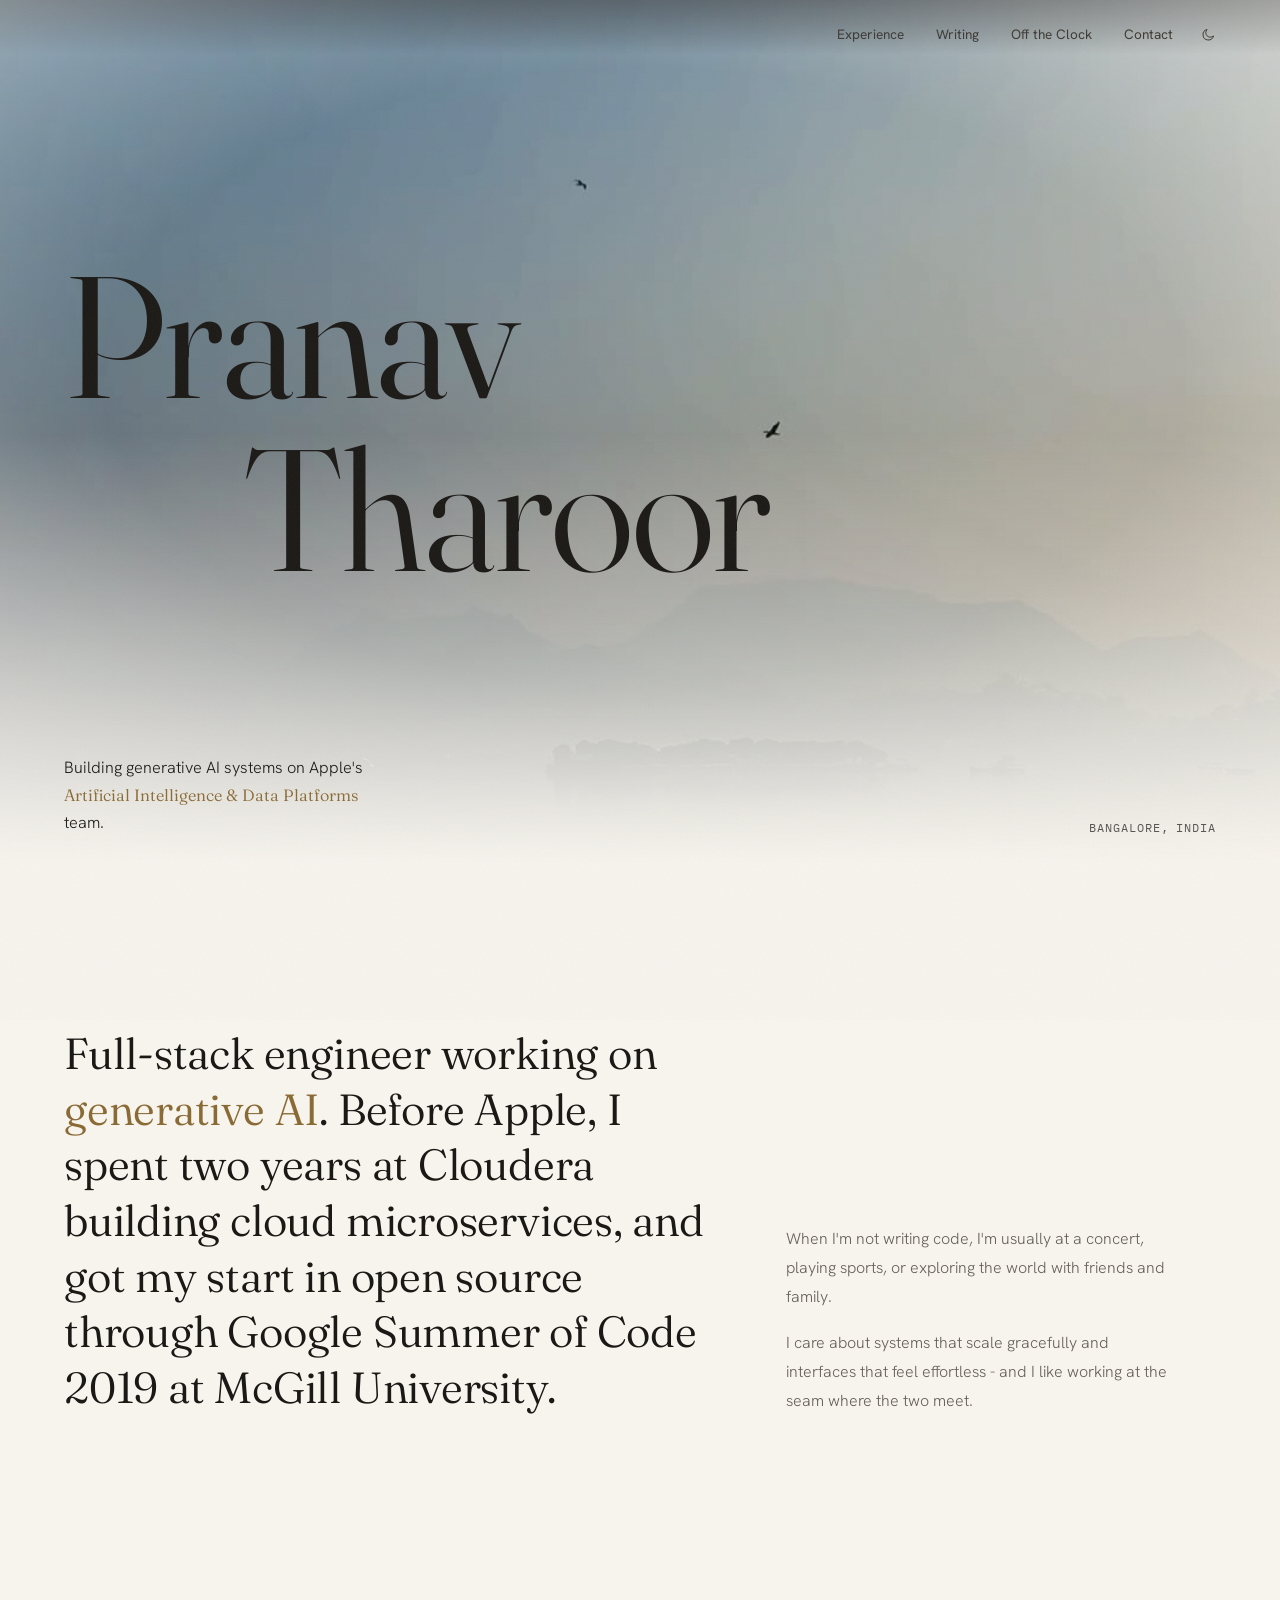
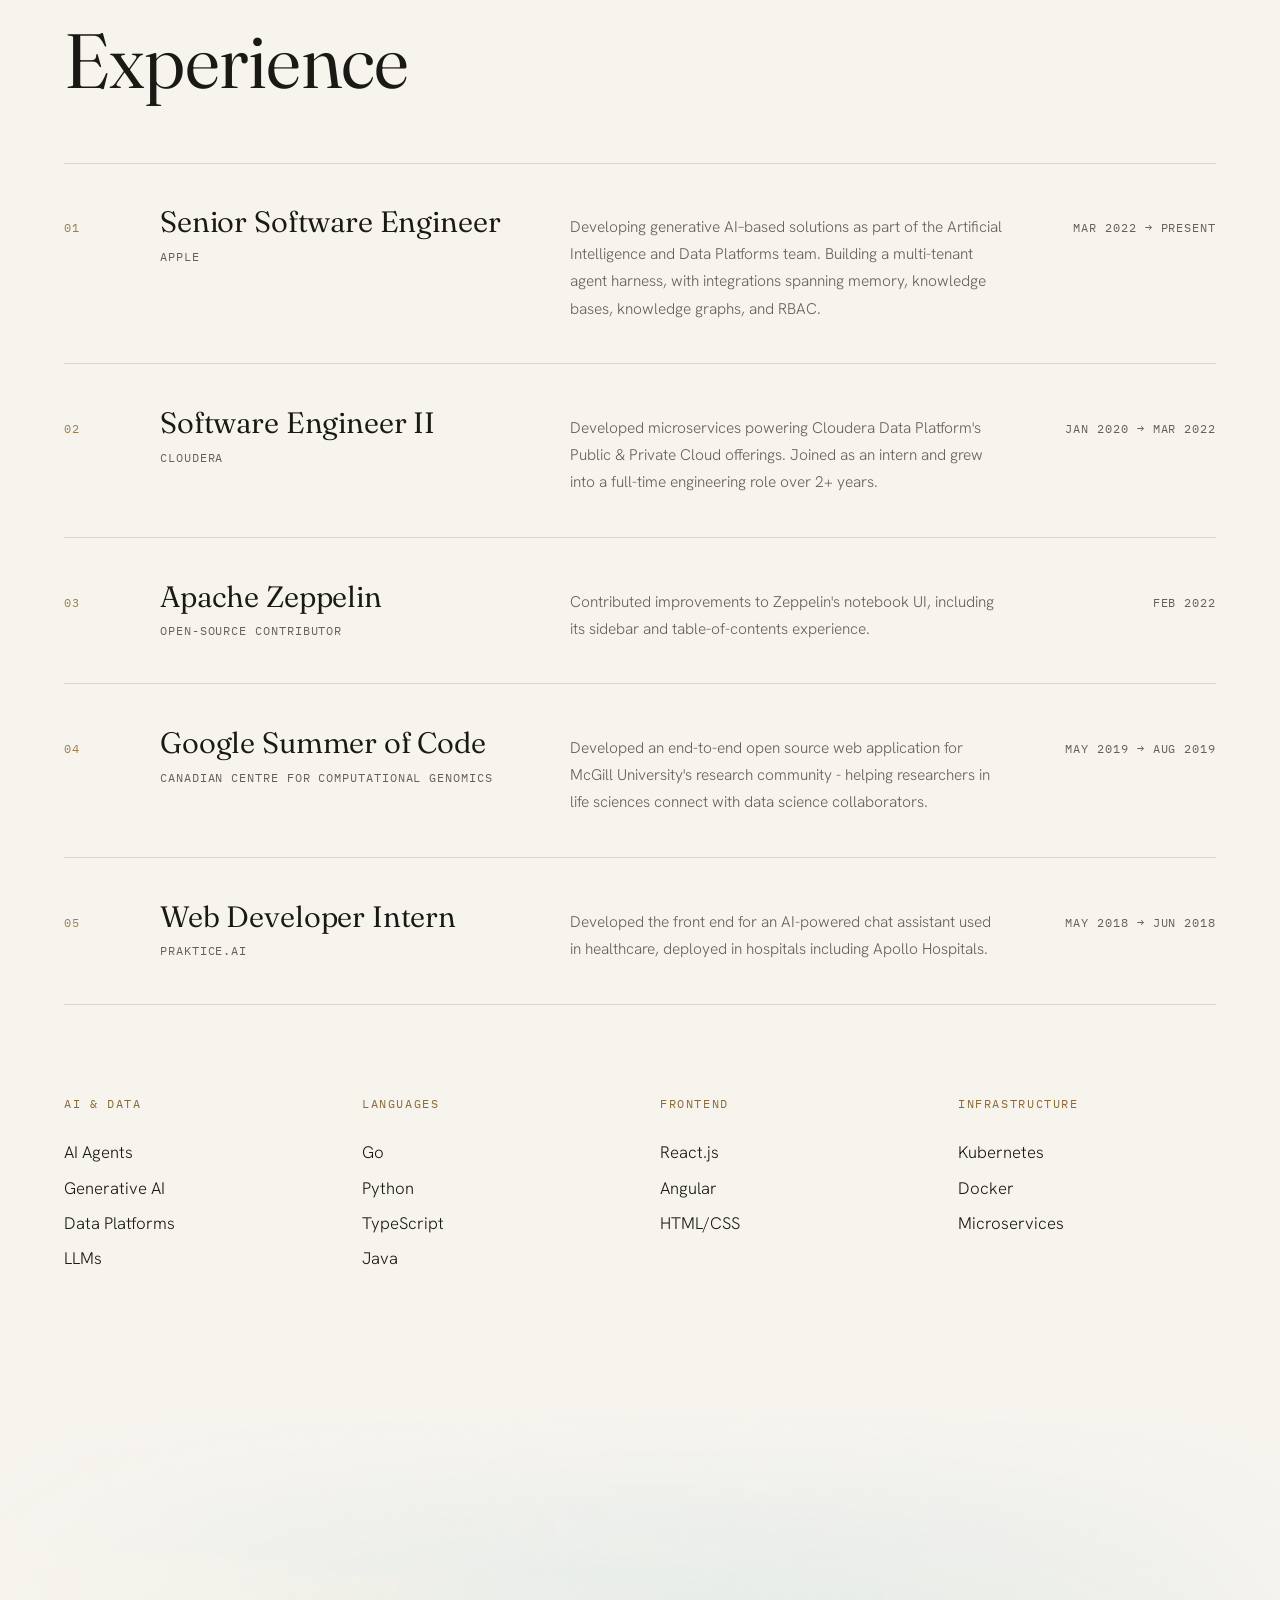
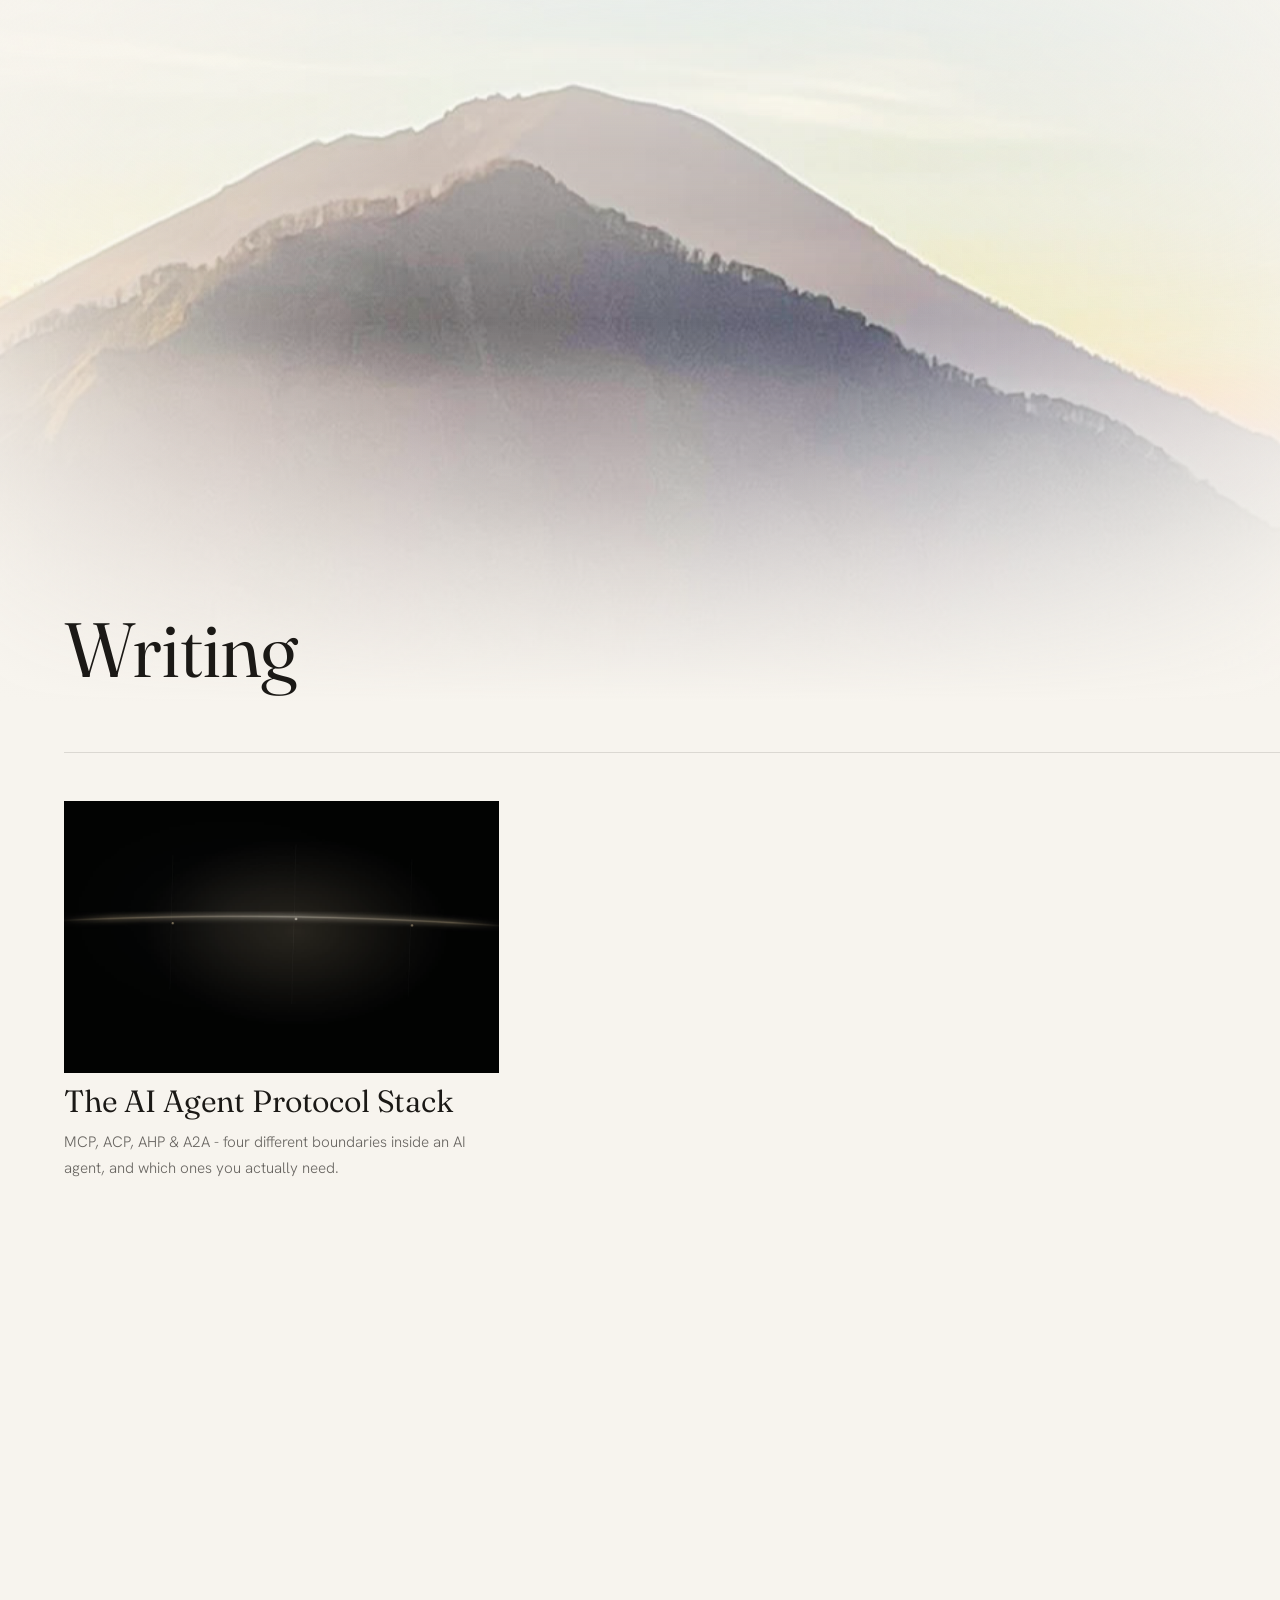
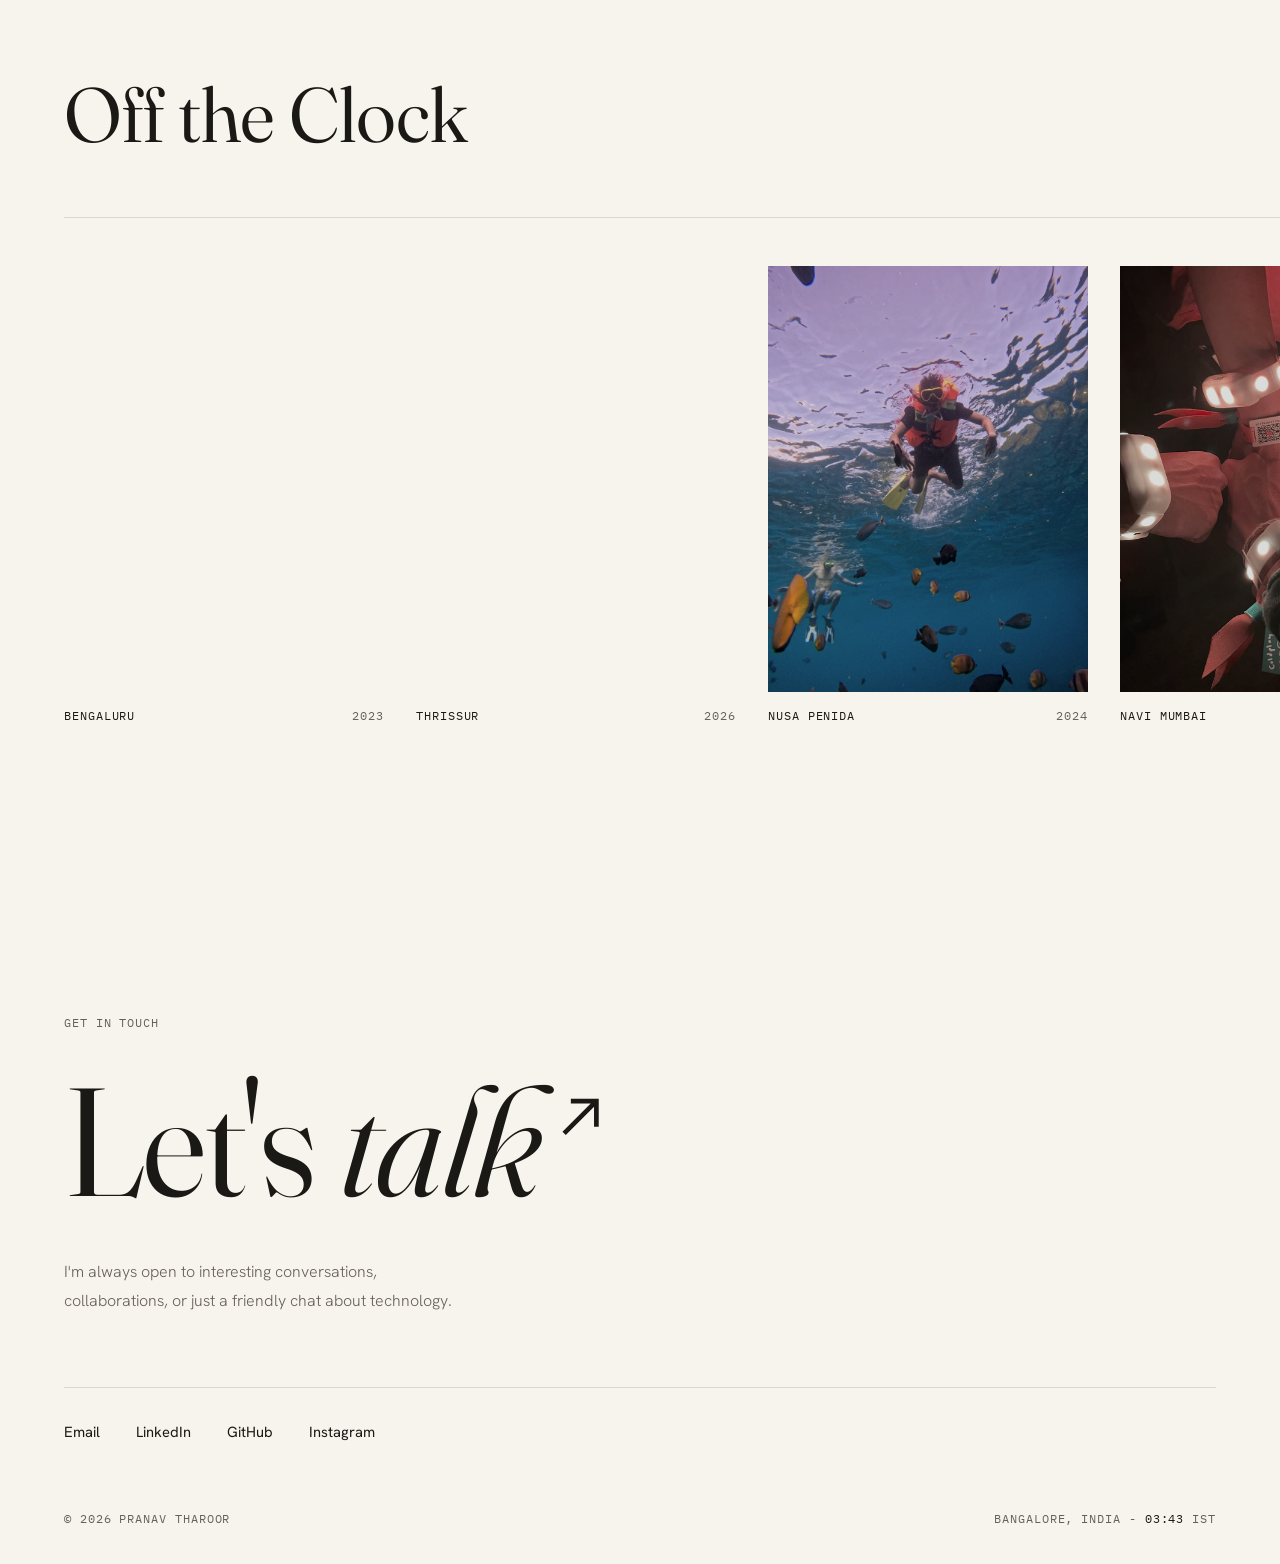
<file: index.html>
<!DOCTYPE html>
<!-- data-writing is the switch for the Writing section: "off" ships without
     it, "on" ships it. Nothing else needs changing — the indices renumber
     themselves and Mount Batur moves back into Off the Clock when it is off. -->
<html lang="en" data-writing="on">
  <head>
    <!-- Stamps data-theme before the <style> below ever paints, so a stored
         preference that disagrees with the system (dark system, saved
         light choice) never flashes the wrong theme first. Blocking and
         inline on purpose — anything deferred runs after first paint.
         Also creates the theme-color meta tag here (not as a static tag
         below) so browser chrome — Safari/Chrome's address bar, iOS's
         status bar — starts in the right color instead of flashing dark
         then correcting once the deferred toggle script runs. --ink's
         two values, kept in sync by hand since a meta tag can't read a
         CSS custom property; the toggle script further down keeps this
         same tag in sync on every later theme change. -->
    <script>
      (function () {
        var stored = null;
        try {
          stored = localStorage.getItem("theme");
        } catch (e) {}
        if (stored === "light" || stored === "dark") {
          document.documentElement.dataset.theme = stored;
        }
        var isLight = stored === "light" || (!stored && window.matchMedia("(prefers-color-scheme: light)").matches);
        var meta = document.createElement("meta");
        meta.setAttribute("name", "theme-color");
        meta.setAttribute("content", isLight ? "#f7f4ee" : "#0d0d0f");
        document.head.appendChild(meta);
      })();
    </script>
    <meta charset="UTF-8" />
    <meta name="viewport" content="width=device-width, initial-scale=1.0" />
    <title>Pranav Tharoor</title>
    <meta
      name="description"
      content="Building generative AI systems on Apple's Artificial Intelligence &amp; Data Platforms team, based in Bangalore. Portfolio, writing, and personal projects."
    />
    <link rel="canonical" href="https://pranavtharoor.com/" />

    <!-- Social preview. og:image must be an absolute URL — crawlers do not
         resolve relative paths. Bump the ?v when og.jpg is replaced, or
         Facebook and LinkedIn will keep serving the cached old one. -->
    <meta property="og:type" content="website" />
    <meta property="og:site_name" content="Pranav Tharoor" />
    <meta property="og:url" content="https://pranavtharoor.com/" />
    <meta property="og:title" content="Pranav Tharoor" />
    <meta
      property="og:description"
      content="Building generative AI systems on Apple's Artificial Intelligence &amp; Data Platforms team, based in Bangalore. Portfolio, writing, and personal projects."
    />
    <meta
      property="og:image"
      content="https://pranavtharoor.com/img/og.jpg?v=1"
    />
    <meta property="og:image:type" content="image/jpeg" />
    <meta property="og:image:width" content="1200" />
    <meta property="og:image:height" content="630" />
    <meta property="og:image:alt" content="Pranav Tharoor" />
    <meta name="twitter:card" content="summary_large_image" />
    <meta name="twitter:title" content="Pranav Tharoor" />
    <meta
      name="twitter:description"
      content="Building generative AI systems on Apple's Artificial Intelligence &amp; Data Platforms team, based in Bangalore. Portfolio, writing, and personal projects."
    />
    <meta
      name="twitter:image"
      content="https://pranavtharoor.com/img/og.jpg?v=1"
    />

    <!-- Structured data, so search engines tie the name to the right person.
         Deliberately no email here — it is already a mailto link in the page,
         and repeating it as structured data only makes harvesting tidier. -->
    <script type="application/ld+json">
      {
        "@context": "https://schema.org",
        "@type": "Person",
        "name": "Pranav Tharoor",
        "url": "https://pranavtharoor.com/",
        "image": "https://pranavtharoor.com/img/og.jpg",
        "jobTitle": "Senior Software Engineer",
        "worksFor": { "@type": "Organization", "name": "Apple" },
        "address": {
          "@type": "PostalAddress",
          "addressLocality": "Bangalore",
          "addressRegion": "Karnataka",
          "addressCountry": "IN"
        },
        "knowsAbout": [
          "Generative AI",
          "Large Language Models",
          "Data Platforms",
          "Distributed Systems"
        ],
        "sameAs": [
          "https://github.com/pranavtharoor",
          "https://in.linkedin.com/in/pranavtharoor"
        ]
      }
    </script>

    <link rel="icon" type="image/svg+xml" href="/favicon.svg" />
    <link rel="icon" type="image/png" sizes="32x32" href="/favicon-32.png" />
    <link rel="apple-touch-icon" href="/apple-touch-icon.png" />
    <link rel="preconnect" href="https://fonts.googleapis.com" />
    <link rel="preconnect" href="https://fonts.gstatic.com" crossorigin="" />
    <link
      href="https://fonts.googleapis.com/css2?family=Fraunces:ital,opsz,wght@0,9..144,300..500;1,9..144,300..500&amp;family=Hanken+Grotesk:wght@300;400;500&amp;family=IBM+Plex+Mono:wght@400;500&amp;display=swap"
      rel="stylesheet"
    />
    <style>
      *,
      *::before,
      *::after {
        box-sizing: border-box;
        margin: 0;
        padding: 0;
      }

      /* ————— THEME —————
         --ink/--bone/--muted/--gold/--line are page chrome: they flip
         between the dark and light blocks below. The hero video and the
         Writing section's pinned photograph are graded footage, not
         chrome — same reason the print sheet forces gold to near-black
         rather than trying to make champagne work on paper. Text sitting
         on that footage (the hero masthead, Writing's title/index, nav)
         still flips with the theme same as everywhere else; what stays
         put instead is the footage's own overlay gradients — see
         .hero-video::after, .wr-veil and nav::after, each with a light-
         theme override that washes toward white instead of black once
         the text sitting on them needs to go dark to match. --ink-fixed
         is the one token that stays put on purpose: ::selection's text
         colour, which sits on a gold highlight in both themes and has no
         reason to flip with it. */
      :root {
        --ink: #0d0d0f;
        --ink-soft: #131315;
        --bone: #eae7e1;
        --muted: #8f8c85;
        --gold: #c2a87c;
        --line: rgba(234, 231, 225, 0.12);

        --ink-fixed: #0d0d0f;

        --serif: "Fraunces", Georgia, serif;
        --sans: "Hanken Grotesk", -apple-system, sans-serif;
        --mono: "IBM Plex Mono", monospace;
        --ease: cubic-bezier(0.19, 1, 0.22, 1);
      }
      /* System default: only applies while nothing has been chosen by hand
         (the [data-theme] blocks below both outrank this on specificity). */
      @media (prefers-color-scheme: light) {
        :root {
          --ink: #f7f4ee;
          --ink-soft: #efebe2;
          --bone: #1b1916;
          --muted: #66605a;
          --gold: #8a6b35;
          --line: rgba(20, 18, 14, 0.12);
        }
      }
      :root[data-theme="dark"] {
        --ink: #0d0d0f;
        --ink-soft: #131315;
        --bone: #eae7e1;
        --muted: #8f8c85;
        --gold: #c2a87c;
        --line: rgba(234, 231, 225, 0.12);
      }
      :root[data-theme="light"] {
        --ink: #f7f4ee;
        --ink-soft: #efebe2;
        --bone: #1b1916;
        --muted: #66605a;
        --gold: #8a6b35;
        --line: rgba(20, 18, 14, 0.12);
      }

      html {
        scroll-behavior: smooth;
      }

      body {
        font-family: var(--sans);
        font-weight: 300;
        background: var(--ink);
        color: var(--bone);
        line-height: 1.6;
        font-size: 16px;
        overflow-x: hidden;
      }

      ::selection {
        background: var(--gold);
        color: var(--ink-fixed);
      }

      em {
        font-family: var(--serif);
        font-style: italic;
        font-weight: 340;
      }

      .mono {
        font-family: var(--mono);
        font-size: 0.72rem;
        font-weight: 400;
        letter-spacing: 0.08em;
        text-transform: uppercase;
      }

      /* ————— FILM GRAIN ————— */
      .grain {
        position: fixed;
        inset: -120px;
        z-index: 300;
        pointer-events: none;
        opacity: 0.05;
        background-image: url("data:image/svg+xml,%3Csvg xmlns='http://www.w3.org/2000/svg' width='280' height='280'%3E%3Cfilter id='n'%3E%3CfeTurbulence type='fractalNoise' baseFrequency='0.85' numOctaves='2' stitchTiles='stitch'/%3E%3C/filter%3E%3Crect width='100%25' height='100%25' filter='url(%23n)'/%3E%3C/svg%3E");
        animation: grain 1.4s steps(7) infinite;
      }
      @keyframes grain {
        0% {
          transform: translate(0, 0);
        }
        20% {
          transform: translate(-40px, 30px);
        }
        40% {
          transform: translate(30px, -50px);
        }
        60% {
          transform: translate(-50px, -20px);
        }
        80% {
          transform: translate(40px, 40px);
        }
        100% {
          transform: translate(0, 0);
        }
      }

      /* ————— BIRD —————
         z-index 90 sits above .hero-frame (2) and every section, below nav
         (100) and the grain (300) — so it passes behind the nav glass and
         gets dithered by the grain like everything else on the page.

         --bone rather than --muted: bone is the body text colour, so every
         scrim on this page (.hero-video::after, .wr-scrim, .wr-veil) already
         exists to keep it legible over the footage in both themes, and the
         bird inherits all of that for free. --muted is the token that failed
         exactly this test once already — see the hardcoded override on
         .nav-links a. */
      .bird {
        position: fixed;
        left: 0;
        top: var(--y, 0px);
        z-index: 90;
        width: var(--w, 20px);
        height: var(--w, 20px);
        pointer-events: none;
        color: var(--bone);
        opacity: 0;
        /* -100% is the element's own width, so it rests exactly off-screen —
           no vw overshoot to reason about against body's overflow-x: hidden. */
        transform: translate3d(-100%, 0, 0);
      }
      .bird.is-flying {
        opacity: 0.38;
        animation: fly var(--t) linear var(--delay, 0s) var(--dir, normal)
          forwards;
      }
      /* linear, and a single `to` stop. animation-timing-function applies per
         keyframe interval, so the default ease across stops at 0/50/100 would
         decelerate the bird to a near-stop mid-screen and accelerate it out
         again. A distant bird holds its speed; holding it also means the
         drift can be monotonic, so there is no midpoint to declare. */
      @keyframes fly {
        to {
          transform: translate3d(100vw, var(--rise, 0px), 0);
        }
      }
      /* The flap is a vertical mirror of the same path: scaleY(1) is wings up,
         scaleY(-1) is wings down, and the pass through zero is the
         wings-level frame we would otherwise have to draw. transform-box:
         view-box puts the origin on the body at 12,12, so the wings move and
         the body holds still.

         Three beats then a glide — a gull cruises far more than it flaps, and
         a mark that flaps without pause for twenty seconds is the one thing
         most likely to read as a sprite. The short downstroke against the
         longer recovery is most of what sells it. Scoped to .is-flying so
         there is no infinite animation parked on an idle element. */
      .bird.is-flying path {
        transform-box: view-box;
        /* Both of these are load-bearing. SVG child elements default to
           transform-origin: 0 0, not 50% 50% like HTML — without this the
           scaleY(-1) downstroke mirrors the path clean out of the top of the
           viewBox, where it is clipped, and the bird vanishes on every
           wingbeat. With view-box, 50% 50% is the body at (12,12). */
        transform-origin: 50% 50%;
        animation: flap var(--fw, 2.4s) ease-in-out infinite;
      }
      @keyframes flap {
        0%,
        8% {
          transform: scaleY(0.35);
        }
        15% {
          transform: scaleY(-1);
        }
        26% {
          transform: scaleY(1);
        }
        33% {
          transform: scaleY(-1);
        }
        44% {
          transform: scaleY(1);
        }
        51% {
          transform: scaleY(-1);
        }
        62%,
        100% {
          transform: scaleY(0.35);
        }
      }

      /* ————— NAV ————— */
      nav {
        position: fixed;
        top: 0;
        left: 0;
        right: 0;
        z-index: 100;
        display: flex;
        align-items: center;
        justify-content: space-between;
        padding: 0 5vw;
        height: 68px;
      }
      /* The glass lives on a pseudo-element, not on nav itself, for two
         reasons: it has to reach past the bar to have anywhere to fade into,
         and a mask on it fades the blur as well as the tint. Masking is the
         whole trick — backdrop-filter is normally a hard-edged rectangle that
         stops dead at the element bounds, but when the element carries a mask
         the filtered backdrop is composited through it, so the blur can taper
         off the same way the darkness does. Full strength through the links,
         then out over the ~88px below them.

         The falloff is the (1 - t)^2.5 shape used by the Writing veil, for the
         same reason: a linear mask lands on zero with the slope still steep
         and the eye finds the line, which is the hard edge we are removing.
         Held opaque to 35% so the type keeps the full 0.35 tint it had before
         — above that line this is pixel-identical to the old bar.

         pointer-events matters here: the box extends 68px below the nav, and
         without this it would swallow clicks on whatever sits under it. */
      nav::before,
      nav::after {
        content: "";
        position: absolute;
        inset: 0 0 auto 0;
        z-index: -1;
        pointer-events: none;
        transition: opacity 0.5s var(--ease);
      }
      /* The blur. Masking is the whole trick — backdrop-filter is normally a
         hard-edged rectangle that stops dead at the element bounds, but when
         the element carries a mask the filtered backdrop composites through
         it, so the blur can taper instead of ending.

         Deliberately the shorter of the two layers. A masked backdrop-filter
         lays blurred content over sharp content, and through the middle of the
         ramp — roughly alpha 0.3 to 0.7 — that reads as ghosting around type.
         Keeping the blur short keeps that band to ~30px. Stretching this to
         match the tint would triple it and the page would just look smudged.

         Stops are in px, not percentages, so the opaque plateau stays welded
         to the type at 48px no matter what height this box is given. */
      nav::before {
        height: 140px;
        backdrop-filter: blur(16px) saturate(140%);
        -webkit-backdrop-filter: blur(16px) saturate(140%);
        -webkit-mask-image: linear-gradient(
          to bottom,
          rgba(0, 0, 0, 1) 0,
          rgba(0, 0, 0, 1) 48px,
          rgba(0, 0, 0, 0.727) 59px,
          rgba(0, 0, 0, 0.487) 71px,
          rgba(0, 0, 0, 0.279) 85px,
          rgba(0, 0, 0, 0.128) 100px,
          rgba(0, 0, 0, 0.042) 114px,
          rgba(0, 0, 0, 0.005) 129px,
          rgba(0, 0, 0, 0) 140px
        );
        mask-image: linear-gradient(
          to bottom,
          rgba(0, 0, 0, 1) 0,
          rgba(0, 0, 0, 1) 48px,
          rgba(0, 0, 0, 0.727) 59px,
          rgba(0, 0, 0, 0.487) 71px,
          rgba(0, 0, 0, 0.279) 85px,
          rgba(0, 0, 0, 0.128) 100px,
          rgba(0, 0, 0, 0.042) 114px,
          rgba(0, 0, 0, 0.005) 129px,
          rgba(0, 0, 0, 0) 140px
        );
      }
      /* The darkness, running nearly twice as far. This one is only a
         gradient — no filter — so its length costs nothing to composite, which
         is what lets the tint blend out over 240px while the blur above stays
         cheap and tight. Same (1 - t)^2.5 falloff as the Writing veil: a
         linear ramp lands on zero with the slope still steep and the eye finds
         the line, which is the edge being removed in the first place.
         Paints after ::before, so it darkens the blurred result. */
      nav::after {
        height: 240px;
        background: linear-gradient(
          to bottom,
          rgba(13, 13, 15, 0.35) 0,
          rgba(13, 13, 15, 0.35) 48px,
          rgba(13, 13, 15, 0.254) 73px,
          rgba(13, 13, 15, 0.17) 101px,
          rgba(13, 13, 15, 0.098) 133px,
          rgba(13, 13, 15, 0.045) 167px,
          rgba(13, 13, 15, 0.015) 201px,
          rgba(13, 13, 15, 0.002) 224px,
          rgba(13, 13, 15, 0) 240px
        );
      }
      /* Light theme: the glass lightens instead of darkens — nav text is
         dark now (see .nav-name), so it needs a light patch to sit on, same
         swap as the Writing scrim. Same falloff shape, recoloured via
         color-mix so each stop tracks whichever --ink is current. */
      :root[data-theme="light"] nav::after {
        background: linear-gradient(
          to bottom,
          color-mix(in srgb, var(--ink) 35%, transparent) 0,
          color-mix(in srgb, var(--ink) 35%, transparent) 48px,
          color-mix(in srgb, var(--ink) 25.4%, transparent) 73px,
          color-mix(in srgb, var(--ink) 17%, transparent) 101px,
          color-mix(in srgb, var(--ink) 9.8%, transparent) 133px,
          color-mix(in srgb, var(--ink) 4.5%, transparent) 167px,
          color-mix(in srgb, var(--ink) 1.5%, transparent) 201px,
          color-mix(in srgb, var(--ink) 0.2%, transparent) 224px,
          transparent 240px
        );
      }
      @media (prefers-color-scheme: light) {
        :root:not([data-theme="dark"]) nav::after {
          background: linear-gradient(
            to bottom,
            color-mix(in srgb, var(--ink) 35%, transparent) 0,
            color-mix(in srgb, var(--ink) 35%, transparent) 48px,
            color-mix(in srgb, var(--ink) 25.4%, transparent) 73px,
            color-mix(in srgb, var(--ink) 17%, transparent) 101px,
            color-mix(in srgb, var(--ink) 9.8%, transparent) 133px,
            color-mix(in srgb, var(--ink) 4.5%, transparent) 167px,
            color-mix(in srgb, var(--ink) 1.5%, transparent) 201px,
            color-mix(in srgb, var(--ink) 0.2%, transparent) 224px,
            transparent 240px
          );
        }
      }
      /* One state, driven by whether the masthead is still on screen — the
         glass and the small name arrive together as it passes behind.
         Keep them on the same trigger. Hanging the glass off the hero instead
         left a stretch where the masthead had gone, the small name was in, and
         the hero's own role line scrolled under a nav with nothing behind it.
         The glass is dropped over the hero at all because the video already
         carries its own top gradient — 0.72 ink at the top, out by 32%, so
         still 0.56 at the bar's 68px, ample ground for the links. Laying
         another 0.35 over that made the image 35% dimmer above the line than
         below. Fading the layer's opacity rather than animating
         backdrop-filter, which is expensive to interpolate and janky. */
      .nav--masthead::before,
      .nav--masthead::after {
        opacity: 0;
      }
      .nav-name {
        font-family: var(--serif);
        font-weight: 380;
        font-size: 1.05rem;
        letter-spacing: 0.01em;
        /* Flipping, not *-fixed: nav::after's glass lightens instead of
           darkening in light theme (see below), so dark text is what
           actually reads against it now. */
        color: var(--bone);
        text-decoration: none;
        transition: opacity 0.5s var(--ease), visibility 0.5s var(--ease);
      }
      /* Held back while the masthead is on screen — otherwise the name is set
         twice at once. visibility, not display: the nav is a space-between
         flex row, so removing the name from layout would slide the links left
         and back every time it toggles. It also drops out of the tab order
         while hidden, which opacity alone would not do. */
      .nav--masthead .nav-name {
        opacity: 0;
        visibility: hidden;
      }
      /* Groups the links and the theme toggle so nav keeps exactly two
         flex children — adding the toggle as a third would pull it to
         the bar's dead center instead of the right edge. */
      .nav-right {
        display: flex;
        align-items: center;
        gap: 1.75rem;
      }
      .nav-links {
        display: flex;
        gap: 2rem;
        list-style: none;
      }
      .nav-links a {
        color: var(--muted);
        text-decoration: none;
        font-size: 0.85rem;
        font-weight: 400;
        transition: color 0.2s ease;
      }
      .nav-links a:hover {
        color: var(--bone);
      }
      /* --muted reads fine at rest on dark, but on light it's a warm mid-
         grey that's too close to the (also light) glass behind it. Darker,
         fixed value rather than tuning --muted itself — that token is
         shared with job/contact copy elsewhere that isn't sitting on nav's
         glass and doesn't have the same contrast problem. */
      :root[data-theme="light"] .nav-links a {
        color: #3d3a35;
      }
      @media (prefers-color-scheme: light) {
        :root:not([data-theme="dark"]) .nav-links a {
          color: #3d3a35;
        }
      }
      /* Theme toggle — plain icon button, same restrained language as the
         nav links: no fill, no border, a hover tint and nothing else. */
      .theme-toggle {
        display: flex;
        align-items: center;
        justify-content: center;
        background: none;
        border: none;
        padding: 0.4rem;
        margin: -0.4rem;
        color: var(--muted);
        cursor: pointer;
        transition: color 0.2s ease;
      }
      .theme-toggle:hover {
        color: var(--gold);
      }
      :root[data-theme="light"] .theme-toggle {
        color: #3d3a35;
      }
      @media (prefers-color-scheme: light) {
        :root:not([data-theme="dark"]) .theme-toggle {
          color: #3d3a35;
        }
      }
      .theme-toggle svg {
        width: 15px;
        height: 15px;
        display: block;
      }
      /* Icon shown = theme a click switches to. The inline script in <head>
         always resolves and stamps data-theme before first paint (including
         mirroring system preference when nothing has been chosen by hand),
         so these two rules are the only ones that matter with JS on. The
         media query is strictly a no-JS fallback. */
      .theme-toggle [data-icon-moon] {
        display: none;
      }
      :root[data-theme="light"] .theme-toggle [data-icon-sun] {
        display: none;
      }
      :root[data-theme="light"] .theme-toggle [data-icon-moon] {
        display: block;
      }
      @media (prefers-color-scheme: light) {
        :root:not([data-theme]) .theme-toggle [data-icon-sun] {
          display: none;
        }
        :root:not([data-theme]) .theme-toggle [data-icon-moon] {
          display: block;
        }
      }

      /* ————— HERO ————— */
      #hero {
        position: relative;
        height: 100vh;
        min-height: 620px;
        overflow: hidden;
      }

      .hero-video {
        position: absolute;
        inset: 0;
        opacity: 0;
        animation: fade-in 1.8s ease 0.2s forwards;
      }
      .hero-video video {
        position: absolute;
        top: 0;
        left: 0;
        width: 100%;
        height: 115%;
        object-fit: cover;
        object-position: center 40%;
        transform: rotateY(180deg) translate3d(0, var(--parallax, 0px), 0);
        filter: grayscale(0.15) contrast(1.05) brightness(0.72);
        will-change: transform;
      }
      /* iOS paints its own play button over any paused video — including over
         a poster while autoplay is still being refused. Cover every shadow
         part, and apply it to the strip clips too, not just the hero. */
      video::-webkit-media-controls,
      video::-webkit-media-controls-enclosure,
      video::-webkit-media-controls-panel,
      video::-webkit-media-controls-panel-container,
      video::-webkit-media-controls-overlay-play-button,
      video::-webkit-media-controls-play-button,
      video::-webkit-media-controls-start-playback-button {
        display: none !important;
        -webkit-appearance: none !important;
        opacity: 0 !important;
        pointer-events: none !important;
        height: 0 !important;
        width: 0 !important;
      }
      .hero-video::after {
        content: "";
        position: absolute;
        inset: 0;
        /* Corner vignette and the top scrim (nav legibility) stay literal,
           fixed-dark — mood grading on the footage itself. Only the bottom
           stop is a page-boundary handoff, so it alone follows the theme:
           the video now resolves into whichever colour the section below
           it actually is. */
        background: radial-gradient(
            110% 90% at 50% 42%,
            transparent 42%,
            rgba(13, 13, 15, 0.6) 100%
          ),
          linear-gradient(
            to bottom,
            rgba(13, 13, 15, 0.72) 0%,
            transparent 32%,
            /* color-mix, not the bare "transparent" keyword: fading a
               variable color straight to transparent interpolates through
               transparent BLACK, which is invisible against dark --ink but
               shows as a muddy grey dip once --ink is a light cream. */
              color-mix(in srgb, var(--ink) 0%, transparent) 62%,
            var(--ink) 100%
          );
        pointer-events: none;
      }
      /* Light theme: the video washes toward white rather than black, since
         the masthead sitting on it is dark text now (see .hero-name). Kept
         as a full override rather than re-tokenizing the rule above —
         the stop positions themselves change, not just the colour, so a
         var() swap alone can't do this. A sliver of the original dark top
         scrim survives (0-6%) purely so the permanently-dark nav glass
         still has *something* dark immediately behind it. Past that the
         video is left alone until 48% — a much wider untouched band than
         earlier passes at this, so most of the frame stays visible footage
         — then washes to white by 96%, near the very bottom edge, so it
         still resolves cleanly into the section below. Radial corner
         vignette pushed out to match (38% vs. the earlier 20%). */
      :root[data-theme="light"] .hero-video::after {
        background: radial-gradient(
            110% 90% at 50% 42%,
            transparent 38%,
            var(--ink) 100%
          ),
          linear-gradient(
            to bottom,
            rgba(13, 13, 15, 0.5) 0%,
            transparent 6%,
            color-mix(in srgb, var(--ink) 0%, transparent) 48%,
            var(--ink) 96%
          );
      }
      @media (prefers-color-scheme: light) {
        :root:not([data-theme="dark"]) .hero-video::after {
          background: radial-gradient(
              110% 90% at 50% 42%,
              transparent 38%,
              var(--ink) 100%
            ),
            linear-gradient(
              to bottom,
              rgba(13, 13, 15, 0.5) 0%,
              transparent 6%,
              color-mix(in srgb, var(--ink) 0%, transparent) 48%,
              var(--ink) 96%
            );
        }
      }

      .hero-frame {
        position: relative;
        z-index: 2;
        height: 100%;
        display: flex;
        flex-direction: column;
        padding: 100px 5vw 7vh;
      }
      /* Two auto margins rather than justify-content, because the frame has
         two children now and space-between would pin the masthead to the top
         padding — a ~250px jump up the page. Auto margins are resolved before
         justify-content and split the free space evenly between them, which
         reproduces what space-between gave across three children: an equal gap
         above the masthead and below it, both scaling with viewport height.
         Measured, the masthead lands within 9px of where it used to sit. */
      .hero-name,
      .hero-bottom {
        margin-top: auto;
      }

      .hero-name {
        font-family: var(--serif);
        font-weight: 360;
        font-size: clamp(4.2rem, 13.5vw, 13.5rem);
        line-height: 0.94;
        letter-spacing: -0.01em;
        /* Flipping, not *-fixed: light theme washes the lower half of the
           video toward white (see .hero-video::after), so the masthead
           needs to go dark there rather than staying bone regardless. */
        color: var(--bone);
      }
      .hero-name .line {
        display: block;
        overflow: hidden;
        padding-bottom: 0.06em;
      }
      .hero-name .line-inner {
        display: block;
        transform: translateY(112%);
        animation: rise 1.3s var(--ease) 0.25s forwards;
      }
      .hero-name .line--2 {
        margin-left: clamp(2.5rem, 14vw, 15rem);
      }
      .hero-name .line--2 .line-inner {
        animation-delay: 0.38s;
        font-style: normal;
        font-weight: 340;
      }

      .hero-bottom {
        display: flex;
        justify-content: space-between;
        align-items: flex-end;
        gap: 2rem;
        opacity: 0;
        animation: fade-in 1s ease 1.1s forwards;
      }
      .hero-role {
        max-width: 34ch;
        font-size: 1.02rem;
        font-weight: 300;
        color: var(--bone);
        line-height: 1.65;
      }
      .hero-role em {
        font-style: normal;
        color: var(--gold);
      }
      /* The fourth corner. Dimmer than the role beside it so the pair reads as
         statement and marginal note rather than two equal lines. color-mix,
         not a literal bone rgba, so this dims whichever bone is current. */
      .hero-where {
        color: color-mix(in srgb, var(--bone) 72%, transparent);
        white-space: nowrap;
      }

      @keyframes rise {
        to {
          transform: translateY(0);
        }
      }
      @keyframes fade-in {
        to {
          opacity: 1;
        }
      }

      /* ————— MARQUEE ————— */
      .marquee {
        border-top: 1px solid var(--line);
        border-bottom: 1px solid var(--line);
        padding: 1.1rem 0;
        overflow: hidden;
      }
      .marquee-track {
        display: flex;
        width: max-content;
        animation: marquee 42s linear infinite;
      }
      .marquee-set {
        display: flex;
        align-items: baseline;
        gap: 2.75rem;
        padding-right: 2.75rem;
        white-space: nowrap;
      }
      .mq-sans {
        font-size: 0.8rem;
        font-weight: 400;
        letter-spacing: 0.22em;
        text-transform: uppercase;
        color: var(--muted);
      }
      .mq-serif {
        font-family: var(--serif);
        font-style: italic;
        font-weight: 340;
        font-size: 1.15rem;
        color: var(--bone);
      }
      .mq-dot {
        color: var(--gold);
        font-size: 0.8rem;
      }
      @keyframes marquee {
        to {
          transform: translateX(-50%);
        }
      }

      /* ————— SECTIONS ————— */
      section {
        padding: clamp(6rem, 14vh, 10rem) 5vw;
      }

      .sec-head {
        display: flex;
        align-items: baseline;
        justify-content: space-between;
        gap: 2rem;
        margin-bottom: clamp(3rem, 7vh, 5rem);
      }
      .sec-title {
        font-family: var(--serif);
        font-weight: 360;
        font-size: clamp(2.6rem, 6vw, 4.8rem);
        line-height: 1;
        letter-spacing: -0.01em;
      }

      /* ————— STATEMENT / ABOUT ————— */
      #about {
        display: grid;
        grid-template-columns: 1.5fr 1fr;
        gap: clamp(2.5rem, 6vw, 6rem);
        align-items: end;
      }
      .statement-lead {
        font-family: var(--serif);
        font-weight: 340;
        font-size: clamp(1.7rem, 3.4vw, 3rem);
        line-height: 1.28;
        letter-spacing: -0.005em;
      }
      .statement-lead em {
        font-style: normal;
        color: var(--gold);
      }
      .statement-body {
        display: flex;
        flex-direction: column;
        gap: 1.1rem;
        max-width: 44ch;
      }
      .statement-body p {
        color: var(--muted);
        font-size: 1rem;
        line-height: 1.8;
      }

      /* ————— EXPERIENCE ————— */
      #experience {
        padding-top: clamp(4rem, 9vh, 7rem);
      }
      .jobs {
        list-style: none;
        border-top: 1px solid var(--line);
      }
      .job {
        display: grid;
        /* Each <li> is its own grid, so an "auto" last column sizes to that
           row's own date text. Every date used to read "Mmm YYYY -> Mmm
           YYYY" (always 19 characters), so they all happened to land on the
           same width - fixing it in ch (the date is .mono, genuinely
           monospace) keeps that alignment for any date text, long or short. */
        grid-template-columns: 3.5rem 1.15fr 1.35fr 19ch;
        gap: 2.5rem;
        align-items: baseline;
        padding: 2.6rem 0;
        border-bottom: 1px solid var(--line);
      }
      .job-idx {
        color: var(--gold);
        opacity: 0.85;
      }
      .job-role {
        font-family: var(--serif);
        font-weight: 360;
        font-size: clamp(1.4rem, 2.3vw, 2rem);
        line-height: 1.15;
        letter-spacing: -0.005em;
      }
      .job-co {
        display: block;
        margin-top: 0.55rem;
        color: var(--muted);
      }
      /* Same underline-draw as .contact-links a, reused here for the one job
         with somewhere to send you: the official listing and the org's own
         thank-you page. currentColor keeps it right in both themes without
         a separate override. */
      .job-role a,
      .job-co a {
        color: inherit;
        text-decoration: none;
        padding-bottom: 2px;
        background-image: linear-gradient(currentColor, currentColor);
        background-size: 0% 1px;
        background-position: left bottom;
        background-repeat: no-repeat;
        transition: background-size 0.35s var(--ease), color 0.2s ease;
      }
      .job-role a:hover,
      .job-co a:hover {
        color: var(--gold);
        background-size: 100% 1px;
      }
      .job-desc {
        color: var(--muted);
        font-size: 0.97rem;
        line-height: 1.75;
        max-width: 56ch;
      }
      .job-date {
        color: var(--muted);
        white-space: nowrap;
        justify-self: end;
      }

      /* ————— CAPABILITIES —————
         No longer its own section — folded into Experience, one skills
         grid under the job list rather than a second heading.
         Deliberately no border-top: the last .job already closes the list
         with its own border-bottom, so a rule here would be a second
         hairline with nothing but whitespace between the two. The gap
         below plus the gold labels are the separation. */
      .caps {
        display: grid;
        grid-template-columns: repeat(4, 1fr);
        gap: 2.5rem;
        margin-top: clamp(4.5rem, 10vh, 7.5rem);
      }
      .cap h4 {
        font-family: var(--mono);
        font-size: 0.72rem;
        font-weight: 400;
        letter-spacing: 0.14em;
        text-transform: uppercase;
        color: var(--gold);
        margin-bottom: 1.4rem;
      }
      .cap ul {
        list-style: none;
      }
      .cap li {
        font-size: 1.05rem;
        font-weight: 300;
        color: var(--bone);
        line-height: 2.1;
      }

      /* ————— FEATURE FLAG —————
         The script removes the section outright, but it runs at the end of the
         body, and #writing is two screens tall — so CSS is what stops it
         painting and reflowing first. Hiding it here also means the plates are
         never fetched (a lazy image inside display:none does not load), and
         that the flag still holds with JavaScript off. */
      [data-writing="off"] #writing,
      [data-writing="off"] .nav-writing {
        display: none;
      }

      /* ————— WRITING —————
         The Mount Batur photograph is used the way the hero video is: as
         environment, never captioned. It is three plates of the same frame —
         the original, an inpainted backfill, and a cut-out foreground — panned
         at different rates, so the valley recedes while the ridge, the huts and
         the people hold their place. Everything visible is from the photograph.

         #writing sets padding: 0 on purpose. The base `section` rule adds 5vw
         down both sides, which on a full-bleed image reads as two black gaps;
         the horizontal padding belongs on .wr-content instead. */
      #writing {
        padding: 0;
      }
      /* #writing-top is the anchor target (see the header markup below) —
         native anchor scrolling puts its top flush with the viewport top,
         which tucks it straight under the fixed 68px nav. Clear the bar
         plus a little breathing room. */
      #writing-top {
        scroll-margin-top: 180px;
      }
      .wr-stage {
        position: relative;
        --p: 0;
        --mx: 0;
        --my: 0;
      }
      .wr-viewport {
        position: sticky;
        top: 0;
        height: 100svh;
        overflow: hidden;
        background: var(--ink);
      }
      /* isolate, or .wr-atmos would soft-light against the page behind it */
      .wr-scene {
        position: absolute;
        inset: 0;
        overflow: hidden;
        isolation: isolate;
      }
      .wr-plate {
        position: absolute;
        inset: -4%;
        width: 108%;
        height: 108%;
        object-fit: cover;
        object-position: 50% calc(38% + (var(--p) * 18%));
        will-change: transform, object-position, opacity;
      }
      /* The untouched frame is the opaque ground the two plates fade in over,
         and it holds full opacity until .wr-back has completely covered it.
         Do not turn this back into a symmetric crossfade: stacked over --ink
         two half-faded layers composite to a + b(1 - a), not to 1, so the sky
         and the far ridge sank to ~35% brightness and lifted back — a dark
         pulse landing exactly as the first line of type arrived. The
         foreground hid it, being a third layer on top. Nothing here fades out
         until something opaque is already covering it.

         .wr-back is a full-frame yuv420p WebP with no alpha, which is what
         makes it safe to treat as that cover. */
      .wr-original {
        opacity: clamp(0, calc(1 - ((var(--p) - 0.1) * 20)), 1);
        transform: scale(1.025);
      }
      .wr-back {
        opacity: clamp(0, calc(var(--p) * 14), 1);
        transform: scale(1.025)
          translate3d(calc(var(--mx) * -0.7%), calc(var(--my) * -0.4%), 0);
      }
      .wr-fore {
        opacity: clamp(0, calc(var(--p) * 18), 1);
        object-position: 50% calc(38% + (var(--p) * 34%));
        transform: scale(1.07)
          translate3d(
            calc(var(--mx) * 2.6%),
            calc(-2vh + (var(--my) * 1.7%)),
            0
          );
        filter: saturate(1.03) contrast(1.02);
      }
      /* A plate that 404s would leave a black hole, so fall back to the flat
         original — which is already what the first frame shows. */
      .wr-flat .wr-back,
      .wr-flat .wr-fore {
        display: none;
      }
      .wr-flat .wr-original {
        opacity: 1;
      }
      .wr-atmos {
        position: absolute;
        inset: 0;
        z-index: 2;
        pointer-events: none;
        background: radial-gradient(
            ellipse 75% 45% at 52% calc(93% - (var(--p) * 38%)),
            rgba(255, 232, 201, 0.13),
            transparent 66%
          ),
          linear-gradient(
            to bottom,
            rgba(4, 10, 15, 0.06),
            transparent 32%,
            rgba(3, 7, 7, 0.28)
          );
        mix-blend-mode: soft-light;
      }
      /* Held back at the start so the opening is pure photograph, and faded in
         by the time the first line of type arrives over it. */
      .wr-scrim {
        position: absolute;
        inset: 0;
        z-index: 3;
        pointer-events: none;
        background: linear-gradient(
          to bottom,
          rgba(13, 13, 15, 0.34),
          rgba(13, 13, 15, 0.58)
        );
        opacity: clamp(0, calc((var(--p) - 0.06) * 5), 1);
      }
      /* Light theme: the card list's text is dark now (see .wr-title), so
         the scrim has to lighten the photo behind it for contrast instead
         of darkening it — same job, opposite direction. */
      :root[data-theme="light"] .wr-scrim {
        background: linear-gradient(
          to bottom,
          color-mix(in srgb, var(--ink) 34%, transparent),
          color-mix(in srgb, var(--ink) 58%, transparent)
        );
      }
      @media (prefers-color-scheme: light) {
        :root:not([data-theme="dark"]) .wr-scrim {
          background: linear-gradient(
            to bottom,
            color-mix(in srgb, var(--ink) 34%, transparent),
            color-mix(in srgb, var(--ink) 58%, transparent)
          );
        }
      }
      /* Long eased ramps top and bottom, so the photograph resolves out of the
         page instead of butting against it.

         The shape matters more than the length here. A two-stop gradient falls
         linearly and lands on zero with the slope still steep, so the eye
         finds the exact line where it ends — which is what read as a hard edge
         no matter how far the old 26% ramp was stretched. These follow
         (1 - t)^2.5: a quick shoulder near the edge, then a long tail that
         arrives at zero with zero slope. The tail is the part that reads as
         feathered. Area under the curve is 1/3.5, so 46% of these carries the
         same total ink as 26% of a linear ramp — longer and softer without
         actually darkening more of the picture.

         Two layers rather than one stop list, so each edge tunes separately;
         `to top` measures the second from the bottom, which lets it reuse the
         same stops mirrored. They must not overlap — 46 + 40 < 100.

         Banding is handled by the global .grain sitting above this at 0.05,
         which dithers the ramp. Remove the grain and these will show steps. */
      .wr-veil {
        position: absolute;
        inset: 0;
        z-index: 4;
        pointer-events: none;
        /* Corner vignette stays literal, fixed-dark in this (dark-theme)
           version — mood grading on the photo itself. The top/bottom ramps
           are the page-boundary handoff the comment above describes, so
           those follow the theme; each fades to color-mix rather than the
           bare "transparent" keyword; see the matching note on
           .hero-video::after for why. Light theme overrides the whole
           thing below, corner vignette included this time. */
        background: linear-gradient(
            to bottom,
            var(--ink) 0%,
            color-mix(in srgb, var(--ink) 0%, transparent) 46%
          ),
          linear-gradient(
            to top,
            var(--ink) 0%,
            color-mix(in srgb, var(--ink) 0%, transparent) 40%
          ),
          radial-gradient(
            circle,
            rgba(42, 123, 155, 0) 0%,
            rgba(0, 0, 0, 1) 100%
          );
      }
      /* Light theme: everything above resolves to white instead of black —
         the card list's title/index text is dark now (see .wr-title /
         .wr-idx), so a dark vignette would fight it instead of framing it.
         Pushed much earlier than the dark version's 46%/40% (58%/42%, only
         2% apart) so white dominates most of the frame rather than just the
         edges, and the corner vignette — left dark above — goes white too. */
      :root[data-theme="light"] .wr-veil {
        background: linear-gradient(
            to bottom,
            var(--ink) 0%,
            color-mix(in srgb, var(--ink) 0%, transparent) 58%
          ),
          linear-gradient(
            to top,
            var(--ink) 0%,
            color-mix(in srgb, var(--ink) 0%, transparent) 42%
          ),
          radial-gradient(
            circle,
            color-mix(in srgb, var(--ink) 0%, transparent) 30%,
            var(--ink) 100%
          );
      }
      @media (prefers-color-scheme: light) {
        :root:not([data-theme="dark"]) .wr-veil {
          background: linear-gradient(
              to bottom,
              var(--ink) 0%,
              color-mix(in srgb, var(--ink) 0%, transparent) 58%
            ),
            linear-gradient(
              to top,
              var(--ink) 0%,
              color-mix(in srgb, var(--ink) 0%, transparent) 42%
            ),
            radial-gradient(
              circle,
              color-mix(in srgb, var(--ink) 0%, transparent) 30%,
              var(--ink) 100%
            );
        }
      }
      /* Pulled back over the pinned viewport so the type scrolls independently
         of the picture. Deliberately not display:flex — the articles are block
         children and a stray flex row is exactly how this broke the first time. */
      .wr-content {
        position: relative;
        z-index: 2;
        margin-top: -100svh;
        padding: 90vh 5vw 46vh;
      }
      /* Editorial cards over the existing pinned/parallax mountain scene. */
      .wr-list {
        list-style: none;
        display: flex;
        gap: clamp(1.25rem, 2.5vw, 2.25rem);
        border-top: 1px solid var(--line);
        padding-top: 3rem;
        margin-right: -5vw;
        padding-right: 5vw;
        overflow-x: auto;
        /* Declared, not left to default. `visible` computes to `auto` the
           moment the other axis is not visible, so overflow-x alone quietly
           makes this vertically scrollable too — and then anything that
           overhangs by a pixel becomes a stray vertical drag inside the
           strip. That is what the reveal's 28px translate was doing. */
        overflow-y: hidden;
        overscroll-behavior-x: contain;
        scroll-snap-type: x proximity;
        scrollbar-width: none;
        -ms-overflow-style: none;
      }
      .wr-list::-webkit-scrollbar {
        display: none;
      }
      .wr-item {
        flex: 0 0 auto;
        width: clamp(320px, 34vw, 470px);
        scroll-snap-align: start;
        padding: 0;
      }
      /* Only the first card is built yet, so only it gets a link — an
         unbuilt draft has nowhere to point. */
      .wr-link {
        display: block;
        color: inherit;
        text-decoration: none;
      }
      .wr-media {
        display: block;
        width: 100%;
        aspect-ratio: 16 / 10;
        object-fit: cover;
        filter: grayscale(0.3) brightness(0.72) contrast(1.06);
        transition: filter 0.55s var(--ease), transform 0.7s var(--ease);
      }
      .wr-item:hover .wr-media {
        filter: grayscale(0) brightness(0.9) contrast(1.02);
        transform: scale(1.018);
      }
      .wr-meta {
        display: flex;
        align-items: baseline;
        justify-content: space-between;
        gap: 1rem;
        margin-top: 0.95rem;
      }
      .wr-idx {
        color: var(--gold);
        opacity: 0.85;
      }
      .wr-type {
        color: color-mix(in srgb, var(--bone) 50%, transparent);
      }
      /* No explicit color here — inherits body text color, which now
         flips correctly: light theme washes this section's own backdrop
         toward white (see .wr-veil/.wr-scrim), so dark text is the
         readable choice there, same as everywhere else on the page. */
      .wr-title {
        margin-top: 0.65rem;
        font-family: var(--serif);
        font-weight: 360;
        font-size: clamp(1.55rem, 2.4vw, 2.25rem);
        line-height: 1.15;
        letter-spacing: -0.005em;
      }
      .wr-blurb {
        margin-top: 0.7rem;
        color: color-mix(in srgb, var(--bone) 66%, transparent);
        font-size: 0.95rem;
        line-height: 1.7;
        max-width: 48ch;
      }
      .wr-state {
        color: color-mix(in srgb, var(--bone) 50%, transparent);
      }

      /* ————— OFF THE CLOCK ————— */
      #offtheclock {
        padding-top: clamp(4rem, 9vh, 7rem);
      }
      .otc-strip {
        display: flex;
        gap: clamp(1.25rem, 2.5vw, 2.25rem);
        border-top: 1px solid var(--line);
        padding-top: 3rem;
        /* bleed off the right edge — the strip should feel like it continues */
        margin-right: -5vw;
        padding-right: 5vw;
        overflow-x: auto;
        overscroll-behavior-x: contain;
        scroll-snap-type: x proximity;
        scrollbar-width: none;
        -ms-overflow-style: none;
      }
      .otc-strip::-webkit-scrollbar {
        display: none;
      }
      .otc-item {
        flex: 0 0 auto;
        width: clamp(215px, 25vw, 330px);
        scroll-snap-align: start;
      }
      .otc-media {
        display: block;
        width: 100%;
        aspect-ratio: 3 / 4;
        object-fit: cover;
        filter: grayscale(0.32) brightness(0.86);
        transition: filter 0.55s var(--ease);
      }
      .otc-item:hover .otc-media {
        filter: grayscale(0) brightness(1);
      }
      /* The poster is painted underneath the video as well, because the poster
         frame itself is not shown for the whole wait: play() clears it, and
         with preload="none" nothing is decoded until after that, so the
         element paints empty in between — a black flash before the clip
         starts. A background layer is not tied to that state, so it holds the
         image until the first frame covers it. Same URL as the poster
         attribute, which the browser fetches anyway, so it costs no request.
         Sits inside the element, so it is graded and hovered with the clip. */
      video.otc-media {
        background-size: cover;
        background-position: center;
        background-repeat: no-repeat;
      }
      .otc-cap {
        display: flex;
        align-items: baseline;
        justify-content: space-between;
        gap: 1rem;
        margin-top: 0.95rem;
        color: var(--muted);
      }
      .otc-where {
        color: var(--bone);
      }

      /* ————— CONTACT / FOOTER ————— */
      #contact {
        padding: clamp(7rem, 18vh, 12rem) 5vw 2.2rem;
        display: flex;
        flex-direction: column;
      }
      .contact-kicker {
        color: var(--muted);
        margin-bottom: 2rem;
      }
      .contact-giant {
        font-family: var(--serif);
        font-weight: 360;
        font-size: clamp(3.6rem, 12vw, 11.5rem);
        line-height: 1;
        letter-spacing: -0.01em;
        color: var(--bone);
        text-decoration: none;
        width: fit-content;
      }
      .contact-giant em {
        font-weight: 340;
        transition: color 0.3s ease;
        /* Safari has been seen leaving a sliver of the old colour unpainted
           at fine stroke intersections (the k's diagonal meeting its stem)
           when this transition fires - a stale-raster repaint quirk, not a
           clipping bug: computed style is uniformly gold throughout. Forcing
           its own compositing layer makes it redraw in full on every frame
           instead of patching a cached glyph mask. */
        transform: translateZ(0);
        backface-visibility: hidden;
      }
      .contact-giant .arrow {
        display: inline-block;
        font-size: 0.42em;
        width: 1em;
        height: 1em;
        vertical-align: 0.72em;
        margin-left: 0.12em;
        transition: transform 0.35s var(--ease);
      }
      .contact-giant .arrow svg {
        display: block;
        width: 100%;
        height: 100%;
      }
      .contact-giant:hover em {
        color: var(--gold);
      }
      .contact-giant:hover .arrow {
        transform: translate(0.18em, -0.18em);
      }
      .contact-note {
        margin-top: 2.5rem;
        max-width: 44ch;
        color: var(--muted);
        font-size: 1rem;
        line-height: 1.8;
      }
      .contact-links {
        display: flex;
        flex-wrap: wrap;
        gap: 2.25rem;
        margin-top: clamp(3.5rem, 8vh, 6rem);
        padding-top: 2rem;
        border-top: 1px solid var(--line);
      }
      .contact-links a {
        color: var(--bone);
        text-decoration: none;
        font-size: 0.92rem;
        font-weight: 400;
        padding-bottom: 2px;
        background-image: linear-gradient(currentColor, currentColor);
        background-size: 0% 1px;
        background-position: left bottom;
        background-repeat: no-repeat;
        transition: background-size 0.35s var(--ease), color 0.2s ease;
      }
      .contact-links a:hover {
        color: var(--gold);
        background-size: 100% 1px;
      }
      .foot-bar {
        display: flex;
        justify-content: space-between;
        gap: 1rem;
        margin-top: 4rem;
        color: var(--muted);
      }
      .foot-bar .js-clock {
        color: var(--bone);
        transition: color 0.45s var(--ease);
      }

      /* ————— SCROLL REVEALS ————— */
      [data-reveal] {
        opacity: 0;
        transform: translateY(28px);
        transition: opacity 1s var(--ease), transform 1s var(--ease);
        transition-delay: var(--d, 0s);
      }
      [data-reveal].is-in {
        opacity: 1;
        transform: none;
      }

      /* ————— DISPERSAL —————
         Click a bird mid-flight, or type "flock", and whatever text is on
         screen comes apart into birds. Scoped to the viewport, not to the
         masthead: the whole point of the bird is that it crosses wherever
         you happen to be reading, so a payoff that only plays in the hero
         would be invisible almost every time it fired.

         Per block, and deliberately not per character. Wrapping each letter
         in its own span is the only way to fade them independently, but it
         breaks kerning pairs and ligatures, so the line re-lays-out the
         instant it wraps and the text visibly shifts. Not tunable — it is
         inherent to splitting the run.

         No positional stagger either: against a 3s flight a 0.6s wave is
         invisible, but against a 0.4s fade it is the dominant read, so the
         birds looked simultaneous while the text stepped block by block.
         Both now go at once with only small random jitter. */
      .dsp {
        transition: opacity 0.4s var(--ease), filter 0.4s var(--ease);
      }
      /* Doubled up as .dsp.dsp-out rather than .dsp-out alone, and declared
         after [data-reveal] on purpose. Several text blocks carry data-reveal
         on the element that holds the text — .statement-lead, .contact-giant,
         .contact-note, .contact-kicker — and [data-reveal].is-in sets
         opacity: 1 at (0,2,0). A bare .dsp-out is (0,1,0) and loses to it, so
         those blocks stayed put while their <em> children, which are not
         reveal targets, faded out from under them. Matching the specificity
         and winning on source order is what fixes it. */
      .dsp.dsp-out {
        opacity: 0;
        filter: blur(5px);
      }
      .crow {
        position: fixed;
        z-index: 95;
        pointer-events: none;
        color: var(--bone);
        opacity: 0;
        /* A gentle S rather than a hard ease-out: the bird settles into its
           drift instead of being flung. */
        animation: crow var(--d) cubic-bezier(0.3, 0.1, 0.3, 1) var(--delay)
          forwards;
      }
      @keyframes crow {
        0% {
          /* Starts near glyph size, not at nothing — the bird should look
             like it was already there in the shape of the letter, rather
             than popping into being over the top of it. */
          opacity: 0;
          transform: translate3d(0, 0, 0) scale(0.7) rotate(0deg);
        }
        14% {
          opacity: 0.85;
        }
        70% {
          opacity: 0.5;
        }
        100% {
          opacity: 0;
          transform: translate3d(var(--dx), var(--dy), 0) scale(var(--s))
            rotate(var(--rot));
        }
      }
      /* Same flap as the drifting bird, wound tighter — a bird that has just
         taken off beats faster than a cruising one — but not to a flutter. */
      .crow path {
        transform-box: view-box;
        transform-origin: 50% 50%;
        animation: flap var(--fw) ease-in-out infinite;
      }
      /* Clickable only while it is actually crossing. fill is none and the
         hit path below is stroke-only, so the target is a thin band along
         the bird rather than its whole square box — which is what keeps it
         from swallowing clicks meant for the links it passes over. No
         pointer cursor, deliberately: same reasoning as the footer clock,
         the only tell should be that something happens. */
      .bird-hit {
        stroke: transparent;
      }
      /* pointer-events stays none on the <svg> itself: setting it to auto
         there makes the whole square box a target, which is the click
         interception this was meant to avoid. The child opts back in on its
         own, so only the fat invisible stroke band is hittable. */
      .bird.is-flying .bird-hit {
        pointer-events: stroke;
      }

      /* ————— REDUCED MOTION ————— */
      @media (prefers-reduced-motion: reduce) {
        html {
          scroll-behavior: auto;
        }
        .grain,
        .marquee-track,
        .hero-video,
        .hero-bottom,
        .hero-name .line-inner {
          animation: none;
        }
        .hero-video,
        .hero-bottom {
          opacity: 1;
        }
        .hero-name .line-inner {
          transform: none;
        }
        [data-reveal] {
          opacity: 1;
          transform: none;
          transition: none;
        }
        /* both still hand over, just without the crossfade */
        nav::before,
        nav::after,
        .nav-name {
          transition: none;
        }
        .otc-media {
          transition: none;
        }
        /* --p never leaves 0, so the plates hold the untouched frame. Unpin the
           viewport too, or the section is two screens of dead scroll for an
           image that no longer moves. */
        .wr-media {
          transition: none;
        }
      }

      /* ————— RESPONSIVE ————— */
      @media (max-width: 900px) {
        .job {
          grid-template-columns: 3rem 1fr 19ch;
          gap: 1.25rem 1.5rem;
        }
        .job-desc {
          grid-column: 2 / -1;
        }
        /* job-desc spanning columns 2-3 pushes the auto-placement cursor past
           row 1's 3rd cell, so job-date (next in DOM order, no explicit
           placement) skips it and lands in row 3 col 1 instead — the idx
           column, 3rem wide, where a full date string has nowhere to go but
           off the left edge. Pin it back to where it visually belongs: next
           to the role, on the row above the description. */
        .job-date {
          grid-row: 1;
          grid-column: 3;
        }
        .caps {
          grid-template-columns: repeat(2, 1fr);
          gap: 3rem 2rem;
        }
        #about {
          grid-template-columns: 1fr;
          align-items: start;
        }
        .wr-item {
          width: min(72vw, 400px);
        }
      }
      @media (max-width: 640px) {
        .nav-links {
          display: none;
        }
        .hero-frame {
          padding-bottom: 9vh;
        }
        .hero-name {
          font-size: clamp(3.4rem, 16.5vw, 6rem);
        }
        .hero-name .line--2 {
          margin-left: 10vw;
        }
        /* stacks the location under the role rather than squeezing both onto
           one line — there is no room for a right-hand corner on a phone */
        .hero-bottom {
          flex-direction: column;
          gap: 0.6rem;
          align-items: flex-start;
        }
        .job {
          grid-template-columns: 1fr auto;
        }
        .job-idx {
          display: none;
        }
        .job-desc {
          grid-column: 1 / -1;
        }
        /* Only 2 columns here, so the 900px fix above (row 1, col 3) no
           longer exists — cancel it back to auto-placement, which already
           puts the date on its own line under the description and reads
           fine at this width. */
        .job-date {
          grid-row: auto;
          grid-column: 1;
        }
        .caps {
          grid-template-columns: 1fr;
          gap: 2.5rem;
        }
        .wr-item {
          width: 82vw;
        }
        .foot-bar {
          flex-direction: column;
          gap: 0.4rem;
        }
      }

      /* ————— PRINT —————
         Cmd+P should produce a clean one-page CV, which is why there is no
         longer a Resume.pdf to keep in sync. Ink-on-paper, film and photos
         dropped, link targets spelled out because paper has no hyperlinks. */
      @media print {
        @page {
          margin: 16mm 15mm;
        }
        body {
          background: #fff !important;
          color: #111 !important;
          font-size: 10pt;
          line-height: 1.5;
        }
        .grain,
        nav,
        .marquee,
        #offtheclock,
        /* Cmd+P is the CV — a bird mid-flight would print onto it */
        .bird,
        /* unpublished drafts are not CV material, and the backdrop is a screen
           effect that would print as a grey slab */
        #writing,
        .hero-video,
        .foot-bar,
        .contact-giant .arrow,
        .contact-kicker {
          display: none !important;
        }
        [data-reveal] {
          opacity: 1 !important;
          transform: none !important;
          transition: none !important;
        }
        section,
        #experience {
          padding: 0 0 7mm !important;
        }
        /* Masthead becomes a CV letterhead */
        #hero {
          height: auto !important;
          min-height: 0 !important;
          overflow: visible !important;
          page-break-after: avoid;
        }
        .hero-frame {
          display: block !important;
          height: auto !important;
          padding: 0 0 5mm !important;
        }
        /* block, so the location drops under the role at the left margin
           instead of sitting out in the right corner as it does on screen */
        .hero-bottom {
          display: block !important;
          opacity: 1 !important;
          animation: none !important;
          color: #111 !important;
        }
        .hero-name {
          font-size: 26pt !important;
          line-height: 1.05 !important;
          color: #111 !important;
          margin-bottom: 2mm;
        }
        .hero-name .line {
          display: inline !important;
          overflow: visible !important;
        }
        .hero-name .line-inner {
          display: inline !important;
          transform: none !important;
          animation: none !important;
        }
        .hero-name .line--2 {
          margin-left: 0.25em !important;
        }
        .hero-role {
          max-width: none !important;
          font-size: 10pt !important;
          color: #111 !important;
        }
        .hero-role em,
        .statement-lead em,
        .cap h4,
        .contact-giant em,
        .job-idx {
          color: #111 !important;
        }
        .statement-lead {
          font-size: 13pt !important;
          line-height: 1.35 !important;
        }
        .statement-body p,
        .job-desc,
        .job-date,
        .job-co,
        /* sets its own --bone-alpha colour, so inheriting #111 from
           .hero-bottom does not reach it — on white it would all but vanish */
        .hero-where,
        .contact-note {
          color: #333 !important;
        }
        #about {
          display: block !important;
        }
        .statement-body {
          max-width: none !important;
          margin-top: 3mm;
        }
        .sec-head {
          margin-bottom: 4mm !important;
          page-break-after: avoid;
        }
        .sec-title {
          font-size: 15pt !important;
        }
        .jobs {
          border-top: 1px solid #ccc !important;
        }
        .job {
          grid-template-columns: 1fr auto !important;
          gap: 1mm 5mm !important;
          padding: 3mm 0 !important;
          border-bottom: 1px solid #ccc !important;
          page-break-inside: avoid;
        }
        .job-idx {
          display: none !important;
        }
        .job-role {
          font-size: 11.5pt !important;
        }
        .job-desc {
          grid-column: 1 / -1 !important;
          max-width: none !important;
          font-size: 9.5pt !important;
        }
        /* No border-top here either — same double-hairline as on screen,
           since the last .job already rules off above it. */
        .caps {
          grid-template-columns: repeat(4, 1fr) !important;
          margin-top: 6mm !important;
          gap: 5mm !important;
          page-break-inside: avoid;
        }
        .cap li {
          font-size: 9.5pt !important;
          line-height: 1.7 !important;
          color: #111 !important;
        }
        #contact {
          padding: 5mm 0 0 !important;
          page-break-inside: avoid;
        }
        .contact-giant {
          font-size: 18pt !important;
          color: #111 !important;
        }
        .contact-note {
          margin-top: 3mm !important;
          font-size: 9.5pt !important;
        }
        .contact-links {
          border-top: 1px solid #ccc !important;
          margin-top: 5mm !important;
          padding-top: 3mm !important;
          gap: 2mm 6mm !important;
        }
        .contact-links a {
          color: #111 !important;
          background-image: none !important;
        }
        /* Paper has no hyperlinks — print where each one actually goes */
        .contact-links a::after {
          content: " - " attr(href);
          font-family: var(--mono);
          font-size: 8pt;
          color: #666;
        }
      }
    </style>
  </head>
  <body>
    <div class="grain" aria-hidden="true"></div>

    <!-- The hero footage already has herons and gulls drifting through it;
         this carries one off the video and onto the rest of the page.

         It rests at opacity 0 with no animation, which is what makes the
         no-JS and prefers-reduced-motion cases free: the script never adds
         .is-flying, so there is nothing for the reduced-motion block to undo.
         The mark is deliberately symmetric — a gull at 20px has no readable
         facing, which is what lets direction be animation-direction rather
         than a second element holding a scaleX flip. -->
    <svg
      class="bird"
      aria-hidden="true"
      viewBox="0 0 24 24"
      fill="none"
      stroke="currentColor"
      stroke-width="1.75"
      stroke-linecap="round"
    >
      <!-- Body sits exactly on (12,12), the transform origin the flap mirrors
           about, so the wings move and the body holds. The kink at the body
           is the whole trick: control points that arrive horizontally give a
           smooth U that reads as a smile, not a bird. -->
      <path d="M3.5 5 Q8 6.5 12 12 Q16 6.5 20.5 5" />
      <!-- Invisible fat-stroke twin, purely a hit target. The visible stroke
           is ~2.5px at full size, which is not a fair thing to ask anyone to
           click on a moving object; this widens the band to ~11px without
           widening it to the whole bounding box. -->
      <path class="bird-hit" stroke-width="22" d="M3.5 5 Q8 6.5 12 12 Q16 6.5 20.5 5" />
    </svg>

    <!-- NAV -->
    <!-- starts hidden, since the page opens on the masthead — set here rather
         than by the script so the name cannot flash before the first paint -->
    <nav class="nav--masthead">
      <a class="nav-name" href="#hero">Pranav Tharoor</a>
      <div class="nav-right">
        <ul class="nav-links">
          <li><a href="#experience">Experience</a></li>
          <li class="nav-writing"><a href="#writing-top">Writing</a></li>
          <li><a href="#offtheclock">Off the Clock</a></li>
          <li><a href="#contact">Contact</a></li>
        </ul>
        <button
          type="button"
          class="theme-toggle"
          data-theme-toggle
          aria-label="Switch to light theme"
        >
          <svg
            data-icon-sun
            viewBox="0 0 24 24"
            fill="none"
            stroke="currentColor"
            stroke-width="1.6"
          >
            <circle cx="12" cy="12" r="4.2" />
            <path
              d="M12 2.5v2.4M12 19.1v2.4M4.6 4.6l1.7 1.7M17.7 17.7l1.7 1.7M2.5 12h2.4M19.1 12h2.4M4.6 19.4l1.7-1.7M17.7 6.3l1.7-1.7"
            />
          </svg>
          <svg
            data-icon-moon
            viewBox="0 0 24 24"
            fill="none"
            stroke="currentColor"
            stroke-width="1.6"
          >
            <path d="M20 14.2A8.5 8.5 0 1 1 9.8 4a6.6 6.6 0 0 0 10.2 10.2Z" />
          </svg>
        </button>
      </div>
    </nav>

    <!-- HERO -->
    <header id="hero">
      <div class="hero-video">
        <!-- poster carries the hero when autoplay is refused outright, as iOS
             Low Power Mode does regardless of how often we retry play() -->
        <video
          autoplay
          muted
          loop
          playsinline
          webkit-playsinline
          preload="auto"
          poster="img/hero-poster.jpg"
        >
          <source src="img/IMG_1265.MP4" type="video/mp4" />
        </video>
      </div>
      <div class="hero-frame">
        <h1 class="hero-name">
          <span class="line"><span class="line-inner">Pranav</span></span>
          <span class="line line--2"
            ><span class="line-inner">Tharoor</span></span
          >
        </h1>
        <div class="hero-bottom">
          <p class="hero-role">
            Building generative AI systems on Apple's
            <em>Artificial Intelligence &amp; Data Platforms</em> team.
          </p>
          <span class="hero-where mono">Bangalore, India</span>
        </div>
      </div>
    </header>

    <!-- MARQUEE — hidden for now; remove `hidden` to bring it back. -->
    <div class="marquee" aria-hidden="true" hidden>
      <div class="marquee-track">
        <div class="marquee-set">
          <span class="mq-sans">Generative AI</span>
          <span class="mq-dot">·</span>
          <span class="mq-serif">Full-stack Engineering</span>
          <span class="mq-dot">·</span>
          <span class="mq-sans">AI Agents</span>
          <span class="mq-dot">·</span>
          <span class="mq-serif">Data Platforms</span>
          <span class="mq-dot">·</span>
          <span class="mq-sans">Open Source</span>
          <span class="mq-dot">·</span>
          <span class="mq-serif">Applied AI Engineer</span>
          <span class="mq-dot">·</span>
          <span class="mq-sans">Cloud Microservices</span>
          <span class="mq-dot">·</span>
          <span class="mq-serif">Large Language Models</span>
          <span class="mq-dot">·</span>
        </div>
        <div class="marquee-set">
          <span class="mq-sans">Generative AI</span>
          <span class="mq-dot">·</span>
          <span class="mq-serif">Full-stack Engineering</span>
          <span class="mq-dot">·</span>
          <span class="mq-sans">AI Agents</span>
          <span class="mq-dot">·</span>
          <span class="mq-serif">Data Platforms</span>
          <span class="mq-dot">·</span>
          <span class="mq-sans">Open Source</span>
          <span class="mq-dot">·</span>
          <span class="mq-serif">Applied AI Engineer</span>
          <span class="mq-dot">·</span>
          <span class="mq-sans">Cloud Microservices</span>
          <span class="mq-dot">·</span>
          <span class="mq-serif">Large Language Models</span>
          <span class="mq-dot">·</span>
        </div>
      </div>
    </div>

    <!-- ABOUT -->
    <section id="about">
      <p class="statement-lead" data-reveal>
        Full-stack engineer working on <em>generative AI</em>. Before Apple, I
        spent two years at Cloudera building cloud microservices, and got my
        start in open source through Google Summer of Code 2019 at McGill
        University.
      </p>
      <div class="statement-body" data-reveal style="--d: 0.15s">
        <p>
          When I'm not writing code, I'm usually at a concert, playing sports,
          or exploring the world with friends and family.
        </p>
        <p>
          I care about systems that scale gracefully and interfaces that feel
          effortless - and I like working at the seam where the two meet.
        </p>
      </div>
    </section>

    <!-- EXPERIENCE -->
    <section id="experience">
      <div class="sec-head" data-reveal>
        <h2 class="sec-title">Experience</h2>
      </div>
      <ol class="jobs">
        <li class="job" data-reveal>
          <span class="job-idx mono">01</span>
          <div>
            <h3 class="job-role">Senior Software Engineer</h3>
            <span class="job-co mono">Apple</span>
          </div>
          <p class="job-desc">
            Developing generative AI–based solutions as part of the Artificial
            Intelligence and Data Platforms team. Building a multi-tenant
            agent harness, with integrations spanning memory, knowledge
            bases, knowledge graphs, and RBAC.
          </p>
          <span class="job-date mono">Mar 2022 → Present</span>
        </li>
        <li class="job" data-reveal>
          <span class="job-idx mono">02</span>
          <div>
            <h3 class="job-role">Software Engineer II</h3>
            <span class="job-co mono">Cloudera</span>
          </div>
          <p class="job-desc">
            Developed microservices powering Cloudera Data Platform's Public
            &amp; Private Cloud offerings. Joined as an intern and grew into a
            full-time engineering role over 2+ years.
          </p>
          <span class="job-date mono">Jan 2020 → Mar 2022</span>
        </li>
        <li class="job" data-reveal>
          <span class="job-idx mono">03</span>
          <div>
            <h3 class="job-role">Apache Zeppelin</h3>
            <span class="job-co mono"
              ><a
                href="https://zeppelin.apache.org/releases/zeppelin-release-0.10.1"
                target="_blank"
                rel="noopener"
                >Open-source Contributor</a
              ></span
            >
          </div>
          <p class="job-desc">
            Contributed improvements to Zeppelin's notebook UI, including its
            sidebar and table-of-contents experience.
          </p>
          <span class="job-date mono">Feb 2022</span>
        </li>
        <li class="job" data-reveal>
          <span class="job-idx mono">04</span>
          <div>
            <h3 class="job-role">
              <a
                href="https://summerofcode.withgoogle.com/archive/2019/projects/6479427641278464"
                target="_blank"
                rel="noopener"
                >Google Summer of Code</a
              >
            </h3>
            <span class="job-co mono"
              ><a
                href="https://computationalgenomics.ca/gsoc-2019/"
                target="_blank"
                rel="noopener"
                >Canadian Centre for Computational Genomics</a
              ></span
            >
          </div>
          <p class="job-desc">
            Developed an end-to-end open source web application for McGill
            University's research community - helping researchers in life
            sciences connect with data science collaborators.
          </p>
          <span class="job-date mono">May 2019 → Aug 2019</span>
        </li>
        <li class="job" data-reveal>
          <span class="job-idx mono">05</span>
          <div>
            <h3 class="job-role">Web Developer Intern</h3>
            <span class="job-co mono">Praktice.ai</span>
          </div>
          <p class="job-desc">
            Developed the front end for an AI-powered chat assistant used in
            healthcare, deployed in hospitals including Apollo Hospitals.
          </p>
          <span class="job-date mono">May 2018 → Jun 2018</span>
        </li>
      </ol>

      <!-- Capabilities used to be its own section; folded in here as a
           skills grid under the job list rather than a second heading. -->
      <div class="caps">
        <div class="cap" data-reveal>
          <h4>AI &amp; Data</h4>
          <ul>
            <li>AI Agents</li>
            <li>Generative AI</li>
            <li>Data Platforms</li>
            <li>LLMs</li>
          </ul>
        </div>
        <div class="cap" data-reveal style="--d: 0.1s">
          <h4>Languages</h4>
          <ul>
            <li>Go</li>
            <li>Python</li>
            <li>TypeScript</li>
            <li>Java</li>
          </ul>
        </div>
        <div class="cap" data-reveal style="--d: 0.2s">
          <h4>Frontend</h4>
          <ul>
            <li>React.js</li>
            <li>Angular</li>
            <li>HTML/CSS</li>
          </ul>
        </div>
        <div class="cap" data-reveal style="--d: 0.3s">
          <h4>Infrastructure</h4>
          <ul>
            <li>Kubernetes</li>
            <li>Docker</li>
            <li>Microservices</li>
          </ul>
        </div>
      </div>
    </section>

    <!-- WRITING -->
    <section id="writing">
      <div class="wr-stage">
        <div class="wr-viewport">
          <!-- environment, not content — the same role the hero video plays,
               so it is unlabelled and hidden from the accessibility tree -->
          <div class="wr-scene" aria-hidden="true">
            <img
              class="wr-plate wr-original"
              src="img/otc-batur.jpg"
              alt=""
              loading="lazy"
              decoding="async"
            />
            <img
              class="wr-plate wr-back"
              src="img/batur-backfill.webp"
              alt=""
              loading="lazy"
              decoding="async"
            />
            <img
              class="wr-plate wr-fore"
              src="img/batur-foreground.webp"
              alt=""
              loading="lazy"
              decoding="async"
            />
            <div class="wr-atmos"></div>
            <div class="wr-scrim"></div>
            <div class="wr-veil"></div>
          </div>
        </div>
        <div class="wr-content">
          <!-- #writing anchors here, not on the section: the section's own
               top is the pinned mountain, scrolled 90vh above where the
               header+list actually render. -->
          <div class="sec-head" id="writing-top" data-reveal>
            <h2 class="sec-title">Writing</h2>
          </div>
          <!-- data-reveal belongs on the strip, not the cards — same as
               .otc-strip. On a card it never fires for anything off the right
               edge, because a horizontal scroller's overflow never intersects
               the viewport, so those cards stay at opacity 0 until the strip
               is dragged. Its translateY was also the strip's phantom
               vertical scroll. -->
          <ol class="wr-list" data-reveal>
            <li class="wr-item">
              <a class="wr-link" href="writing/protocol-stack.html">
                <img
                  class="wr-media"
                  src="img/wr-protocol-stack.jpg"
                  alt=""
                  loading="lazy"
                  decoding="async"
                />
                <h3 class="wr-title">The AI Agent Protocol Stack</h3>
                <p class="wr-blurb">
                  MCP, ACP, AHP &amp; A2A - four different boundaries inside an
                  AI agent, and which ones you actually need.
                </p>
              </a>
            </li>
          </ol>
        </div>
      </div>
    </section>

    <!-- OFF THE CLOCK -->
    <section id="offtheclock">
      <div class="sec-head" data-reveal>
        <h2 class="sec-title">Off the Clock</h2>
      </div>
      <!-- Items are built from the OFF_THE_CLOCK list in the script below. -->
      <div class="otc-strip" data-reveal></div>
    </section>

    <!-- CONTACT -->
    <footer id="contact">
      <p class="contact-kicker mono" data-reveal>Get in touch</p>
      <a
        class="contact-giant"
        href="mailto:pranav.tharoor@gmail.com"
        data-reveal
        style="--d: 0.1s"
      >
        Let's <em>talk</em
        ><span class="arrow" aria-hidden="true"
          ><svg
            viewBox="0 0 24 24"
            fill="none"
            stroke="currentColor"
            stroke-width="1.75"
          >
            <path d="M6 18 18 6M8.5 6H18v9.5" /></svg
        ></span>
      </a>
      <p class="contact-note" data-reveal style="--d: 0.2s">
        I'm always open to interesting conversations, collaborations, or just a
        friendly chat about technology.
      </p>
      <div class="contact-links" data-reveal style="--d: 0.25s">
        <a href="mailto:pranav.tharoor@gmail.com">Email</a>
        <a
          href="https://in.linkedin.com/in/pranavtharoor"
          target="_blank"
          rel="noopener"
          >LinkedIn</a
        >
        <a
          href="https://github.com/pranavtharoor"
          target="_blank"
          rel="noopener"
          >GitHub</a
        >
        <a
          href="https://www.instagram.com/pranavtharoor"
          target="_blank"
          rel="noopener"
          >Instagram</a
        >
      </div>
      <div class="foot-bar mono">
        <span>© 2026 Pranav Tharoor</span>
        <span>Bangalore, India - <span class="js-clock">--:--</span> IST</span>
      </div>
    </footer>

    <script>
      // ————— FEATURE FLAG: WRITING —————
      // Runs first, so everything downstream sees the finished DOM: the
      // backdrop observers below bail on a missing .wr-stage, and the strip is
      // built from an array this can still amend.
      var WRITING_ON = document.documentElement.dataset.writing === "on";

      (function () {
        if (!WRITING_ON) {
          // CSS has already hidden these; drop them so the observers never
          // attach and the section cannot be reached by an anchor either.
          var section = document.getElementById("writing");
          if (section) section.remove();
          var link = document.querySelector(".nav-writing");
          if (link) link.remove();
        }
      })();

      // Autoplay — mobile Safari/Chrome defer or block play() in several
      // situations (Low Power Mode, Data Saver, metadata not ready), so
      // retry on media-ready events and on the first user interaction.
      (function () {
        var v = document.querySelector(".hero-video video");
        if (!v) return;
        v.muted = true;
        v.playsInline = true;

        function tryPlay() {
          if (!v.paused) return;
          var p = v.play();
          if (p) p.catch(function () {});
        }

        tryPlay();
        v.addEventListener("loadedmetadata", tryPlay);
        v.addEventListener("canplay", tryPlay);

        function onInteract() {
          tryPlay();
          if (!v.paused) {
            window.removeEventListener("touchstart", onInteract);
            window.removeEventListener("click", onInteract);
            window.removeEventListener("scroll", onInteract);
          }
        }
        window.addEventListener("touchstart", onInteract, { passive: true });
        window.addEventListener("click", onInteract);
        window.addEventListener("scroll", onInteract, { passive: true });

        document.addEventListener("visibilitychange", function () {
          if (!document.hidden) tryPlay();
        });
      })();

      // The nav's whole hero state — no bar, no small name — hangs off one
      // question: is the masthead still on screen? Watching the masthead
      // itself rather than #hero keeps the two halves of that state in sync,
      // and stays right if the hero's height or padding ever changes.
      //
      // The class is set in the markup rather than added here: the observer
      // fires a frame late, and the page nearly always opens on the hero, so
      // defaulting to the hero state is what avoids a flash. A browser that
      // cannot observe has it removed instead — a nav that is legible in the
      // wrong place beats one that is transparent over scrolling content.
      (function () {
        var nav = document.querySelector("nav");
        var masthead = document.querySelector(".hero-name");
        if (!nav || !masthead) return;

        if (!("IntersectionObserver" in window)) {
          nav.classList.remove("nav--masthead");
          return;
        }

        new IntersectionObserver(
          function (entries) {
            nav.classList.toggle("nav--masthead", entries[0].isIntersecting);
          },
          // root pulled in by the bar's own height, read rather than
          // hardcoded, so the flip lands as the masthead passes behind it
          { rootMargin: -nav.offsetHeight + "px 0px 0px 0px", threshold: 0 }
        ).observe(masthead);
      })();

      // Hero video parallax — moves slower than scroll for a cinematic anchored feel
      (function () {
        var video = document.querySelector(".hero-video video");
        var container = document.querySelector(".hero-video");
        if (!video || !container) return;

        if (window.matchMedia("(prefers-reduced-motion: reduce)").matches)
          return;

        var ticking = false;
        var factor = 0.18;

        function update() {
          var maxOffset = container.offsetHeight * 0.13;
          var offset = Math.min(window.scrollY * factor, maxOffset);
          video.style.setProperty("--parallax", offset + "px");
          ticking = false;
        }

        window.addEventListener(
          "scroll",
          function () {
            if (!ticking) {
              requestAnimationFrame(update);
              ticking = true;
            }
          },
          { passive: true }
        );
        window.addEventListener("resize", update, { passive: true });
        update();
      })();

      // ————— WRITING BACKDROP —————
      // --p is the section's own scroll progress, measured from its box rather
      // than from window.scrollY, so nothing here cares where on the page the
      // section ends up sitting.
      (function () {
        var stage = document.querySelector(".wr-stage");
        if (!stage) return;

        stage.querySelectorAll(".wr-back, .wr-fore").forEach(function (img) {
          img.addEventListener("error", function () {
            stage.classList.add("wr-flat");
          });
        });

        if (window.matchMedia("(prefers-reduced-motion: reduce)").matches)
          return;

        var ticking = false;
        function update() {
          var rect = stage.getBoundingClientRect();
          var travel = rect.height - window.innerHeight;
          var p = travel > 0 ? -rect.top / travel : 0;
          stage.style.setProperty(
            "--p",
            Math.min(1, Math.max(0, p)).toFixed(4)
          );
          ticking = false;
        }
        window.addEventListener(
          "scroll",
          function () {
            if (!ticking) {
              requestAnimationFrame(update);
              ticking = true;
            }
          },
          { passive: true }
        );
        window.addEventListener("resize", update, { passive: true });
        update();

        // Cursor tilt, but only while the section is on screen — the rest of
        // the page has no use for these two properties, and a pointermove
        // handler that runs the whole way down the document is wasted work.
        var live = !("IntersectionObserver" in window);
        if (!live) {
          new IntersectionObserver(function (entries) {
            live = entries[0].isIntersecting;
            if (!live) {
              stage.style.setProperty("--mx", 0);
              stage.style.setProperty("--my", 0);
            }
          }).observe(stage);
        }
        window.addEventListener(
          "pointermove",
          function (event) {
            if (!live) return;
            stage.style.setProperty(
              "--mx",
              ((event.clientX / window.innerWidth - 0.5) * 2).toFixed(3)
            );
            stage.style.setProperty(
              "--my",
              ((event.clientY / window.innerHeight - 0.5) * 2).toFixed(3)
            );
          },
          { passive: true }
        );
      })();

      // Scroll reveals
      (function () {
        var els = document.querySelectorAll("[data-reveal]");
        if (window.matchMedia("(prefers-reduced-motion: reduce)").matches) {
          els.forEach(function (el) {
            el.classList.add("is-in");
          });
          return;
        }
        var io = new IntersectionObserver(
          function (entries) {
            entries.forEach(function (entry) {
              if (entry.isIntersecting) {
                entry.target.classList.add("is-in");
                io.unobserve(entry.target);
              }
            });
          },
          { threshold: 0.12, rootMargin: "0px 0px -6% 0px" }
        );
        els.forEach(function (el) {
          io.observe(el);
        });
      })();

      // ————— BIRD —————
      // Two birds live in the DOM; the second is a clone so the path data has
      // one home. A flight sets the per-flight custom properties and adds
      // .is-flying; animationend takes it off, which also stops the flap.
      //
      // No document.hidden guard on purpose: a hidden tab is not compositing,
      // so a flight launched there costs nothing and completes unseen.
      // Chained setTimeout rather than setInterval — the irregular cadence is
      // the point, and the drift is welcome.
      (function () {
        var bird = document.querySelector(".bird");
        if (!bird) return;
        if (window.matchMedia("(prefers-reduced-motion: reduce)").matches)
          return;

        document.body.appendChild(bird.cloneNode(true));
        var birds = document.querySelectorAll(".bird");

        function rand(lo, hi) {
          return lo + Math.random() * (hi - lo);
        }

        function launch(el, dir, delay) {
          var w = rand(28, 40);
          // A speed, not a duration: a fixed 20s crossing is ~72px/s on a
          // desktop and ~20px/s on a phone, where it stops reading as a bird
          // and starts reading as a floating logo.
          var t = (window.innerWidth + w) / rand(62, 96);
          // px off innerHeight rather than vh — iOS resolves vh against the
          // large viewport and never updates it as the URL bar collapses.
          // Floored at 150px to stay clear of nav::before, whose
          // backdrop-filter runs 140px down and re-blurs that whole band
          // every frame anything moves under it.
          var y = Math.max(150, rand(0.2, 0.56) * window.innerHeight);
          el.style.setProperty("--w", w.toFixed(1) + "px");
          el.style.setProperty("--y", Math.round(y) + "px");
          el.style.setProperty(
            "--rise",
            Math.round(rand(-0.05, 0.02) * window.innerHeight) + "px"
          );
          el.style.setProperty("--t", t.toFixed(1) + "s");
          el.style.setProperty("--dir", dir);
          el.style.setProperty("--fw", rand(2.1, 2.9).toFixed(2) + "s");
          el.style.setProperty("--delay", delay.toFixed(1) + "s");
          el.classList.add("is-flying");
        }

        birds.forEach(function (el) {
          el.addEventListener("animationend", function (e) {
            // Only the flight ends a flight. flap is infinite so it never
            // fires one today, but it would bubble from the <path> if that
            // ever changed.
            if (e.target !== el) return;
            el.classList.remove("is-flying");
          });
          // Catch the bird and the page goes with it. disperse() is hoisted,
          // so it is fine to reference before its declaration below.
          el.addEventListener("click", function () {
            disperse();
          });
        });

        function summon() {
          // Prefer whichever bird is idle; if both are out, restart the first.
          var el = birds[0].classList.contains("is-flying") ? birds[1] : birds[0];
          el.classList.remove("is-flying");
          void el.offsetWidth; // reflow, or re-adding the class will not restart
          launch(el, Math.random() < 0.5 ? "normal" : "reverse", 0);
        }

        // ————— DISPERSAL —————
        // Glyph rects come from a Range: it can measure a character without
        // touching the DOM, which is the whole point. Wrapping each letter
        // in a span is the only way to fade them independently, but it
        // breaks kerning pairs and ligatures, so the line re-lays-out the
        // moment it wraps and the text visibly shifts. Not tunable — it is
        // inherent to splitting the run — so the fade stays per block.
        var dispersing = false;

        function disperse() {
          if (dispersing) return;
          var vw = window.innerWidth;
          var vh = window.innerHeight;
          var spots = [];
          var blocks = [];

          var walker = document.createTreeWalker(
            document.body,
            NodeFilter.SHOW_TEXT,
            null
          );
          var range = document.createRange();
          var node;
          while ((node = walker.nextNode())) {
            var txt = node.nodeValue;
            if (!txt.trim()) continue;
            var el = node.parentElement;
            if (!el || el.closest("script, style, nav, .crow, .bird")) continue;
            var br = el.getBoundingClientRect();
            if (br.bottom < 0 || br.top > vh || !br.width) continue;
            var cs = getComputedStyle(el);
            if (cs.visibility === "hidden" || parseFloat(cs.opacity) === 0)
              continue;
            // Carried through so the bird can be sized off the type it came
            // out of — a letter of the masthead should not shed the same
            // bird as a letter of body copy.
            var fs = parseFloat(cs.fontSize) || 16;
            var used = false;
            for (var i = 0; i < txt.length; i++) {
              if (!txt[i].trim()) continue;
              range.setStart(node, i);
              range.setEnd(node, i + 1);
              var r = range.getBoundingClientRect();
              if (!r.width || r.bottom < 0 || r.top > vh) continue;
              if (r.right < 0 || r.left > vw) continue;
              spots.push({ r: r, fs: fs });
              used = true;
            }
            if (used && blocks.indexOf(el) < 0) blocks.push(el);
          }
          if (!spots.length) return;

          dispersing = true;

          // One bird per glyph would be ~1500 elements on a full screen of
          // copy. Sample down — past this many the effect reads the same and
          // only the frame rate changes.
          var CAP = 140;
          var step = Math.max(1, Math.ceil(spots.length / CAP));
          var frag = document.createDocumentFragment();

          // One heading for the whole flock, varied per bird. Radiating
          // outward from the centre is what read as panic — birds leaving a
          // place leave together, in a direction.
          var driftX = (Math.random() < 0.5 ? -1 : 1) * rand(150, 300);
          var driftY = -rand(210, 340);
          // Longest bird on screen, so the page can wait for the sky to
          // clear before it comes back rather than reappearing underneath
          // birds that are still leaving.
          var last = 0;

          for (var j = 0; j < spots.length; j += step) {
            var sp = spots[j];
            var px = sp.r.left + sp.r.width / 2;
            var py = sp.r.top + sp.r.height / 2;
            // Scaled off the font it came from, so the masthead sheds big
            // birds and body copy sheds small ones. Clamped at both ends:
            // below ~13px it stops reading as a bird at all, and the hero
            // at 13rem would otherwise throw 170px birds.
            var w = Math.max(13, Math.min(58, sp.fs * 0.85)) * rand(0.85, 1.15);
            var delay = rand(0, 0.28);
            var dur = rand(2.4, 3.4);
            if (delay + dur > last) last = delay + dur;

            var el = bird.cloneNode(true);
            el.removeAttribute("style");
            el.setAttribute("class", "crow");
            var hit = el.querySelector(".bird-hit");
            if (hit) hit.remove(); // decoration only, never a click target
            el.style.left = Math.round(px - w / 2) + "px";
            el.style.top = Math.round(py - w / 2) + "px";
            el.style.width = w.toFixed(1) + "px";
            el.style.height = w.toFixed(1) + "px";
            el.style.setProperty(
              "--dx",
              Math.round(driftX + rand(-95, 95)) + "px"
            );
            el.style.setProperty(
              "--dy",
              Math.round(driftY + rand(-80, 80)) + "px"
            );
            el.style.setProperty("--s", rand(1, 1.5).toFixed(2));
            el.style.setProperty("--rot", Math.round(rand(-20, 20)) + "deg");
            el.style.setProperty("--d", dur.toFixed(2) + "s");
            el.style.setProperty("--fw", rand(0.5, 0.85).toFixed(2) + "s");
            el.style.setProperty("--delay", delay.toFixed(2) + "s");
            el.addEventListener("animationend", function (e) {
              if (e.target === this) this.remove();
            });
            frag.appendChild(el);
          }
          document.body.appendChild(frag);

          blocks.forEach(function (b) {
            b.classList.add("dsp", "dsp-out");
          });

          setTimeout(function () {
            blocks.forEach(function (b) {
              b.classList.remove("dsp-out");
            });
            setTimeout(function () {
              blocks.forEach(function (b) {
                b.classList.remove("dsp");
              });
              dispersing = false;
            }, 900);
            // last is when the final bird finishes, so restoring exactly on
            // it puts the text back in the same frame the sky clears. The
            // buffer is the beat of empty page that makes them read as two
            // events rather than one.
          }, Math.round(last * 1000 + 400));
        }

        // Magic words. Both sit inside the reduced-motion guard above on
        // purpose: if you have asked for no motion, a magic word should not
        // override that.
        var typed = "";
        document.addEventListener("keydown", function (e) {
          if (e.metaKey || e.ctrlKey || e.altKey) return;
          if (e.key.length !== 1) return;
          typed = (typed + e.key.toLowerCase()).slice(-8);
          if (typed.slice(-5) === "flock") {
            typed = "";
            disperse();
          } else if (typed.slice(-4) === "bird") {
            typed = "";
            summon();
          }
        });

        function flight() {
          // Shared direction, independent everything else: two birds crossing
          // opposite ways in one window reads as a bug, two locked in
          // parallel reads as a sprite sheet.
          var dir = Math.random() < 0.5 ? "normal" : "reverse";
          launch(birds[0], dir, 0);
          if (Math.random() < 0.25) launch(birds[1], dir, rand(1.5, 3));
          setTimeout(flight, rand(60000, 120000));
        }
        setTimeout(flight, rand(14000, 26000));
      })();

      // ————— OFF THE CLOCK —————
      // The strip renders this list in order. To reorder, move a line. To add
      // one, copy a line and change the fields; to remove one, delete it.
      // `clip: true` means an .mp4 — muted, looping, played only while on
      // screen. Media is cropped to 3:4, so frame for a portrait crop.
      var OFF_THE_CLOCK = [
        {
          src: "img/otc-skandagiri.mp4",
          place: "Skandagiri",
          year: "2023",
          clip: true,
          alt: "Sunrise above the cloud line",
        },
        {
          src: "img/otc-tennis.jpg",
          place: "Bengaluru",
          year: "2023",
          alt: "Mid-serve, airborne against the court screen",
        },
        {
          src: "img/otc-thrissur.jpg",
          place: "Thrissur",
          year: "2026",
          alt: "Parasols and gold ornament at Pooram",
        },
        {
          src: "img/otc-nusapenida.jpg",
          place: "Nusa Penida",
          year: "2024",
          alt: "Snorkelling over a reef",
        },
        {
          src: "img/otc-coldplay.jpg",
          place: "Navi Mumbai",
          year: "2025",
          alt: "Lit wristbands in a crowd",
        },
        {
          src: "img/otc-jatayu.mp4",
          place: "Jatayu",
          year: "2025",
          clip: true,
          alt: "A giant stone eagle against an overcast sky",
        },
        {
          src: "img/otc-halloween.jpg",
          place: "Home",
          year: "2022",
          alt: "A mask and a paper lantern",
        },
        {
          src: "img/otc-maravanthe.jpg",
          place: "Maravanthe",
          year: "2023",
          alt: "Black rock and a sunset over the sea",
        },
        {
          src: "img/otc-edsheeran.mp4",
          place: "Mumbai",
          year: "2024",
          clip: true,
          alt: "A stage washed in violet",
        },
      ];

      // Mount Batur belongs to whichever section is actually shipping. With
      // Writing on it is that section's backdrop, unlabelled, and a captioned
      // copy in the strip would give away that it is a photograph of a place.
      // With Writing off there is no backdrop, so it comes back here rather
      // than dropping off the site altogether.
      if (!WRITING_ON) {
        OFF_THE_CLOCK.push({
          src: "img/otc-batur.jpg",
          place: "Mount Batur",
          year: "2024",
          alt: "A volcano through morning haze",
        });
      }

      // Builds the strip, then prunes it: an item whose file is missing removes
      // itself and the section goes with it if nothing is left, so a missing
      // asset can never ship a broken strip. Clips play only while on screen.
      (function () {
        var section = document.getElementById("offtheclock");
        var strip = section && section.querySelector(".otc-strip");
        if (!strip) return;

        function drop(item) {
          item.remove();
          if (!section.querySelector(".otc-item")) section.remove();
        }

        OFF_THE_CLOCK.forEach(function (entry) {
          var item = document.createElement("figure");
          item.className = "otc-item";

          var media;
          if (entry.clip) {
            media = document.createElement("video");
            media.muted = true;
            media.loop = true;
            media.playsInline = true;
            media.setAttribute("playsinline", "");
            media.preload = "none";
            // Every clip has a matching -poster.jpg. Without it a clip that is
            // never allowed to play — iOS Low Power Mode refuses even muted
            // autoplay — renders as an empty box instead of a picture.
            var poster = entry.src.replace(/\.mp4$/, "-poster.jpg");
            media.poster = poster;
            // Also the background layer described in video.otc-media, which is
            // what actually covers the gap before the first frame.
            media.style.backgroundImage = 'url("' + poster + '")';
          } else {
            media = document.createElement("img");
            media.loading = "lazy";
            media.decoding = "async";
            media.alt = entry.alt || "";
          }
          media.className = "otc-media";
          media.src = entry.src;

          var cap = document.createElement("figcaption");
          cap.className = "otc-cap mono";
          var where = document.createElement("span");
          where.className = "otc-where";
          where.textContent = entry.place;
          var when = document.createElement("span");
          when.textContent = entry.year;
          cap.appendChild(where);
          cap.appendChild(when);

          item.appendChild(media);
          item.appendChild(cap);
          strip.appendChild(item);
        });

        section.querySelectorAll(".otc-item").forEach(function (item) {
          var media = item.querySelector(".otc-media");
          if (!media) return drop(item);
          media.addEventListener("error", function () {
            drop(item);
          });
          // Catch a cached failure that landed before the listener attached.
          // A lazy image still waiting to load reports complete === false, so
          // this only ever matches one that genuinely failed.
          if (
            media.tagName === "IMG" &&
            media.complete &&
            !media.naturalWidth
          ) {
            drop(item);
          }
        });

        var clips = section.querySelectorAll("video.otc-media");
        if (!clips.length || !("IntersectionObserver" in window)) return;
        // Under reduced motion the posters simply stay put — no playback.
        if (window.matchMedia("(prefers-reduced-motion: reduce)").matches)
          return;

        var onScreen = [];
        var io = new IntersectionObserver(
          function (entries) {
            entries.forEach(function (entry) {
              var v = entry.target;
              var i = onScreen.indexOf(v);
              if (entry.isIntersecting) {
                if (i < 0) onScreen.push(v);
                var p = v.play();
                if (p) p.catch(function () {});
              } else {
                if (i > -1) onScreen.splice(i, 1);
                v.pause();
              }
            });
          },
          { threshold: 0.4 }
        );
        clips.forEach(function (v) {
          io.observe(v);
        });

        // Mobile Safari defers or refuses play() in Low Power Mode and on
        // Data Saver. Retry whatever is on screen at the first real gesture;
        // if it never comes, the posters are already showing.
        function retry() {
          onScreen.forEach(function (v) {
            if (v.paused) {
              var p = v.play();
              if (p) p.catch(function () {});
            }
          });
        }
        window.addEventListener("touchstart", retry, { passive: true });
        window.addEventListener("click", retry);
        document.addEventListener("visibilitychange", function () {
          if (!document.hidden) retry();
        });
      })();

      // Live Bangalore clock
      (function () {
        var fmt = new Intl.DateTimeFormat("en-GB", {
          hour: "2-digit",
          minute: "2-digit",
          hour12: false,
          timeZone: "Asia/Kolkata",
        });
        var els = document.querySelectorAll(".js-clock");
        function tick() {
          var t = fmt.format(new Date());
          els.forEach(function (el) {
            el.textContent = t;
          });
        }
        tick();
        setInterval(tick, 30000);
      })();

      // ————— THEME TOGGLE —————
      // The blocking script in <head> already stamped data-theme if a
      // choice was stored; this just wires the button and keeps it honest
      // about which theme is actually showing.
      (function () {
        var btn = document.querySelector("[data-theme-toggle]");
        if (!btn) return;
        var media = window.matchMedia("(prefers-color-scheme: light)");
        var metaTheme = document.querySelector('meta[name="theme-color"]');

        function effective() {
          var stored = document.documentElement.dataset.theme;
          if (stored === "light" || stored === "dark") return stored;
          return media.matches ? "light" : "dark";
        }
        function setLabel() {
          var next = effective() === "light" ? "dark" : "light";
          btn.setAttribute("aria-label", "Switch to " + next + " theme");
        }
        // Keeps the Safari/Chrome chrome color (address bar, iOS status
        // bar) matching --ink on every change, not just the head script's
        // initial paint — same --ink values, kept in sync by hand.
        function setMeta() {
          if (metaTheme) metaTheme.setAttribute("content", effective() === "light" ? "#f7f4ee" : "#0d0d0f");
        }
        setLabel();

        btn.addEventListener("click", function () {
          var next = effective() === "light" ? "dark" : "light";
          document.documentElement.dataset.theme = next;
          try {
            localStorage.setItem("theme", next);
          } catch (e) {}
          setLabel();
          setMeta();
        });

        // No explicit choice yet: keep following the system live, same as
        // the no-JS media-query fallback does.
        media.addEventListener("change", function () {
          if (!document.documentElement.dataset.theme) {
            setLabel();
            setMeta();
          }
        });
      })();
    </script>
  </body>
</html>
</file>
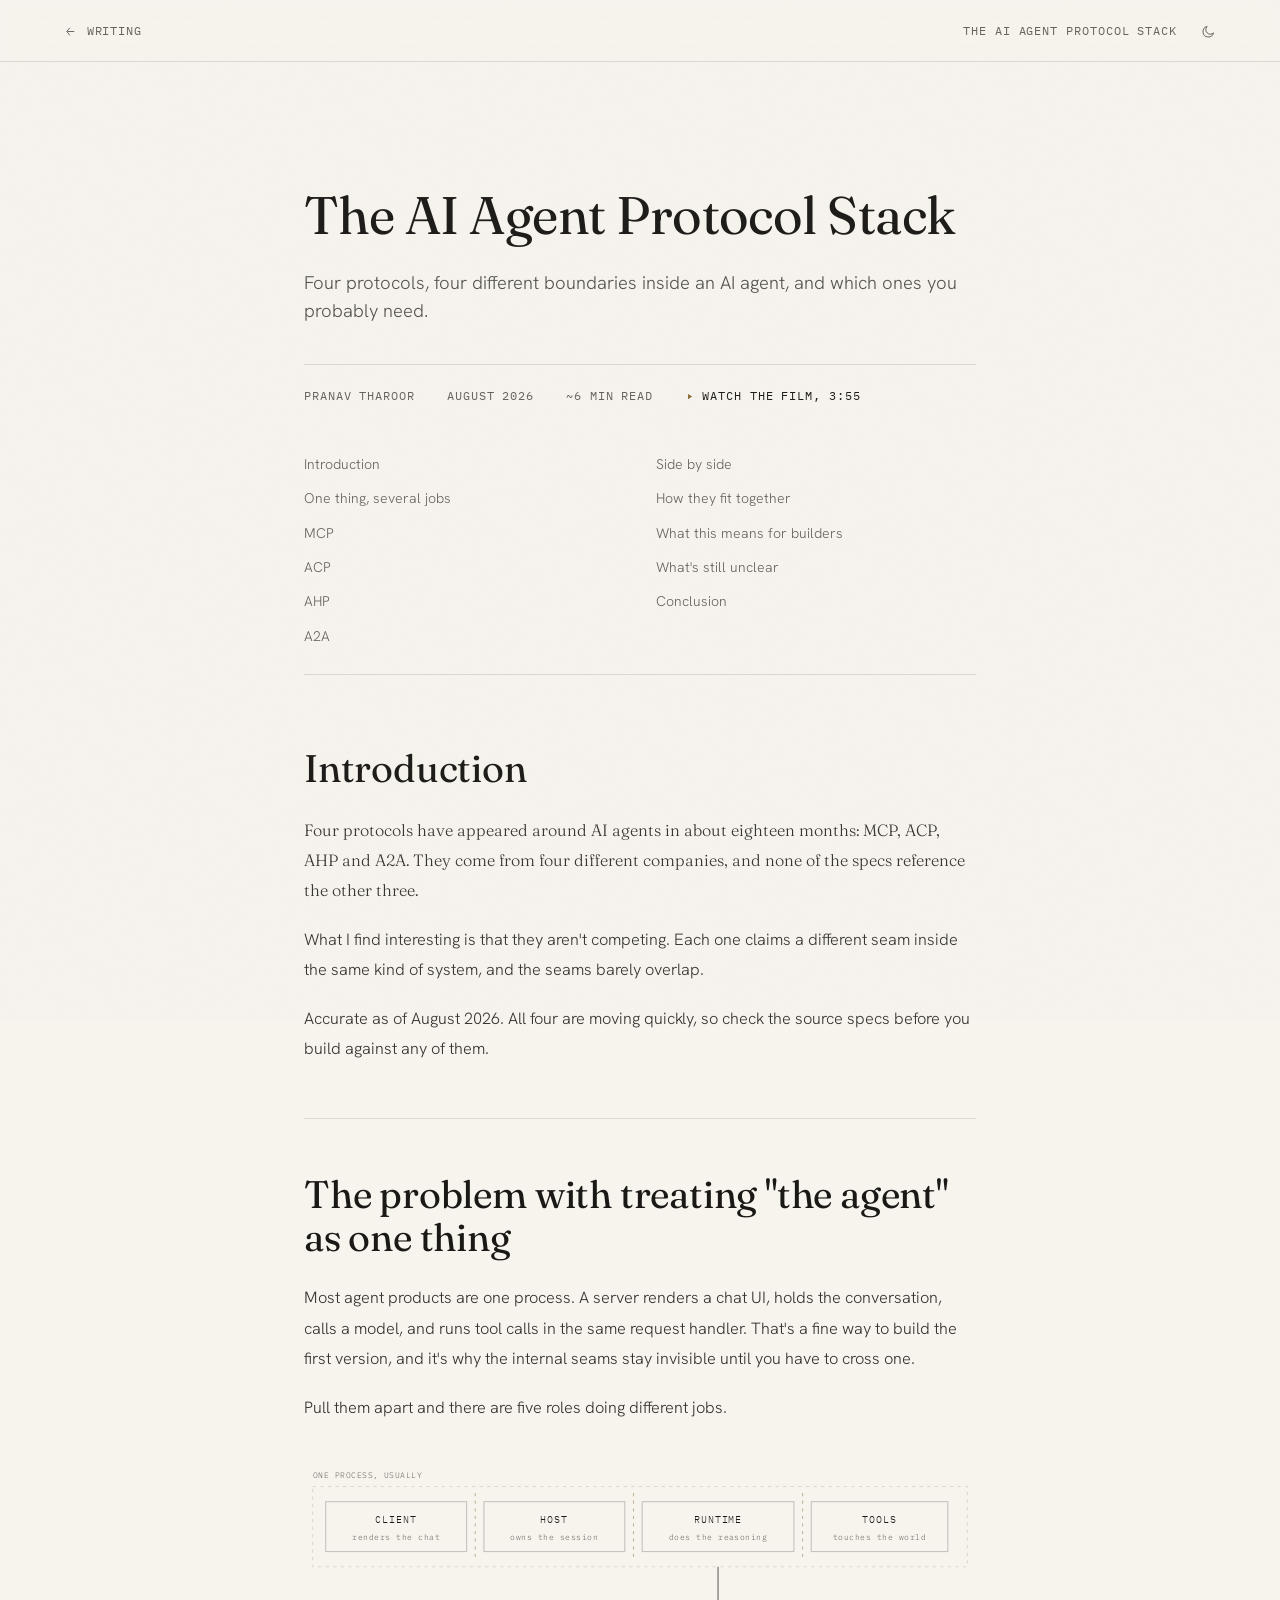
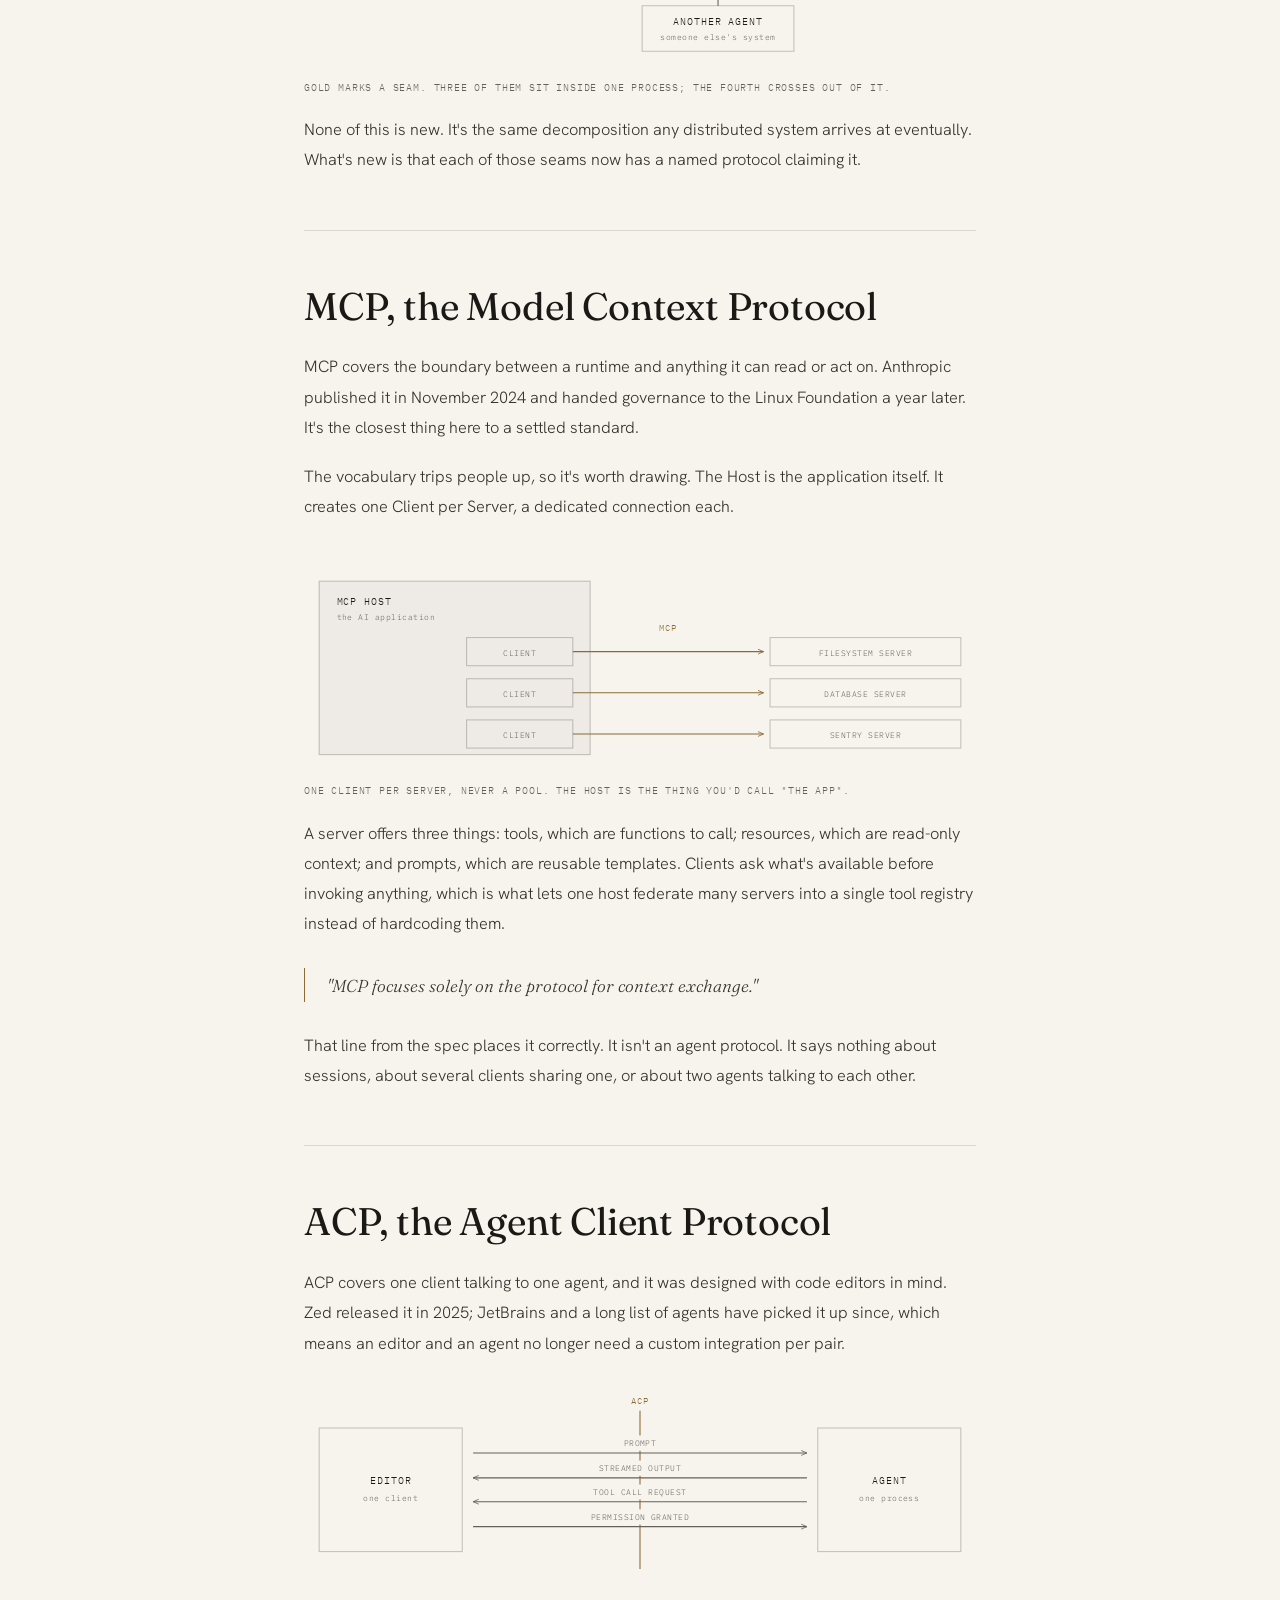
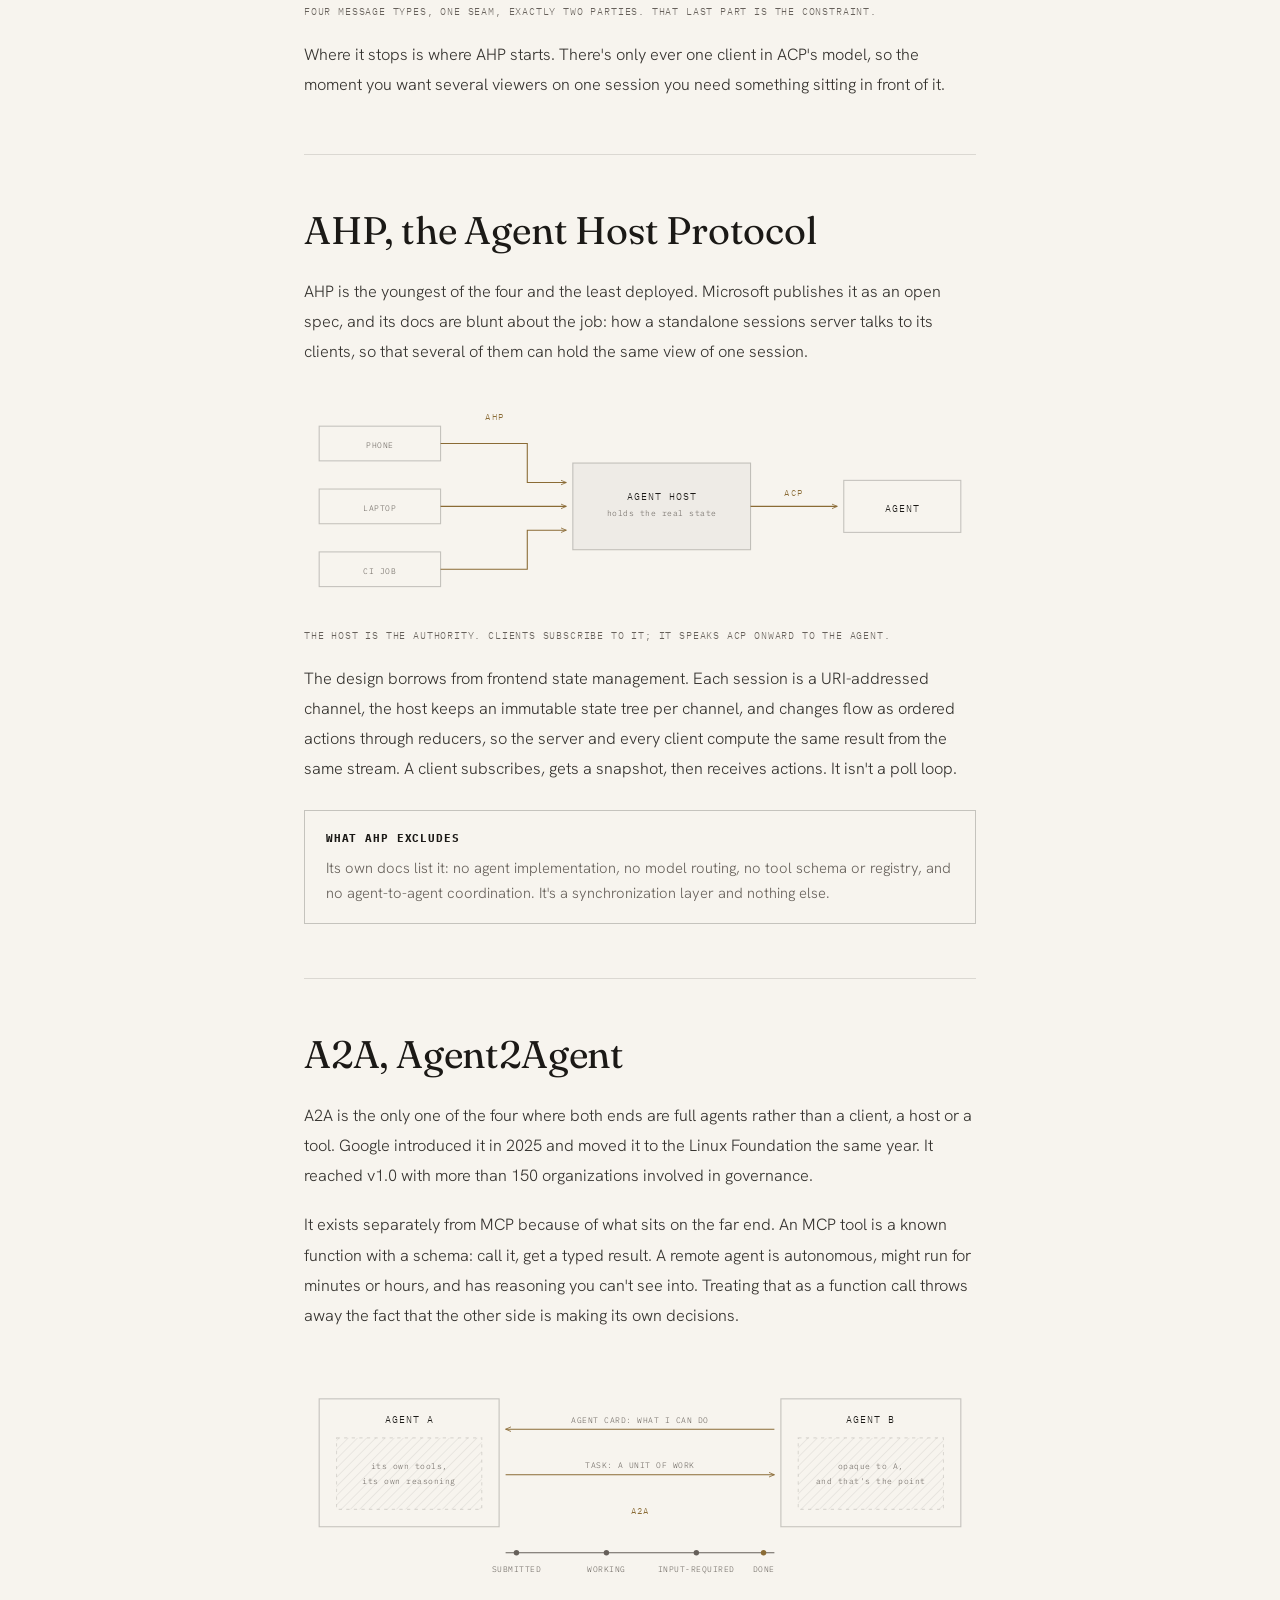
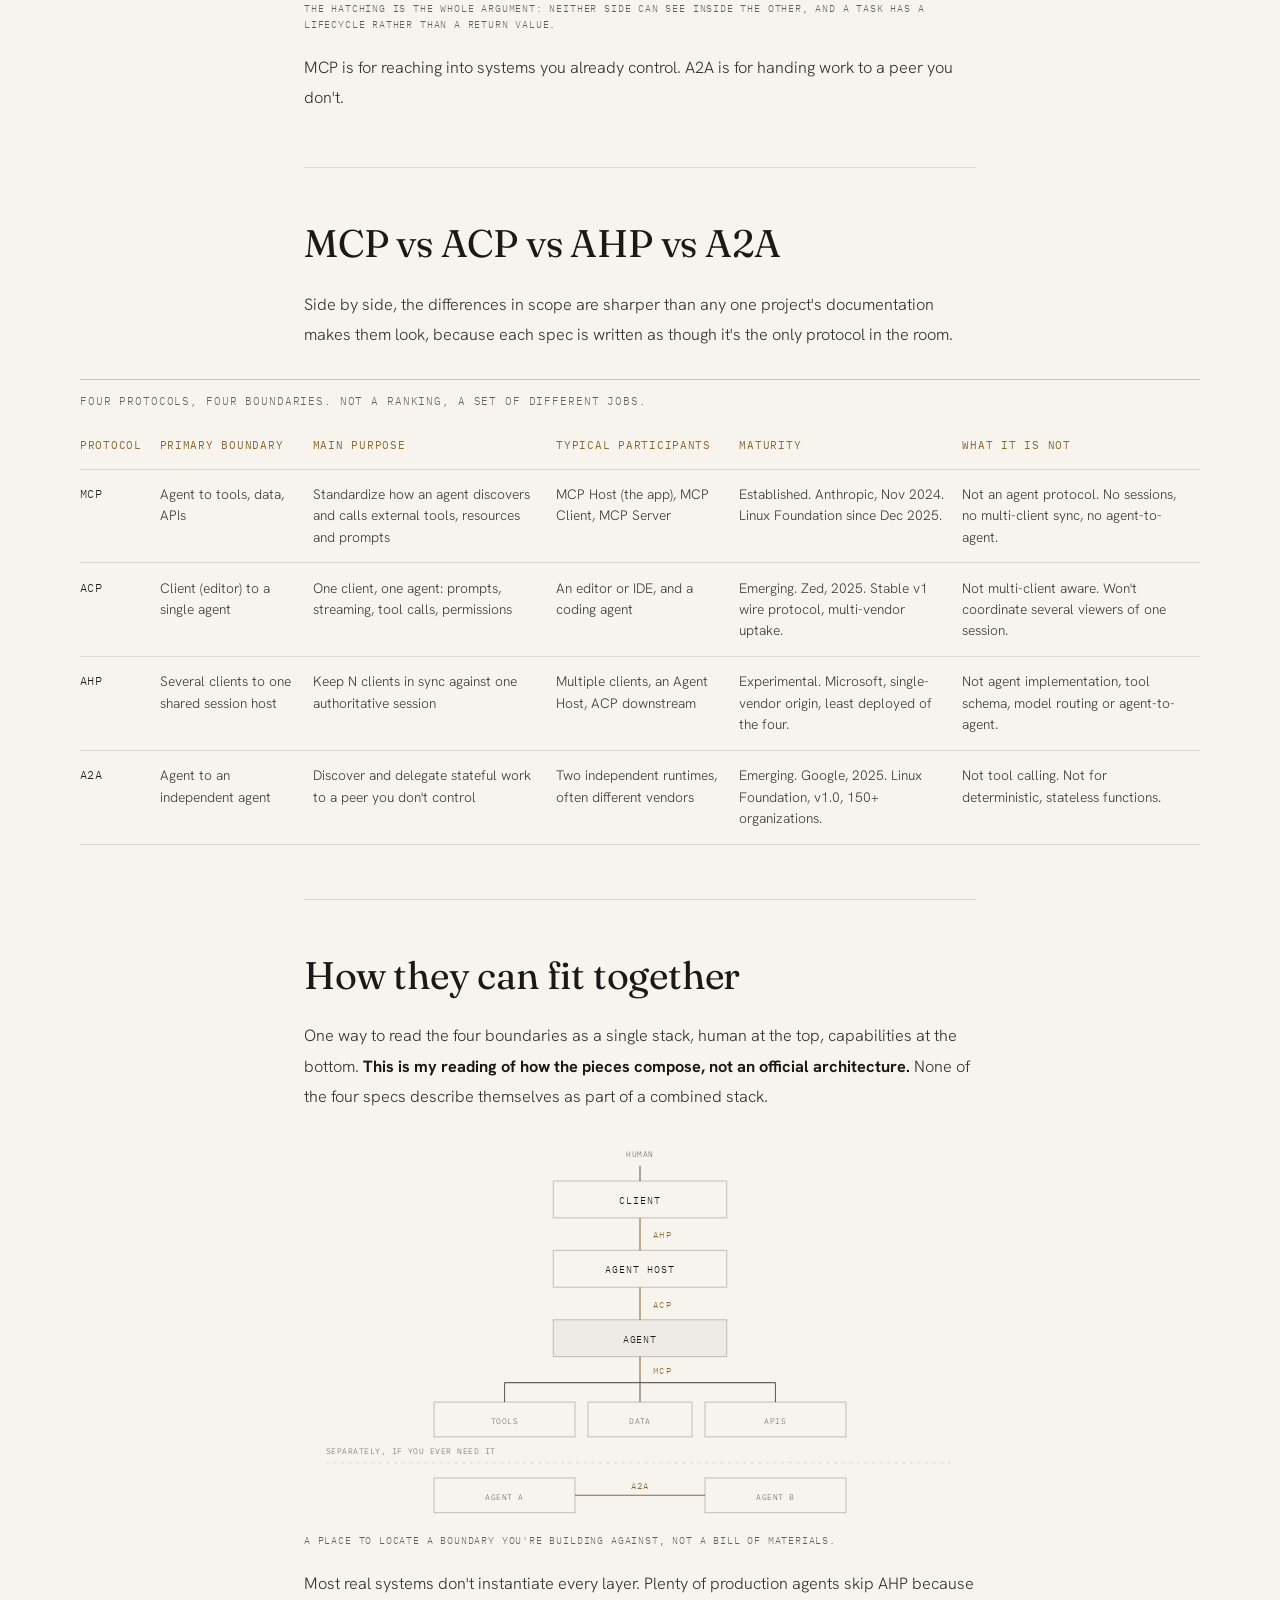
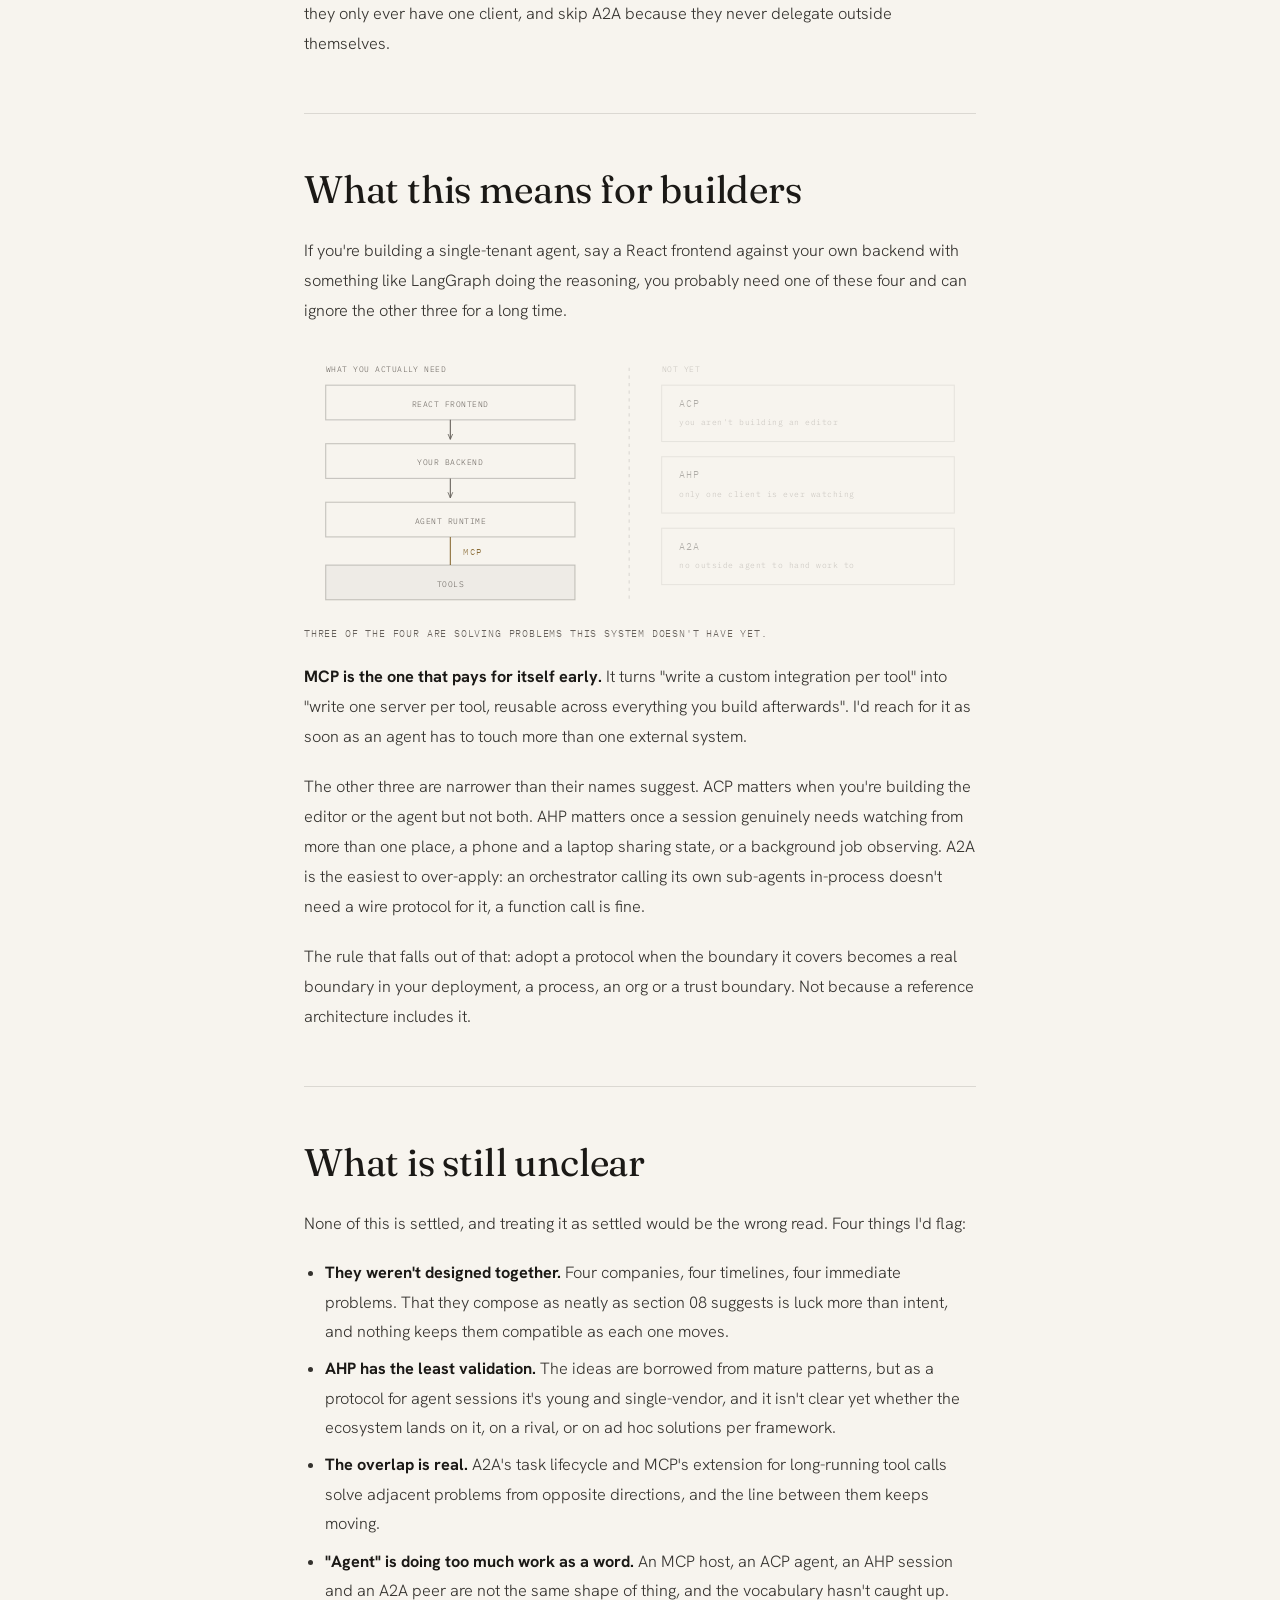
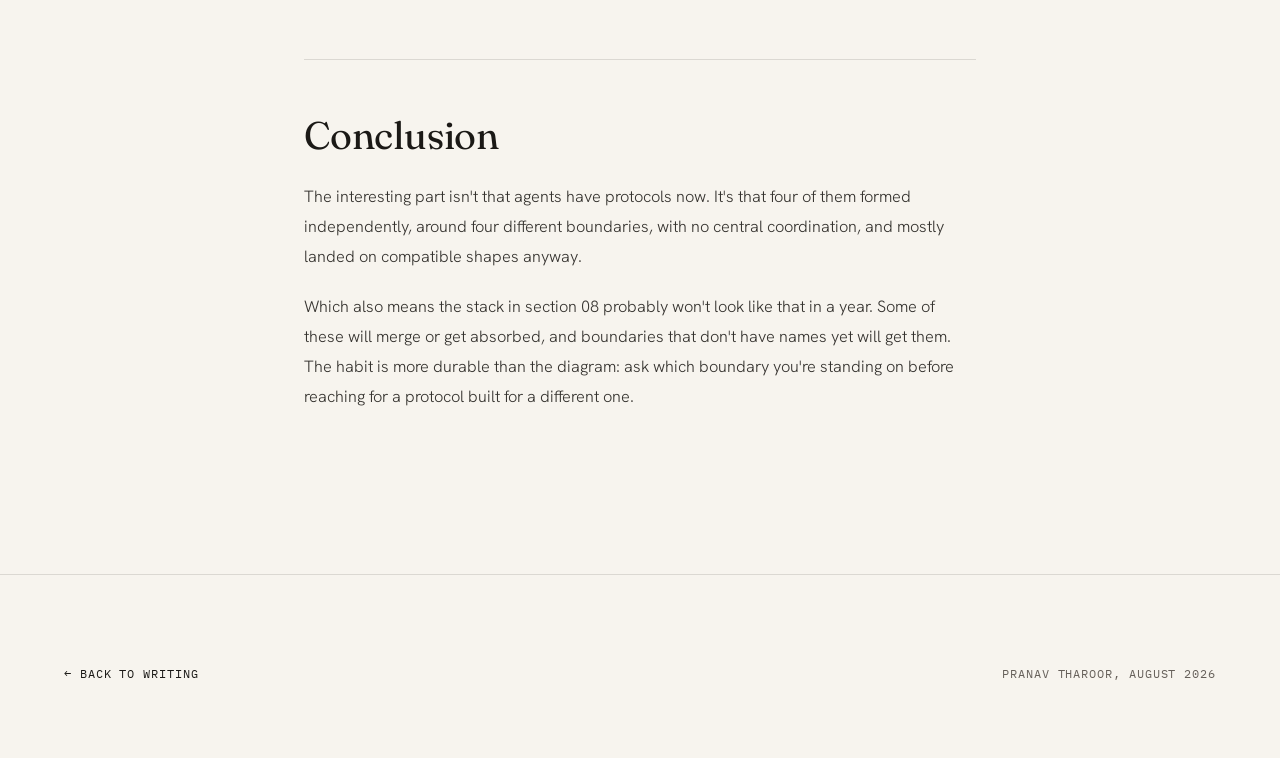
<file: writing/protocol-stack.html>
<!DOCTYPE html>
<html lang="en">
  <head>
    <!-- Stamps data-theme before the <style> below ever paints, so a stored
         preference that disagrees with the system (dark system, saved
         light choice) never flashes the wrong theme first. Blocking and
         inline on purpose — anything deferred runs after first paint.
         Also creates the theme-color meta tag here so Safari/Chrome's own
         chrome (address bar, iOS status bar) starts in the right color
         too. Identical to index.html's copy; this page has no build step
         to share it from. -->
    <script>
      (function () {
        var stored = null;
        try {
          stored = localStorage.getItem("theme");
        } catch (e) {}
        if (stored === "light" || stored === "dark") {
          document.documentElement.dataset.theme = stored;
        }
        var isLight = stored === "light" || (!stored && window.matchMedia("(prefers-color-scheme: light)").matches);
        var meta = document.createElement("meta");
        meta.setAttribute("name", "theme-color");
        meta.setAttribute("content", isLight ? "#f7f4ee" : "#0d0d0f");
        document.head.appendChild(meta);
      })();
    </script>
    <meta charset="UTF-8" />
    <meta name="viewport" content="width=device-width, initial-scale=1.0" />
    <title>The AI Agent Protocol Stack - Pranav Tharoor</title>
    <meta
      name="description"
      content="MCP, ACP, AHP and A2A: four protocols, four different boundaries inside an AI agent, and which ones you actually need - as an essay or a short film."
    />
    <meta name="author" content="Pranav Tharoor" />
    <link rel="canonical" href="https://pranavtharoor.com/writing/protocol-stack.html" />
    <meta property="og:type" content="article" />
    <meta property="og:site_name" content="Pranav Tharoor" />
    <meta property="og:url" content="https://pranavtharoor.com/writing/protocol-stack.html" />
    <meta property="og:title" content="The AI Agent Protocol Stack" />
    <meta
      property="og:description"
      content="MCP, ACP, AHP and A2A: four protocols, four different boundaries inside an AI agent, and which ones you actually need - as an essay or a short film."
    />
    <meta property="og:image" content="https://pranavtharoor.com/img/og.jpg?v=1" />
    <meta property="og:image:type" content="image/jpeg" />
    <meta property="og:image:width" content="1200" />
    <meta property="og:image:height" content="630" />
    <meta property="og:image:alt" content="The AI Agent Protocol Stack" />
    <!-- article:* has no effect outside og:type="article", which this page
         sets above. published_time and modified_time are the same value
         for now — nothing has revised this piece since it shipped. -->
    <meta property="article:published_time" content="2026-08-27" />
    <meta property="article:modified_time" content="2026-08-27" />
    <meta property="article:author" content="https://pranavtharoor.com/" />
    <meta name="twitter:card" content="summary_large_image" />
    <meta name="twitter:title" content="The AI Agent Protocol Stack" />
    <meta
      name="twitter:description"
      content="MCP, ACP, AHP and A2A: four protocols, four different boundaries inside an AI agent, and which ones you actually need - as an essay or a short film."
    />
    <!-- Article structured data — lets Google show this as a rich result
         (author, date) instead of a bare link. datePublished is a specific
         date on purpose (the byline itself deliberately stays month-only,
         "August 2026", per house style: an essay reads as a considered
         piece, not a dated blog post). -->
    <script type="application/ld+json">
      {
        "@context": "https://schema.org",
        "@type": "Article",
        "headline": "The AI Agent Protocol Stack",
        "description": "MCP, ACP, AHP and A2A: four protocols, four different boundaries inside an AI agent, and which ones you actually need - as an essay or a short film.",
        "image": "https://pranavtharoor.com/img/og.jpg?v=1",
        "datePublished": "2026-08-27",
        "dateModified": "2026-08-27",
        "author": {
          "@type": "Person",
          "name": "Pranav Tharoor",
          "url": "https://pranavtharoor.com/",
          "sameAs": [
            "https://github.com/pranavtharoor",
            "https://in.linkedin.com/in/pranavtharoor"
          ]
        },
        "publisher": {
          "@type": "Person",
          "name": "Pranav Tharoor",
          "url": "https://pranavtharoor.com/",
          "sameAs": [
            "https://github.com/pranavtharoor",
            "https://in.linkedin.com/in/pranavtharoor"
          ]
        },
        "mainEntityOfPage": {
          "@type": "WebPage",
          "@id": "https://pranavtharoor.com/writing/protocol-stack.html"
        }
      }
    </script>
    <link rel="icon" type="image/svg+xml" href="/favicon.svg" />
    <link rel="icon" type="image/png" sizes="32x32" href="/favicon-32.png" />
    <link rel="apple-touch-icon" href="/apple-touch-icon.png" />
    <link rel="preconnect" href="https://fonts.googleapis.com" />
    <link rel="preconnect" href="https://fonts.gstatic.com" crossorigin="" />
    <link
      href="https://fonts.googleapis.com/css2?family=Fraunces:ital,opsz,wght@0,9..144,300..600;1,9..144,300..500&amp;family=Hanken+Grotesk:wght@300;400;500&amp;family=IBM+Plex+Mono:wght@400;500&amp;display=swap"
      rel="stylesheet"
    />
    <style>
      /* ============================================================
         TOKENS — identical values to index.html, kept local rather
         than shared because the site has no build step: every page
         is self-contained by convention (see /404).
         ============================================================ */
      *, *::before, *::after { box-sizing: border-box; margin: 0; padding: 0; }
      /* ————— THEME —————
         Same architecture as index.html: a default block, a system-
         preference media query for no-JS/no-choice-yet, then explicit
         [data-theme] overrides that outrank both once a choice is made.
         --bone-rgb/--ink-rgb exist only so the handful of hardcoded
         rgba(...) tints below (topbar glass, subtitle/table opacities,
         the .dg diagram tint) can flip with the theme instead of staying
         fixed to the dark-mode color — see each rgba(var(--bone-rgb), …)
         usage further down. */
      :root {
        --ink: #0d0d0f;
        --ink-soft: #131315;
        --bone: #eae7e1;
        --muted: #8f8c85;
        --gold: #c2a87c;
        --line: rgba(234, 231, 225, 0.12);
        --line-strong: rgba(234, 231, 225, 0.22);
        --bone-rgb: 234, 231, 225;
        --ink-rgb: 13, 13, 15;
        --serif: "Fraunces", Georgia, serif;
        --sans: "Hanken Grotesk", -apple-system, sans-serif;
        --mono: "IBM Plex Mono", monospace;
        --ease: cubic-bezier(0.19, 1, 0.22, 1);
      }
      @media (prefers-color-scheme: light) {
        :root {
          --ink: #f7f4ee;
          --ink-soft: #efebe2;
          --bone: #1b1916;
          --muted: #66605a;
          --gold: #8a6b35;
          --line: rgba(20, 18, 14, 0.12);
          --line-strong: rgba(20, 18, 14, 0.22);
          --bone-rgb: 20, 18, 14;
          --ink-rgb: 247, 244, 238;
        }
      }
      :root[data-theme="dark"] {
        --ink: #0d0d0f;
        --ink-soft: #131315;
        --bone: #eae7e1;
        --muted: #8f8c85;
        --gold: #c2a87c;
        --line: rgba(234, 231, 225, 0.12);
        --line-strong: rgba(234, 231, 225, 0.22);
        --bone-rgb: 234, 231, 225;
        --ink-rgb: 13, 13, 15;
      }
      :root[data-theme="light"] {
        --ink: #f7f4ee;
        --ink-soft: #efebe2;
        --bone: #1b1916;
        --muted: #66605a;
        --gold: #8a6b35;
        --line: rgba(20, 18, 14, 0.12);
        --line-strong: rgba(20, 18, 14, 0.22);
        --bone-rgb: 20, 18, 14;
        --ink-rgb: 247, 244, 238;
      }
      html { scroll-behavior: smooth; background: var(--ink); }
      body {
        font-family: var(--sans);
        font-weight: 300;
        background: var(--ink);
        color: var(--bone);
        line-height: 1.6;
        font-size: 16px;
        overflow-x: hidden;
      }
      ::selection { background: var(--gold); color: var(--ink); }
      em { font-family: var(--serif); font-style: italic; font-weight: 340; }
      .mono {
        font-family: var(--mono);
        font-size: 0.72rem;
        font-weight: 400;
        letter-spacing: 0.08em;
        text-transform: uppercase;
      }
      a { color: inherit; }
      :focus-visible {
        outline: 1px solid var(--gold);
        outline-offset: 4px;
      }
      .skip-link {
        position: absolute;
        top: -100%;
        left: 5vw;
        z-index: 500;
        background: var(--ink);
        color: var(--bone);
        padding: 0.8rem 1.2rem;
        border: 1px solid var(--line-strong);
      }
      .skip-link:focus { top: 1rem; }

      /* ————— GRAIN (same fixed overlay as the main site) ————— */
      .grain {
        position: fixed;
        inset: -120px;
        z-index: 300;
        pointer-events: none;
        opacity: 0.05;
        background-image: url("data:image/svg+xml,%3Csvg xmlns='http://www.w3.org/2000/svg' width='280' height='280'%3E%3Cfilter id='n'%3E%3CfeTurbulence type='fractalNoise' baseFrequency='0.85' numOctaves='2' stitchTiles='stitch'/%3E%3C/filter%3E%3Crect width='100%25' height='100%25' filter='url(%23n)'/%3E%3C/svg%3E");
        animation: grain 1.4s steps(7) infinite;
      }
      @keyframes grain {
        0% { transform: translate(0, 0); }
        20% { transform: translate(-40px, 30px); }
        40% { transform: translate(30px, -50px); }
        60% { transform: translate(-50px, -20px); }
        80% { transform: translate(40px, 40px); }
        100% { transform: translate(0, 0); }
      }

      /* ————— READING PROGRESS ————— */
      /* Tracks scroll through the article — the page has exactly one
         persistent surface now, so this always means the same thing. */
      .progress {
        position: fixed;
        top: 0; left: 0; right: 0;
        height: 2px;
        z-index: 210;
        background: var(--ink);
      }
      .progress-fill {
        height: 100%;
        width: 100%;
        background: var(--gold);
        transform-origin: left;
        transform: scaleX(0);
      }

      /* ————— TOP BAR ————— */
      .topbar {
        position: fixed;
        top: 0; left: 0; right: 0;
        z-index: 200;
        display: flex;
        align-items: center;
        justify-content: space-between;
        gap: 1.5rem;
        height: 60px;
        margin-top: 2px;
        padding: 0 5vw;
        background: rgba(var(--ink-rgb), 0.55);
        backdrop-filter: blur(14px) saturate(140%);
        -webkit-backdrop-filter: blur(14px) saturate(140%);
        border-bottom: 1px solid var(--line);
      }
      .topbar-back {
        display: flex;
        align-items: center;
        gap: 0.6rem;
        color: var(--muted);
        text-decoration: none;
        transition: color 0.2s ease;
        white-space: nowrap;
      }
      .topbar-back:hover { color: var(--bone); }
      .topbar-back svg { width: 13px; height: 13px; display: block; }
      /* Groups the kicker and the toggle so .topbar's space-between still
         sees exactly two children — same reason index.html's nav wraps
         its links and toggle in .nav-right. */
      .topbar-right {
        display: flex;
        align-items: center;
        gap: 1.5rem;
      }
      .topbar-kicker { color: var(--muted); }
      /* Theme toggle — plain icon button, same restrained language as the
         back link: no fill, no border, a hover tint and nothing else.
         Unlike index.html's nav toggle, this one sits on the topbar's own
         ink-tinted glass (rgba(var(--ink-rgb), 0.55)), which already flips
         with the theme, so var(--muted) has enough contrast in both
         themes without index.html's hardcoded light-mode override. */
      .theme-toggle {
        display: flex;
        align-items: center;
        justify-content: center;
        background: none;
        border: none;
        padding: 0.4rem;
        margin: -0.4rem;
        color: var(--muted);
        cursor: pointer;
        transition: color 0.2s ease;
      }
      .theme-toggle:hover { color: var(--gold); }
      .theme-toggle svg { width: 15px; height: 15px; display: block; }
      /* Icon shown = theme a click switches to. The inline script in <head>
         always resolves and stamps data-theme before first paint (including
         mirroring system preference when nothing has been chosen by hand),
         so these two rules are the only ones that matter with JS on. The
         media query is strictly a no-JS fallback. */
      .theme-toggle [data-icon-moon] { display: none; }
      :root[data-theme="light"] .theme-toggle [data-icon-sun] { display: none; }
      :root[data-theme="light"] .theme-toggle [data-icon-moon] { display: block; }
      @media (prefers-color-scheme: light) {
        :root:not([data-theme]) .theme-toggle [data-icon-sun] { display: none; }
        :root:not([data-theme]) .theme-toggle [data-icon-moon] { display: block; }
      }

      /* ============================================================
         ARTICLE HEAD / FOOT
         ============================================================ */
      /* Same box as .rd-article below (42rem, centered, no horizontal
         padding of its own) rather than a wider one independently
         centered - two different-width boxes each centered on their own
         don't share a left edge, which was the actual bug: at 1600px
         the title was starting 176px left of the body text. */
      .essay-head {
        padding: calc(60px + 14vh) 0 3vh;
        max-width: 42rem;
        margin: 0 auto;
      }
      .essay-title {
        font-family: var(--serif);
        font-weight: 400;
        font-size: clamp(2.2rem, 4.6vw, 3.3rem);
        line-height: 1.08;
        letter-spacing: -0.01em;
      }
      .essay-subtitle {
        margin-top: 1.6rem;
        font-size: clamp(1rem, 1.5vw, 1.15rem);
        color: rgba(var(--bone-rgb), 0.72);
        line-height: 1.55;
      }

      /* The film entry point, in the byline row so "~6 min read" and
         "3:55" sit as one decision (read this, or watch it) rather than
         a button parked above a separate metadata line. But it is the
         one live item in a row of static facts, and the most-produced
         thing on the page - narrated, multi-scene, rendered - so unlike
         its neighbours it reads bone/gold, not muted, and keeps the noun
         ("watch the film") rather than shrinking to a bare duration. */
      .watch-cta {
        display: inline-flex;
        align-items: center;
        gap: 0.5rem;
        background: none;
        border: none;
        padding: 0;
        cursor: pointer;
        color: var(--bone);
        font: inherit;
        letter-spacing: inherit;
        text-transform: inherit;
        transition: color 0.2s ease;
      }
      .watch-cta svg {
        width: 9px;
        height: 9px;
        display: block;
        color: var(--gold);
        /* optically centred: a triangle sits visually low against caps */
        margin-top: -1px;
      }
      .watch-cta:hover,
      .watch-cta:focus-visible { color: var(--gold); }

      .essay-meta {
        margin-top: 2.4rem;
        display: flex;
        gap: 2rem;
        flex-wrap: wrap;
        color: var(--muted);
        padding-top: 1.4rem;
        border-top: 1px solid var(--line);
      }

      .essay-foot {
        padding: 10vh 5vw 8vh;
        border-top: 1px solid var(--line);
        display: flex;
        justify-content: space-between;
        align-items: baseline;
        gap: 1.5rem;
        flex-wrap: wrap;
        color: var(--muted);
      }
      .essay-foot a {
        color: var(--bone);
        text-decoration: none;
        padding-bottom: 2px;
        background-image: linear-gradient(currentColor, currentColor);
        background-size: 0% 1px;
        background-position: left bottom;
        background-repeat: no-repeat;
        transition: background-size 0.35s var(--ease), color 0.2s ease;
      }
      .essay-foot a:hover { color: var(--gold); background-size: 100% 1px; }

      /* ============================================================
         READ — the article. Always in the document; Watch is an
         overlay on top of it, not a second copy of the content.
         ============================================================ */
      .rd-root { padding: 0 5vw 12vh; }
      .rd-article {
        max-width: 42rem;
        margin: 0 auto;
      }
      .rd-toc {
        margin: 2vh auto 8vh;
        max-width: 42rem;
        border-bottom: 1px solid var(--line);
        padding: 0 0 1.6rem;
      }
      .rd-toc ol { list-style: none; columns: 2; column-gap: 2rem; }
      .rd-toc li { margin-bottom: 0.55rem; break-inside: avoid; }
      .rd-toc a {
        text-decoration: none;
        color: var(--muted);
        font-size: 0.88rem;
        transition: color 0.2s ease;
      }
      .rd-toc a:hover { color: var(--bone); }

      .rd-section { padding: 6vh 0; border-top: 1px solid var(--line); }
      .rd-section:first-of-type { border-top: none; padding-top: 0; }
      .rd-section h2 {
        font-family: var(--serif);
        font-weight: 400;
        font-size: clamp(1.7rem, 3.2vw, 2.4rem);
        line-height: 1.1;
        letter-spacing: -0.005em;
      }
      .rd-section h3 {
        margin-top: 2.2rem;
        font-family: var(--serif);
        font-weight: 400;
        font-size: 1.3rem;
      }
      .rd-section p {
        margin-top: 1.2rem;
        font-size: 1.02rem;
        line-height: 1.85;
        color: rgba(var(--bone-rgb), 0.86);
      }
      .rd-section p:first-of-type { margin-top: 1.6rem; }
      .rd-section ul, .rd-section ol.rd-list {
        margin-top: 1.2rem;
        padding-left: 1.3rem;
        color: rgba(var(--bone-rgb), 0.86);
        font-size: 1.02rem;
        line-height: 1.8;
      }
      .rd-section li { margin-top: 0.5rem; }
      .rd-section a { color: var(--bone); text-decoration: underline; text-decoration-color: var(--line-strong); text-underline-offset: 3px; }
      .rd-section a:hover { text-decoration-color: var(--gold); }
      .rd-lede {
        font-family: var(--serif);
        font-size: clamp(1.2rem, 2vw, 1.5rem);
        line-height: 1.55;
        color: var(--bone);
      }
      .rd-quote {
        margin: 1.8rem 0;
        padding: 0.2rem 0 0.2rem 1.4rem;
        border-left: 1px solid var(--gold);
        font-family: var(--serif);
        font-style: italic;
        font-size: 1.08rem;
        color: rgba(var(--bone-rgb), 0.85);
      }
      .rd-note {
        margin-top: 1.6rem;
        padding: 1.1rem 1.3rem;
        border: 1px solid var(--line-strong);
        font-size: 0.92rem;
        line-height: 1.7;
        color: var(--muted);
      }
      .rd-note b { color: var(--bone); font-family: var(--mono); font-size: 0.68rem; letter-spacing: 0.08em; text-transform: uppercase; display: block; margin-bottom: 0.5rem; }

      /* ————— DIAGRAMS —————
         Drawn rather than typed. The old versions were monospace art, which
         meant every relationship had to be an arrow; containment, grouping
         and opacity were not available, so "the client lives inside the
         host" had to be said in prose next to the picture instead of shown
         in it. These use nested rectangles for containment, a dashed
         enclosure for a logical grouping, and gold only on the seam being
         discussed - the same restraint as the rest of the page, no fills,
         no rounded corners, no shadows.

         min-width plus a scrolling wrapper: below ~420px the labels stop
         being legible if the drawing is allowed to shrink to fit. */
      .dg { margin-top: 1.9rem; overflow-x: auto; }
      .dg svg { display: block; width: 100%; min-width: 420px; height: auto; }
      .dg-cap {
        margin-top: 0.85rem;
        font-family: var(--mono);
        font-size: 0.64rem;
        letter-spacing: 0.08em;
        text-transform: uppercase;
        color: var(--muted);
      }
      .dg .node { fill: none; stroke: var(--line-strong); }
      .dg .tint { fill: rgba(var(--bone-rgb), 0.035); stroke: none; }
      .dg .zone { fill: none; stroke: var(--line); stroke-dasharray: 3 4; }
      .dg .flow { stroke: var(--muted); fill: none; }
      .dg .seam { stroke: var(--gold); }
      .dg .seam-soft { stroke: var(--gold); opacity: 0.45; stroke-dasharray: 3 4; }
      .dg .lbl {
        font-family: var(--mono);
        font-size: 9px;
        letter-spacing: 0.1em;
        fill: var(--bone);
      }
      .dg .sub {
        font-family: var(--mono);
        font-size: 7.5px;
        letter-spacing: 0.06em;
        fill: var(--muted);
      }
      .dg .gold {
        font-family: var(--mono);
        font-size: 8.5px;
        letter-spacing: 0.14em;
        fill: var(--gold);
      }
      .dg .dim { opacity: 0.32; }

      /* Six columns of comparison do not fit a 42rem reading measure, which
         is why this was squeezed into a scrollbar. Break it out of the text
         column and centre it on the page instead; prose stays at its
         comfortable width and the table gets the room it actually needs. */
      .rd-table-wrap {
        margin-top: 1.8rem;
        width: min(70rem, 90vw);
        margin-left: 50%;
        transform: translateX(-50%);
        overflow-x: auto;
        border-top: 1px solid var(--line-strong);
      }
      table.rd-table { border-collapse: collapse; width: 100%; min-width: 860px; font-size: 0.86rem; }
      table.rd-table caption { text-align: left; color: var(--muted); font-family: var(--mono); font-size: 0.68rem; letter-spacing: 0.08em; text-transform: uppercase; padding: 0.8rem 0; }
      table.rd-table th, table.rd-table td {
        text-align: left;
        vertical-align: top;
        padding: 0.9rem 1.1rem 0.9rem 0;
        border-bottom: 1px solid var(--line);
      }
      table.rd-table th {
        font-family: var(--mono);
        font-size: 0.66rem;
        letter-spacing: 0.07em;
        text-transform: uppercase;
        color: var(--gold);
        font-weight: 400;
      }
      table.rd-table td { color: rgba(var(--bone-rgb), 0.82); line-height: 1.55; }
      table.rd-table td.rd-protocol { color: var(--bone); font-family: var(--mono); font-size: 0.78rem; letter-spacing: 0.04em; }

      /* ============================================================
         WATCH — a lightbox overlay around the rendered film. It plays
         on top of the article and closes back into it, not a separate
         page state.
         ============================================================ */
      .watch {
        position: fixed;
        inset: 0;
        z-index: 400;
        background: var(--ink);
        display: flex;
        align-items: center;
        justify-content: center;
      }
      .watch[hidden] { display: none; }
      .watch-video { width: 100%; height: 100%; object-fit: contain; }
      .watch-close {
        position: absolute;
        top: 1.4rem;
        right: 1.4rem;
        background: none;
        border: none;
        color: var(--bone);
        cursor: pointer;
        padding: 0.85rem;
        margin: -0.55rem;
        display: flex;
        z-index: 1;
      }
      .watch-close svg { width: 16px; height: 16px; display: block; }
      .watch-close:hover { color: var(--gold); }

      /* ============================================================
         REDUCED MOTION
         ============================================================ */
      @media (prefers-reduced-motion: reduce) {
        html { scroll-behavior: auto; }
        .grain { animation: none; }
      }

      @media (max-width: 720px) {
        .topbar { padding: 0 6vw; gap: 0.8rem; }
        .topbar-kicker { display: none; }
        .rd-root { padding-left: 6vw; padding-right: 6vw; }
        .rd-toc ol { columns: 1; }
      }
    </style>
  </head>
  <body>
    <a class="skip-link" href="#main">Skip to content</a>
    <div class="grain" aria-hidden="true"></div>

    <div class="progress" aria-hidden="true"><div class="progress-fill" data-progress-fill></div></div>

    <header class="topbar">
      <a class="topbar-back mono" href="/#writing-top">
        <svg viewBox="0 0 24 24" fill="none" stroke="currentColor" stroke-width="1.75"><path d="m11 5-6 7 6 7M6 12h13" /></svg>
        <span>Writing</span>
      </a>
      <div class="topbar-right">
        <span class="topbar-kicker mono">The AI Agent Protocol Stack</span>
        <button type="button" class="theme-toggle" data-theme-toggle aria-label="Switch to light theme">
          <svg data-icon-sun viewBox="0 0 24 24" fill="none" stroke="currentColor" stroke-width="1.6">
            <circle cx="12" cy="12" r="4.2" />
            <path d="M12 2.5v2.4M12 19.1v2.4M4.6 4.6l1.7 1.7M17.7 17.7l1.7 1.7M2.5 12h2.4M19.1 12h2.4M4.6 19.4l1.7-1.7M17.7 6.3l1.7-1.7" />
          </svg>
          <svg data-icon-moon viewBox="0 0 24 24" fill="none" stroke="currentColor" stroke-width="1.6">
            <path d="M20 14.2A8.5 8.5 0 1 1 9.8 4a6.6 6.6 0 0 0 10.2 10.2Z" />
          </svg>
        </button>
      </div>
    </header>

    <main id="main">
      <article class="rd-root">
        <header class="essay-head">
          <h1 class="essay-title">The AI Agent Protocol Stack</h1>
          <p class="essay-subtitle">Four protocols, four different boundaries inside an AI agent, and which ones you probably need.</p>

          <div class="essay-meta mono">
            <span>Pranav Tharoor</span>
            <span>August 2026</span>
            <span>~6 min read</span>
            <button type="button" class="watch-cta" data-watch-open>
              <svg viewBox="0 0 24 24" aria-hidden="true"><path d="M8 5v14l11-7z" fill="currentColor" /></svg>
              <span>Watch the film, 3:55</span>
            </button>
          </div>
        </header>

        <div class="rd-article">
          <nav class="rd-toc" aria-label="Table of contents">
            <ol>
              <li><a href="#rd-1">Introduction</a></li>
              <li><a href="#rd-2">One thing, several jobs</a></li>
              <li><a href="#rd-3">MCP</a></li>
              <li><a href="#rd-4">ACP</a></li>
              <li><a href="#rd-5">AHP</a></li>
              <li><a href="#rd-6">A2A</a></li>
              <li><a href="#rd-7">Side by side</a></li>
              <li><a href="#rd-8">How they fit together</a></li>
              <li><a href="#rd-9">What this means for builders</a></li>
              <li><a href="#rd-10">What's still unclear</a></li>
              <li><a href="#rd-11">Conclusion</a></li>
            </ol>
          </nav>

          <section class="rd-section" id="rd-1">
            <h2>Introduction</h2>
            <p class="rd-lede">Four protocols have appeared around AI agents in about eighteen months: MCP, ACP, AHP and A2A. They come from four different companies, and none of the specs reference the other three.</p>
            <p>What I find interesting is that they aren't competing. Each one claims a different seam inside the same kind of system, and the seams barely overlap.</p>
            <p>Accurate as of August 2026. All four are moving quickly, so check the source specs before you build against any of them.</p>
          </section>

          <section class="rd-section" id="rd-2">
            <h2>The problem with treating "the agent" as one thing</h2>
            <p>Most agent products are one process. A server renders a chat UI, holds the conversation, calls a model, and runs tool calls in the same request handler. That's a fine way to build the first version, and it's why the internal seams stay invisible until you have to cross one.</p>
            <p>Pull them apart and there are five roles doing different jobs.</p>

            <div class="dg">
              <svg viewBox="0 0 620 196" role="img" aria-label="Five roles inside what is usually one process: client, host, runtime and tools, plus an external agent outside it.">
                <rect class="zone" x="8" y="30" width="604" height="74" />
                <text class="sub" x="8" y="22">ONE PROCESS, USUALLY</text>

                <rect class="node" x="20" y="44" width="130" height="46" />
                <text class="lbl" x="85" y="64" text-anchor="middle">CLIENT</text>
                <text class="sub" x="85" y="79" text-anchor="middle">renders the chat</text>

                <rect class="node" x="166" y="44" width="130" height="46" />
                <text class="lbl" x="231" y="64" text-anchor="middle">HOST</text>
                <text class="sub" x="231" y="79" text-anchor="middle">owns the session</text>

                <rect class="node" x="312" y="44" width="140" height="46" />
                <text class="lbl" x="382" y="64" text-anchor="middle">RUNTIME</text>
                <text class="sub" x="382" y="79" text-anchor="middle">does the reasoning</text>

                <rect class="node" x="468" y="44" width="126" height="46" />
                <text class="lbl" x="531" y="64" text-anchor="middle">TOOLS</text>
                <text class="sub" x="531" y="79" text-anchor="middle">touches the world</text>

                <line class="seam-soft" x1="158" y1="36" x2="158" y2="98" />
                <line class="seam-soft" x1="304" y1="36" x2="304" y2="98" />
                <line class="seam-soft" x1="460" y1="36" x2="460" y2="98" />

                <line class="flow" x1="382" y1="104" x2="382" y2="140" />
                <rect class="node" x="312" y="140" width="140" height="42" />
                <text class="lbl" x="382" y="158" text-anchor="middle">ANOTHER AGENT</text>
                <text class="sub" x="382" y="172" text-anchor="middle">someone else's system</text>
              </svg>
              <div class="dg-cap">Gold marks a seam. Three of them sit inside one process; the fourth crosses out of it.</div>
            </div>

            <p>None of this is new. It's the same decomposition any distributed system arrives at eventually. What's new is that each of those seams now has a named protocol claiming it.</p>
          </section>

          <section class="rd-section" id="rd-3">
            <h2>MCP, the Model Context Protocol</h2>
            <p>MCP covers the boundary between a runtime and anything it can read or act on. Anthropic published it in November 2024 and handed governance to the Linux Foundation a year later. It's the closest thing here to a settled standard.</p>
            <p>The vocabulary trips people up, so it's worth drawing. The Host is the application itself. It creates one Client per Server, a dedicated connection each.</p>

            <div class="dg">
              <svg viewBox="0 0 620 200" role="img" aria-label="An MCP host containing one client per server, each connected one to one.">
                <defs>
                  <marker id="a3" viewBox="0 0 8 8" refX="7" refY="4" markerWidth="6" markerHeight="6" orient="auto">
                    <path d="M0 1 L7 4 L0 7" fill="none" stroke="var(--gold)" stroke-width="1" />
                  </marker>
                </defs>

                <rect class="tint" x="14" y="26" width="250" height="160" />
                <rect class="node" x="14" y="26" width="250" height="160" />
                <text class="lbl" x="30" y="48">MCP HOST</text>
                <text class="sub" x="30" y="62">the AI application</text>

                <rect class="node" x="150" y="78" width="98" height="26" />
                <text class="sub" x="199" y="95" text-anchor="middle">CLIENT</text>
                <rect class="node" x="150" y="116" width="98" height="26" />
                <text class="sub" x="199" y="133" text-anchor="middle">CLIENT</text>
                <rect class="node" x="150" y="154" width="98" height="26" />
                <text class="sub" x="199" y="171" text-anchor="middle">CLIENT</text>

                <line class="seam" x1="248" y1="91" x2="424" y2="91" marker-end="url(#a3)" />
                <line class="seam" x1="248" y1="129" x2="424" y2="129" marker-end="url(#a3)" />
                <line class="seam" x1="248" y1="167" x2="424" y2="167" marker-end="url(#a3)" />
                <text class="gold" x="336" y="72" text-anchor="middle">MCP</text>

                <rect class="node" x="430" y="78" width="176" height="26" />
                <text class="sub" x="518" y="95" text-anchor="middle">FILESYSTEM SERVER</text>
                <rect class="node" x="430" y="116" width="176" height="26" />
                <text class="sub" x="518" y="133" text-anchor="middle">DATABASE SERVER</text>
                <rect class="node" x="430" y="154" width="176" height="26" />
                <text class="sub" x="518" y="171" text-anchor="middle">SENTRY SERVER</text>
              </svg>
              <div class="dg-cap">One client per server, never a pool. The host is the thing you'd call "the app".</div>
            </div>

            <p>A server offers three things: tools, which are functions to call; resources, which are read-only context; and prompts, which are reusable templates. Clients ask what's available before invoking anything, which is what lets one host federate many servers into a single tool registry instead of hardcoding them.</p>
            <div class="rd-quote">"MCP focuses solely on the protocol for context exchange."</div>
            <p>That line from the spec places it correctly. It isn't an agent protocol. It says nothing about sessions, about several clients sharing one, or about two agents talking to each other.</p>
          </section>

          <section class="rd-section" id="rd-4">
            <h2>ACP, the Agent Client Protocol</h2>
            <p>ACP covers one client talking to one agent, and it was designed with code editors in mind. Zed released it in 2025; JetBrains and a long list of agents have picked it up since, which means an editor and an agent no longer need a custom integration per pair.</p>

            <div class="dg">
              <svg viewBox="0 0 620 186" role="img" aria-label="ACP as a single bilateral seam between one editor and one agent, carrying prompts, streamed output, tool calls and permission requests.">
                <defs>
                  <marker id="a4r" viewBox="0 0 8 8" refX="7" refY="4" markerWidth="6" markerHeight="6" orient="auto">
                    <path d="M0 1 L7 4 L0 7" fill="none" stroke="var(--muted)" stroke-width="1" />
                  </marker>
                </defs>

                <rect class="node" x="14" y="36" width="132" height="114" />
                <text class="lbl" x="80" y="88" text-anchor="middle">EDITOR</text>
                <text class="sub" x="80" y="103" text-anchor="middle">one client</text>

                <line class="seam" x1="310" y1="20" x2="310" y2="43" />
                <line class="seam" x1="310" y1="57" x2="310" y2="66" />
                <line class="seam" x1="310" y1="80" x2="310" y2="88" />
                <line class="seam" x1="310" y1="102" x2="310" y2="111" />
                <line class="seam" x1="310" y1="125" x2="310" y2="166" />
                <text class="gold" x="310" y="14" text-anchor="middle">ACP</text>

                <line class="flow" x1="156" y1="59" x2="464" y2="59" marker-end="url(#a4r)" />
                <text class="sub" x="310" y="53" text-anchor="middle">PROMPT</text>

                <line class="flow" x1="464" y1="82" x2="156" y2="82" marker-end="url(#a4r)" />
                <text class="sub" x="310" y="76" text-anchor="middle">STREAMED OUTPUT</text>

                <line class="flow" x1="464" y1="104" x2="156" y2="104" marker-end="url(#a4r)" />
                <text class="sub" x="310" y="98" text-anchor="middle">TOOL CALL REQUEST</text>

                <line class="flow" x1="156" y1="127" x2="464" y2="127" marker-end="url(#a4r)" />
                <text class="sub" x="310" y="121" text-anchor="middle">PERMISSION GRANTED</text>

                <rect class="node" x="474" y="36" width="132" height="114" />
                <text class="lbl" x="540" y="88" text-anchor="middle">AGENT</text>
                <text class="sub" x="540" y="103" text-anchor="middle">one process</text>
              </svg>
              <div class="dg-cap">Four message types, one seam, exactly two parties. That last part is the constraint.</div>
            </div>

            <p>Where it stops is where AHP starts. There's only ever one client in ACP's model, so the moment you want several viewers on one session you need something sitting in front of it.</p>
          </section>

          <section class="rd-section" id="rd-5">
            <h2>AHP, the Agent Host Protocol</h2>
            <p>AHP is the youngest of the four and the least deployed. Microsoft publishes it as an open spec, and its docs are blunt about the job: how a standalone sessions server talks to its clients, so that several of them can hold the same view of one session.</p>

            <div class="dg">
              <svg viewBox="0 0 620 200" role="img" aria-label="Several clients synchronised against one agent host, which speaks ACP downstream to a single agent.">
                <defs>
                  <marker id="a5" viewBox="0 0 8 8" refX="7" refY="4" markerWidth="6" markerHeight="6" orient="auto">
                    <path d="M0 1 L7 4 L0 7" fill="none" stroke="var(--gold)" stroke-width="1" />
                  </marker>
                </defs>

                <rect class="node" x="14" y="26" width="112" height="32" />
                <text class="sub" x="70" y="46" text-anchor="middle">PHONE</text>
                <rect class="node" x="14" y="84" width="112" height="32" />
                <text class="sub" x="70" y="104" text-anchor="middle">LAPTOP</text>
                <rect class="node" x="14" y="142" width="112" height="32" />
                <text class="sub" x="70" y="162" text-anchor="middle">CI JOB</text>

                <path class="seam" d="M126 42 L206 42 L206 78 L242 78" fill="none" marker-end="url(#a5)" />
                <line class="seam" x1="126" y1="100" x2="242" y2="100" marker-end="url(#a5)" />
                <path class="seam" d="M126 158 L206 158 L206 122 L242 122" fill="none" marker-end="url(#a5)" />
                <text class="gold" x="176" y="20" text-anchor="middle">AHP</text>

                <rect class="tint" x="248" y="60" width="164" height="80" />
                <rect class="node" x="248" y="60" width="164" height="80" />
                <text class="lbl" x="330" y="94" text-anchor="middle">AGENT HOST</text>
                <text class="sub" x="330" y="109" text-anchor="middle">holds the real state</text>

                <line class="seam" x1="412" y1="100" x2="492" y2="100" marker-end="url(#a5)" />
                <text class="gold" x="452" y="90" text-anchor="middle">ACP</text>

                <rect class="node" x="498" y="76" width="108" height="48" />
                <text class="lbl" x="552" y="105" text-anchor="middle">AGENT</text>
              </svg>
              <div class="dg-cap">The host is the authority. Clients subscribe to it; it speaks ACP onward to the agent.</div>
            </div>

            <p>The design borrows from frontend state management. Each session is a URI-addressed channel, the host keeps an immutable state tree per channel, and changes flow as ordered actions through reducers, so the server and every client compute the same result from the same stream. A client subscribes, gets a snapshot, then receives actions. It isn't a poll loop.</p>
            <div class="rd-note">
              <b>What AHP excludes</b>
              Its own docs list it: no agent implementation, no model routing, no tool schema or registry, and no agent-to-agent coordination. It's a synchronization layer and nothing else.
            </div>
          </section>

          <section class="rd-section" id="rd-6">
            <h2>A2A, Agent2Agent</h2>
            <p>A2A is the only one of the four where both ends are full agents rather than a client, a host or a tool. Google introduced it in 2025 and moved it to the Linux Foundation the same year. It reached v1.0 with more than 150 organizations involved in governance.</p>
            <p>It exists separately from MCP because of what sits on the far end. An MCP tool is a known function with a schema: call it, get a typed result. A remote agent is autonomous, might run for minutes or hours, and has reasoning you can't see into. Treating that as a function call throws away the fact that the other side is making its own decisions.</p>

            <div class="dg">
              <svg viewBox="0 0 620 208" role="img" aria-label="Two independent agents, each opaque to the other, exchanging an agent card for discovery and a stateful task for work.">
                <defs>
                  <marker id="a6r" viewBox="0 0 8 8" refX="7" refY="4" markerWidth="6" markerHeight="6" orient="auto">
                    <path d="M0 1 L7 4 L0 7" fill="none" stroke="var(--gold)" stroke-width="1" />
                  </marker>
                  <pattern id="op6" width="6" height="6" patternUnits="userSpaceOnUse" patternTransform="rotate(45)">
                    <line x1="0" y1="0" x2="0" y2="6" stroke="var(--line)" stroke-width="1" />
                  </pattern>
                </defs>

                <rect class="node" x="14" y="34" width="166" height="118" />
                <text class="lbl" x="97" y="56" text-anchor="middle">AGENT A</text>
                <rect x="30" y="70" width="134" height="66" fill="url(#op6)" stroke="none" />
                <rect class="zone" x="30" y="70" width="134" height="66" />
                <text class="sub" x="97" y="99" text-anchor="middle">its own tools,</text>
                <text class="sub" x="97" y="113" text-anchor="middle">its own reasoning</text>

                <rect class="node" x="440" y="34" width="166" height="118" />
                <text class="lbl" x="523" y="56" text-anchor="middle">AGENT B</text>
                <rect x="456" y="70" width="134" height="66" fill="url(#op6)" stroke="none" />
                <rect class="zone" x="456" y="70" width="134" height="66" />
                <text class="sub" x="523" y="99" text-anchor="middle">opaque to A,</text>
                <text class="sub" x="523" y="113" text-anchor="middle">and that's the point</text>

                <line class="seam" x1="434" y1="62" x2="186" y2="62" marker-end="url(#a6r)" />
                <text class="sub" x="310" y="56" text-anchor="middle">AGENT CARD: WHAT I CAN DO</text>

                <line class="seam" x1="186" y1="104" x2="434" y2="104" marker-end="url(#a6r)" />
                <text class="sub" x="310" y="98" text-anchor="middle">TASK: A UNIT OF WORK</text>

                <text class="gold" x="310" y="140" text-anchor="middle">A2A</text>

                <line class="flow" x1="186" y1="176" x2="434" y2="176" />
                <circle cx="196" cy="176" r="2.5" fill="var(--muted)" />
                <circle cx="279" cy="176" r="2.5" fill="var(--muted)" />
                <circle cx="362" cy="176" r="2.5" fill="var(--muted)" />
                <circle cx="424" cy="176" r="2.5" fill="var(--gold)" />
                <text class="sub" x="196" y="194" text-anchor="middle">SUBMITTED</text>
                <text class="sub" x="279" y="194" text-anchor="middle">WORKING</text>
                <text class="sub" x="362" y="194" text-anchor="middle">INPUT-REQUIRED</text>
                <text class="sub" x="424" y="194" text-anchor="middle">DONE</text>
              </svg>
              <div class="dg-cap">The hatching is the whole argument: neither side can see inside the other, and a task has a lifecycle rather than a return value.</div>
            </div>

            <p>MCP is for reaching into systems you already control. A2A is for handing work to a peer you don't.</p>
          </section>

          <section class="rd-section" id="rd-7">
            <h2>MCP vs ACP vs AHP vs A2A</h2>
            <p>Side by side, the differences in scope are sharper than any one project's documentation makes them look, because each spec is written as though it's the only protocol in the room.</p>
            <div class="rd-table-wrap">
              <table class="rd-table">
                <caption>Four protocols, four boundaries. Not a ranking, a set of different jobs.</caption>
                <thead>
                  <tr>
                    <th scope="col">Protocol</th>
                    <th scope="col">Primary boundary</th>
                    <th scope="col">Main purpose</th>
                    <th scope="col">Typical participants</th>
                    <th scope="col">Maturity</th>
                    <th scope="col">What it is not</th>
                  </tr>
                </thead>
                <tbody>
                  <tr>
                    <td class="rd-protocol">MCP</td>
                    <td>Agent to tools, data, APIs</td>
                    <td>Standardize how an agent discovers and calls external tools, resources and prompts</td>
                    <td>MCP Host (the app), MCP Client, MCP Server</td>
                    <td>Established. Anthropic, Nov 2024. Linux Foundation since Dec 2025.</td>
                    <td>Not an agent protocol. No sessions, no multi-client sync, no agent-to-agent.</td>
                  </tr>
                  <tr>
                    <td class="rd-protocol">ACP</td>
                    <td>Client (editor) to a single agent</td>
                    <td>One client, one agent: prompts, streaming, tool calls, permissions</td>
                    <td>An editor or IDE, and a coding agent</td>
                    <td>Emerging. Zed, 2025. Stable v1 wire protocol, multi-vendor uptake.</td>
                    <td>Not multi-client aware. Won't coordinate several viewers of one session.</td>
                  </tr>
                  <tr>
                    <td class="rd-protocol">AHP</td>
                    <td>Several clients to one shared session host</td>
                    <td>Keep N clients in sync against one authoritative session</td>
                    <td>Multiple clients, an Agent Host, ACP downstream</td>
                    <td>Experimental. Microsoft, single-vendor origin, least deployed of the four.</td>
                    <td>Not agent implementation, tool schema, model routing or agent-to-agent.</td>
                  </tr>
                  <tr>
                    <td class="rd-protocol">A2A</td>
                    <td>Agent to an independent agent</td>
                    <td>Discover and delegate stateful work to a peer you don't control</td>
                    <td>Two independent runtimes, often different vendors</td>
                    <td>Emerging. Google, 2025. Linux Foundation, v1.0, 150+ organizations.</td>
                    <td>Not tool calling. Not for deterministic, stateless functions.</td>
                  </tr>
                </tbody>
              </table>
            </div>
          </section>

          <section class="rd-section" id="rd-8">
            <h2>How they can fit together</h2>
            <p>One way to read the four boundaries as a single stack, human at the top, capabilities at the bottom. <strong style="color:var(--bone)">This is my reading of how the pieces compose, not an official architecture.</strong> None of the four specs describe themselves as part of a combined stack.</p>

            <div class="dg">
              <svg viewBox="0 0 620 348" role="img" aria-label="A vertical stack: human, client, AHP, agent host, ACP, agent, MCP, then tools, data and APIs. Separately, two agents linked by A2A.">
                <text class="sub" x="310" y="14" text-anchor="middle">HUMAN</text>
                <line class="flow" x1="310" y1="22" x2="310" y2="36" />

                <rect class="node" x="230" y="36" width="160" height="34" />
                <text class="lbl" x="310" y="57" text-anchor="middle">CLIENT</text>

                <line class="seam" x1="310" y1="70" x2="310" y2="100" />
                <text class="gold" x="322" y="89">AHP</text>

                <rect class="node" x="230" y="100" width="160" height="34" />
                <text class="lbl" x="310" y="121" text-anchor="middle">AGENT HOST</text>

                <line class="seam" x1="310" y1="134" x2="310" y2="164" />
                <text class="gold" x="322" y="153">ACP</text>

                <rect class="tint" x="230" y="164" width="160" height="34" />
                <rect class="node" x="230" y="164" width="160" height="34" />
                <text class="lbl" x="310" y="185" text-anchor="middle">AGENT</text>

                <line class="seam" x1="310" y1="198" x2="310" y2="222" />
                <text class="gold" x="322" y="214">MCP</text>

                <path class="flow" d="M185 222 L435 222" />
                <line class="flow" x1="185" y1="222" x2="185" y2="240" />
                <line class="flow" x1="310" y1="222" x2="310" y2="240" />
                <line class="flow" x1="435" y1="222" x2="435" y2="240" />

                <rect class="node" x="120" y="240" width="130" height="32" />
                <text class="sub" x="185" y="260" text-anchor="middle">TOOLS</text>
                <rect class="node" x="262" y="240" width="96" height="32" />
                <text class="sub" x="310" y="260" text-anchor="middle">DATA</text>
                <rect class="node" x="370" y="240" width="130" height="32" />
                <text class="sub" x="435" y="260" text-anchor="middle">APIS</text>

                <line class="zone" x1="20" y1="296" x2="600" y2="296" />
                <text class="sub" x="20" y="288">SEPARATELY, IF YOU EVER NEED IT</text>

                <rect class="node" x="120" y="310" width="130" height="32" />
                <text class="sub" x="185" y="330" text-anchor="middle">AGENT A</text>
                <line class="seam" x1="250" y1="326" x2="370" y2="326" />
                <text class="gold" x="310" y="320" text-anchor="middle">A2A</text>
                <rect class="node" x="370" y="310" width="130" height="32" />
                <text class="sub" x="435" y="330" text-anchor="middle">AGENT B</text>
              </svg>
              <div class="dg-cap">A place to locate a boundary you're building against, not a bill of materials.</div>
            </div>

            <p>Most real systems don't instantiate every layer. Plenty of production agents skip AHP because they only ever have one client, and skip A2A because they never delegate outside themselves.</p>
          </section>

          <section class="rd-section" id="rd-9">
            <h2>What this means for builders</h2>
            <p>If you're building a single-tenant agent, say a React frontend against your own backend with something like LangGraph doing the reasoning, you probably need one of these four and can ignore the other three for a long time.</p>

            <div class="dg">
              <svg viewBox="0 0 620 236" role="img" aria-label="The common case needs only MCP: a frontend, a backend, a runtime and tools. ACP, AHP and A2A are shown dimmed as not yet needed.">
                <defs>
                  <marker id="a9" viewBox="0 0 8 8" refX="7" refY="4" markerWidth="6" markerHeight="6" orient="auto">
                    <path d="M0 1 L7 4 L0 7" fill="none" stroke="var(--muted)" stroke-width="1" />
                  </marker>
                </defs>

                <text class="sub" x="20" y="14">WHAT YOU ACTUALLY NEED</text>

                <rect class="node" x="20" y="26" width="230" height="32" />
                <text class="sub" x="135" y="46" text-anchor="middle">REACT FRONTEND</text>
                <line class="flow" x1="135" y1="58" x2="135" y2="76" marker-end="url(#a9)" />

                <rect class="node" x="20" y="80" width="230" height="32" />
                <text class="sub" x="135" y="100" text-anchor="middle">YOUR BACKEND</text>
                <line class="flow" x1="135" y1="112" x2="135" y2="130" marker-end="url(#a9)" />

                <rect class="node" x="20" y="134" width="230" height="32" />
                <text class="sub" x="135" y="154" text-anchor="middle">AGENT RUNTIME</text>

                <line class="seam" x1="135" y1="166" x2="135" y2="192" />
                <text class="gold" x="147" y="183">MCP</text>

                <rect class="tint" x="20" y="192" width="230" height="32" />
                <rect class="node" x="20" y="192" width="230" height="32" />
                <text class="sub" x="135" y="212" text-anchor="middle">TOOLS</text>

                <line class="zone" x1="300" y1="10" x2="300" y2="224" />

                <g class="dim">
                  <text class="sub" x="330" y="14">NOT YET</text>

                  <rect class="node" x="330" y="26" width="270" height="52" />
                  <text class="lbl" x="346" y="46">ACP</text>
                  <text class="sub" x="346" y="63">you aren't building an editor</text>

                  <rect class="node" x="330" y="92" width="270" height="52" />
                  <text class="lbl" x="346" y="112">AHP</text>
                  <text class="sub" x="346" y="129">only one client is ever watching</text>

                  <rect class="node" x="330" y="158" width="270" height="52" />
                  <text class="lbl" x="346" y="178">A2A</text>
                  <text class="sub" x="346" y="195">no outside agent to hand work to</text>
                </g>
              </svg>
              <div class="dg-cap">Three of the four are solving problems this system doesn't have yet.</div>
            </div>

            <p><strong style="color:var(--bone)">MCP is the one that pays for itself early.</strong> It turns "write a custom integration per tool" into "write one server per tool, reusable across everything you build afterwards". I'd reach for it as soon as an agent has to touch more than one external system.</p>
            <p>The other three are narrower than their names suggest. ACP matters when you're building the editor or the agent but not both. AHP matters once a session genuinely needs watching from more than one place, a phone and a laptop sharing state, or a background job observing. A2A is the easiest to over-apply: an orchestrator calling its own sub-agents in-process doesn't need a wire protocol for it, a function call is fine.</p>
            <p>The rule that falls out of that: adopt a protocol when the boundary it covers becomes a real boundary in your deployment, a process, an org or a trust boundary. Not because a reference architecture includes it.</p>
          </section>

          <section class="rd-section" id="rd-10">
            <h2>What is still unclear</h2>
            <p>None of this is settled, and treating it as settled would be the wrong read. Four things I'd flag:</p>
            <ul>
              <li><strong style="color:var(--bone)">They weren't designed together.</strong> Four companies, four timelines, four immediate problems. That they compose as neatly as section 08 suggests is luck more than intent, and nothing keeps them compatible as each one moves.</li>
              <li><strong style="color:var(--bone)">AHP has the least validation.</strong> The ideas are borrowed from mature patterns, but as a protocol for agent sessions it's young and single-vendor, and it isn't clear yet whether the ecosystem lands on it, on a rival, or on ad hoc solutions per framework.</li>
              <li><strong style="color:var(--bone)">The overlap is real.</strong> A2A's task lifecycle and MCP's extension for long-running tool calls solve adjacent problems from opposite directions, and the line between them keeps moving.</li>
              <li><strong style="color:var(--bone)">"Agent" is doing too much work as a word.</strong> An MCP host, an ACP agent, an AHP session and an A2A peer are not the same shape of thing, and the vocabulary hasn't caught up.</li>
            </ul>
          </section>

          <section class="rd-section" id="rd-11">
            <h2>Conclusion</h2>
            <p>The interesting part isn't that agents have protocols now. It's that four of them formed independently, around four different boundaries, with no central coordination, and mostly landed on compatible shapes anyway.</p>
            <p>Which also means the stack in section 08 probably won't look like that in a year. Some of these will merge or get absorbed, and boundaries that don't have names yet will get them. The habit is more durable than the diagram: ask which boundary you're standing on before reaching for a protocol built for a different one.</p>
          </section>

        </div>
      </article>
    </main>

    <footer class="essay-foot mono">
      <a href="/#writing-top">← Back to Writing</a>
      <span>Pranav Tharoor, August 2026</span>
    </footer>

    <!-- WATCH — a lightbox overlay around the rendered film. Hidden by
         default; opened by the CTA in the essay head. -->
    <div class="watch" id="watch" hidden>
      <video class="watch-video" id="watch-video" src="video/protocol-stack.mp4" controls playsinline></video>
      <button type="button" class="watch-close" data-watch-close aria-label="Close film">
        <svg viewBox="0 0 24 24" fill="none" stroke="currentColor" stroke-width="1.75"><path d="M6 6l12 12M18 6 6 18" /></svg>
      </button>
    </div>

    <script>
      (function () {
        "use strict";

        /* ---------- Theme toggle ---------- */
        /* The blocking script in <head> already stamped data-theme if a
           choice was stored; this just wires the button and keeps it
           honest about which theme is actually showing. Identical logic
           to index.html's copy. */
        (function () {
          var btn = document.querySelector("[data-theme-toggle]");
          if (!btn) return;
          var media = window.matchMedia("(prefers-color-scheme: light)");
          var metaTheme = document.querySelector('meta[name="theme-color"]');

          function effective() {
            var stored = document.documentElement.dataset.theme;
            if (stored === "light" || stored === "dark") return stored;
            return media.matches ? "light" : "dark";
          }
          function setLabel() {
            var next = effective() === "light" ? "dark" : "light";
            btn.setAttribute("aria-label", "Switch to " + next + " theme");
          }
          function setMeta() {
            if (metaTheme) metaTheme.setAttribute("content", effective() === "light" ? "#f7f4ee" : "#0d0d0f");
          }
          setLabel();

          btn.addEventListener("click", function () {
            var next = effective() === "light" ? "dark" : "light";
            document.documentElement.dataset.theme = next;
            try {
              localStorage.setItem("theme", next);
            } catch (e) {}
            setLabel();
            setMeta();
          });

          media.addEventListener("change", function () {
            if (!document.documentElement.dataset.theme) {
              setLabel();
              setMeta();
            }
          });
        })();

        /* ---------- ArticleProgress ---------- */
        var fill = document.querySelector("[data-progress-fill]");
        function updateProgress() {
          if (!fill) return;
          var doc = document.documentElement;
          var total = doc.scrollHeight - window.innerHeight;
          var pct = total > 0 ? Math.min(1, Math.max(0, window.scrollY / total)) : 0;
          fill.style.transform = "scaleX(" + pct.toFixed(4) + ")";
        }
        var ticking = false;
        window.addEventListener("scroll", function () {
          if (!ticking) { requestAnimationFrame(function () { updateProgress(); ticking = false; }); ticking = true; }
        }, { passive: true });
        window.addEventListener("resize", updateProgress, { passive: true });
        updateProgress();

        /* ---------- WATCH — video lightbox ---------- */
        var watch = document.getElementById("watch");
        var video = document.getElementById("watch-video");
        var lastFocused = null;

        function openWatch() {
          lastFocused = document.activeElement;
          watch.hidden = false;
          document.body.style.overflow = "hidden";
          video.currentTime = 0;
          video.play();
        }
        function closeWatch() {
          video.pause();
          watch.hidden = true;
          document.body.style.overflow = "";
          if (lastFocused && typeof lastFocused.focus === "function") lastFocused.focus();
        }

        document.querySelector("[data-watch-open]").addEventListener("click", openWatch);
        watch.querySelectorAll("[data-watch-close]").forEach(function (b) { b.addEventListener("click", closeWatch); });
        document.addEventListener("keydown", function (e) {
          if (!watch.hidden && e.key === "Escape") closeWatch();
        });
      })();
    </script>
  </body>
</html>
</file>
